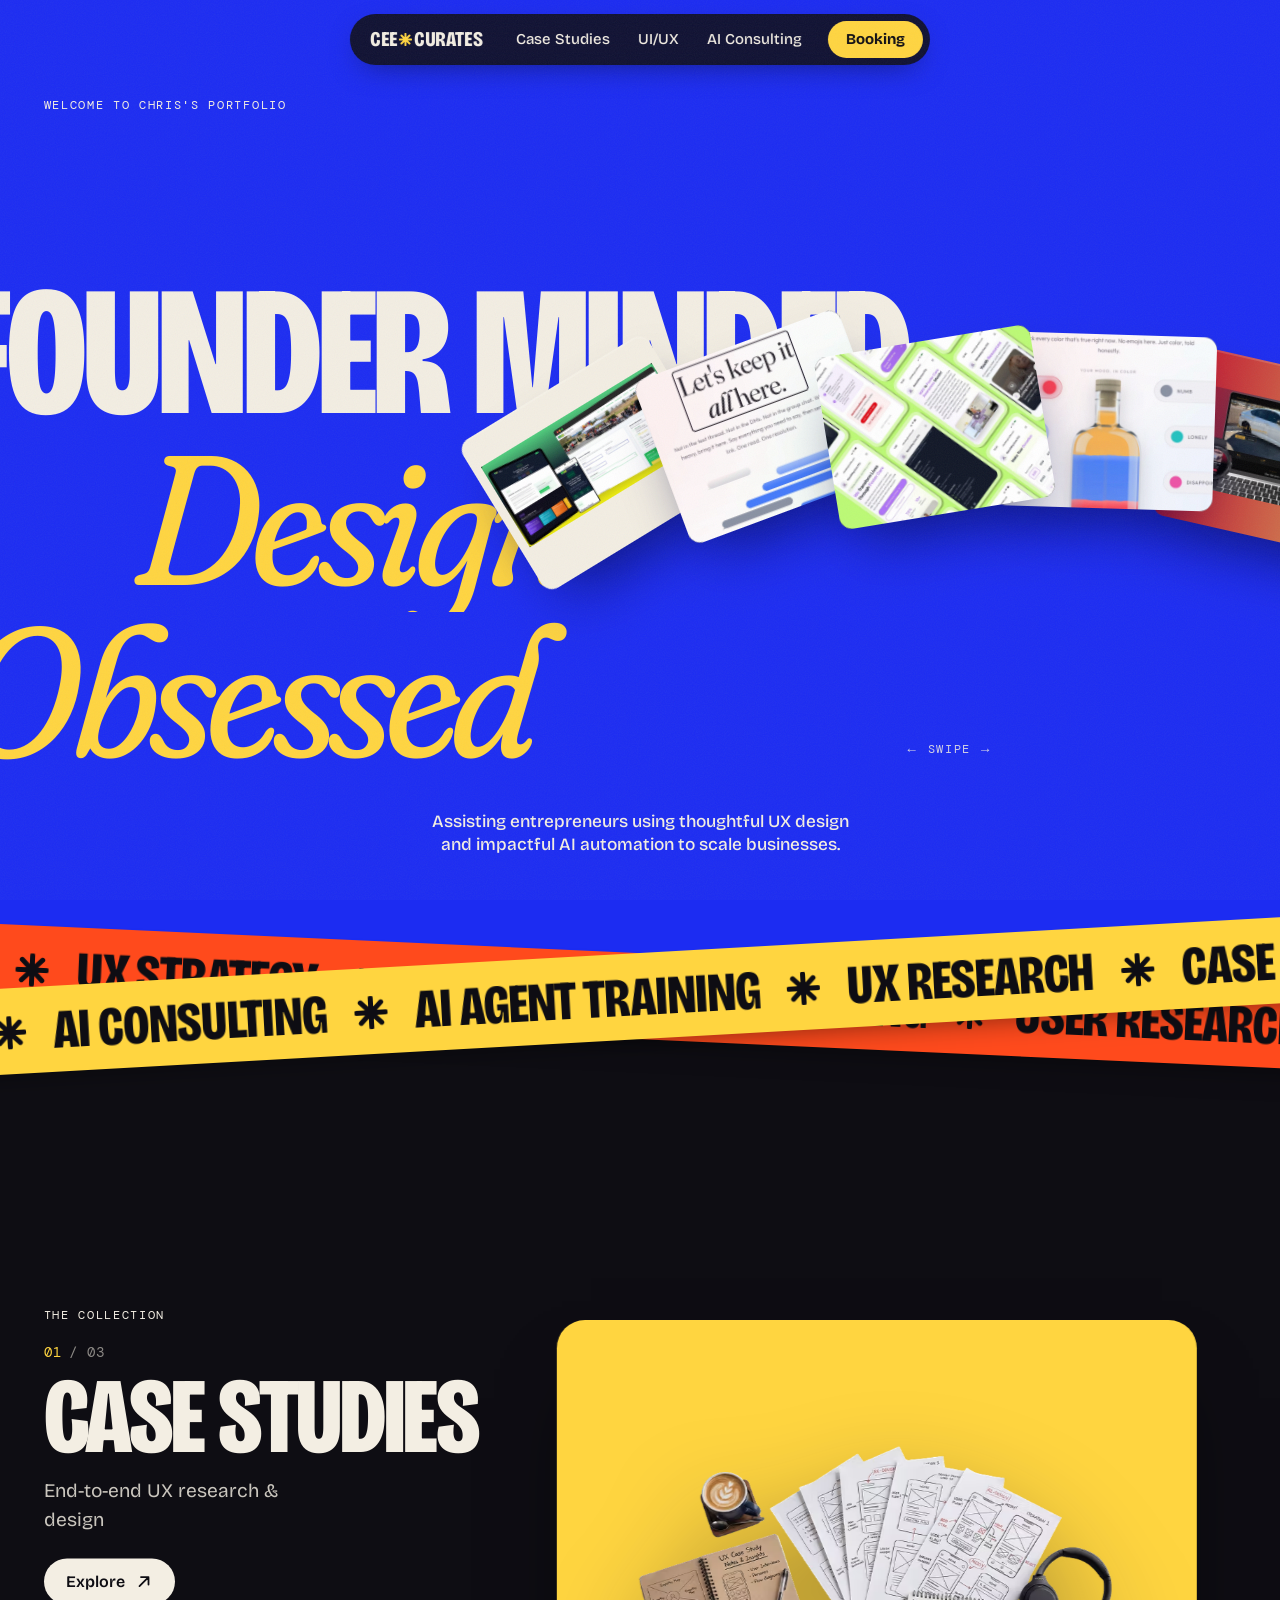
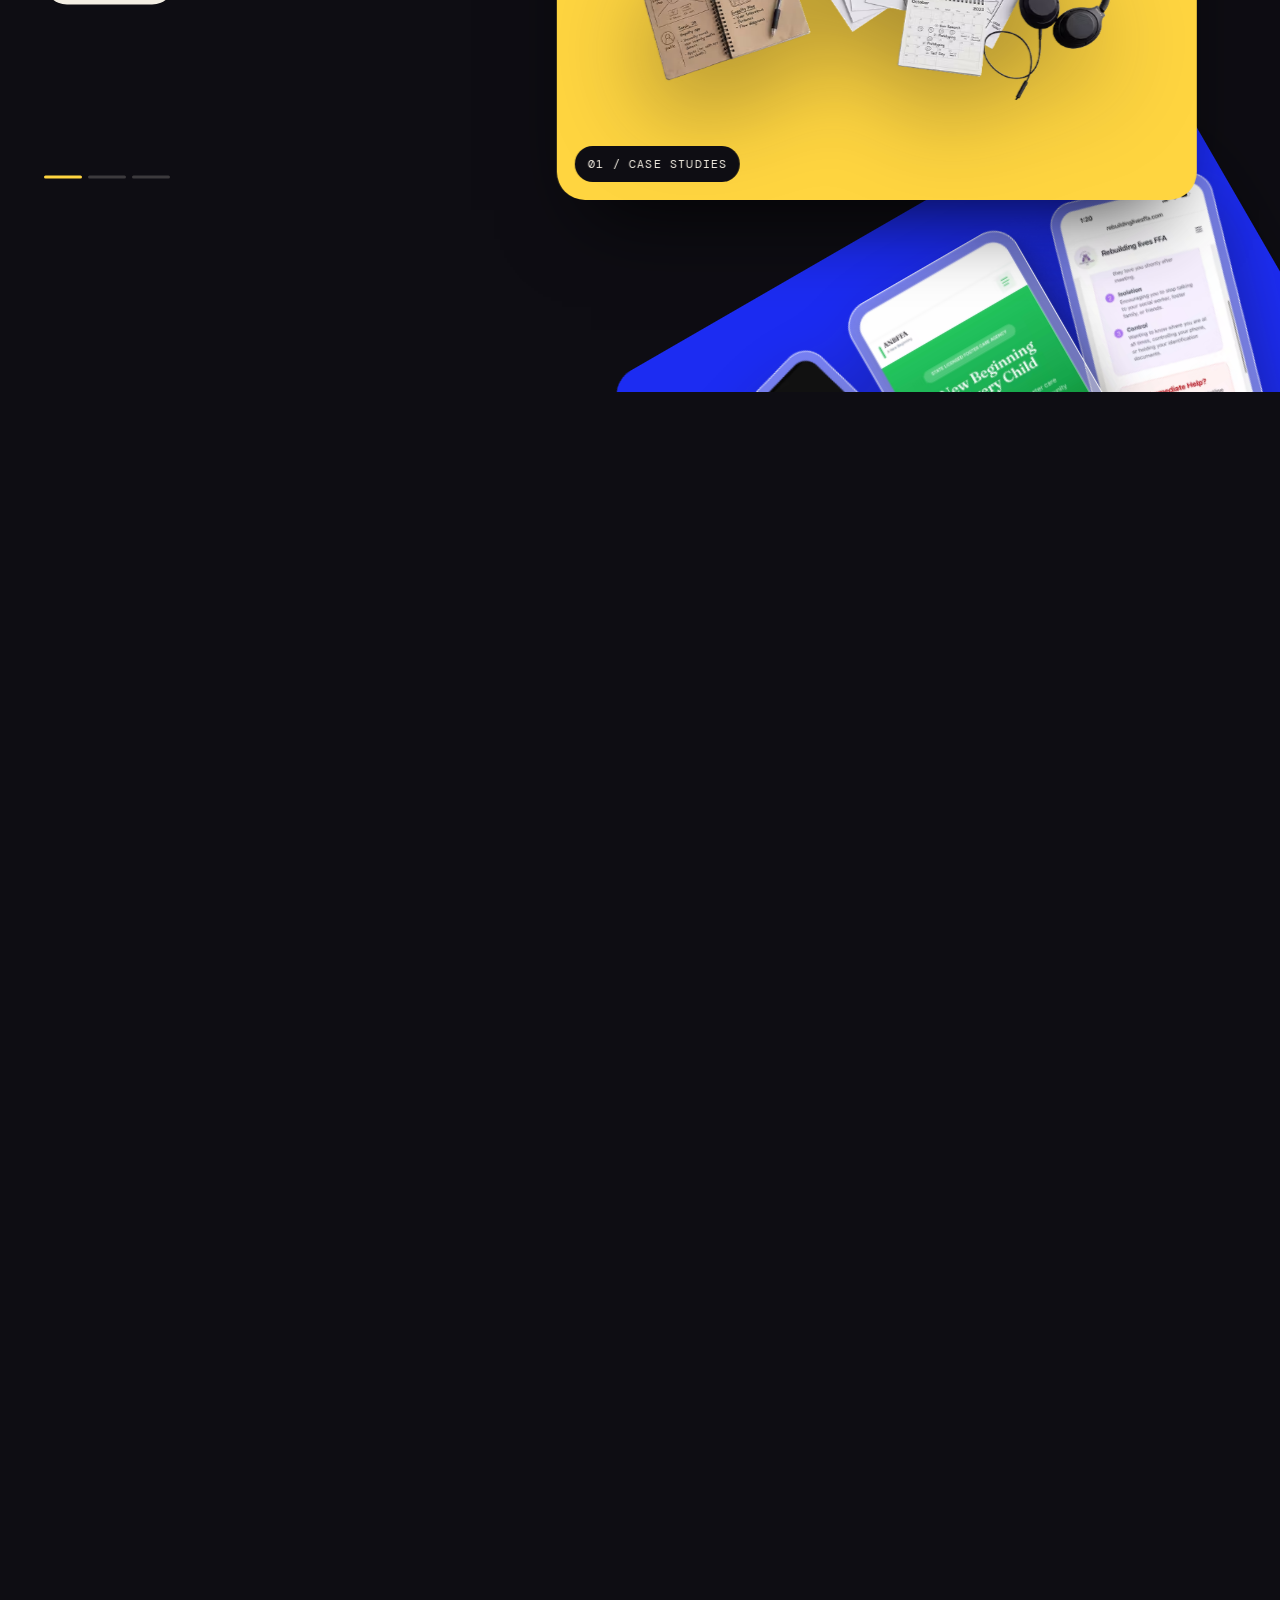
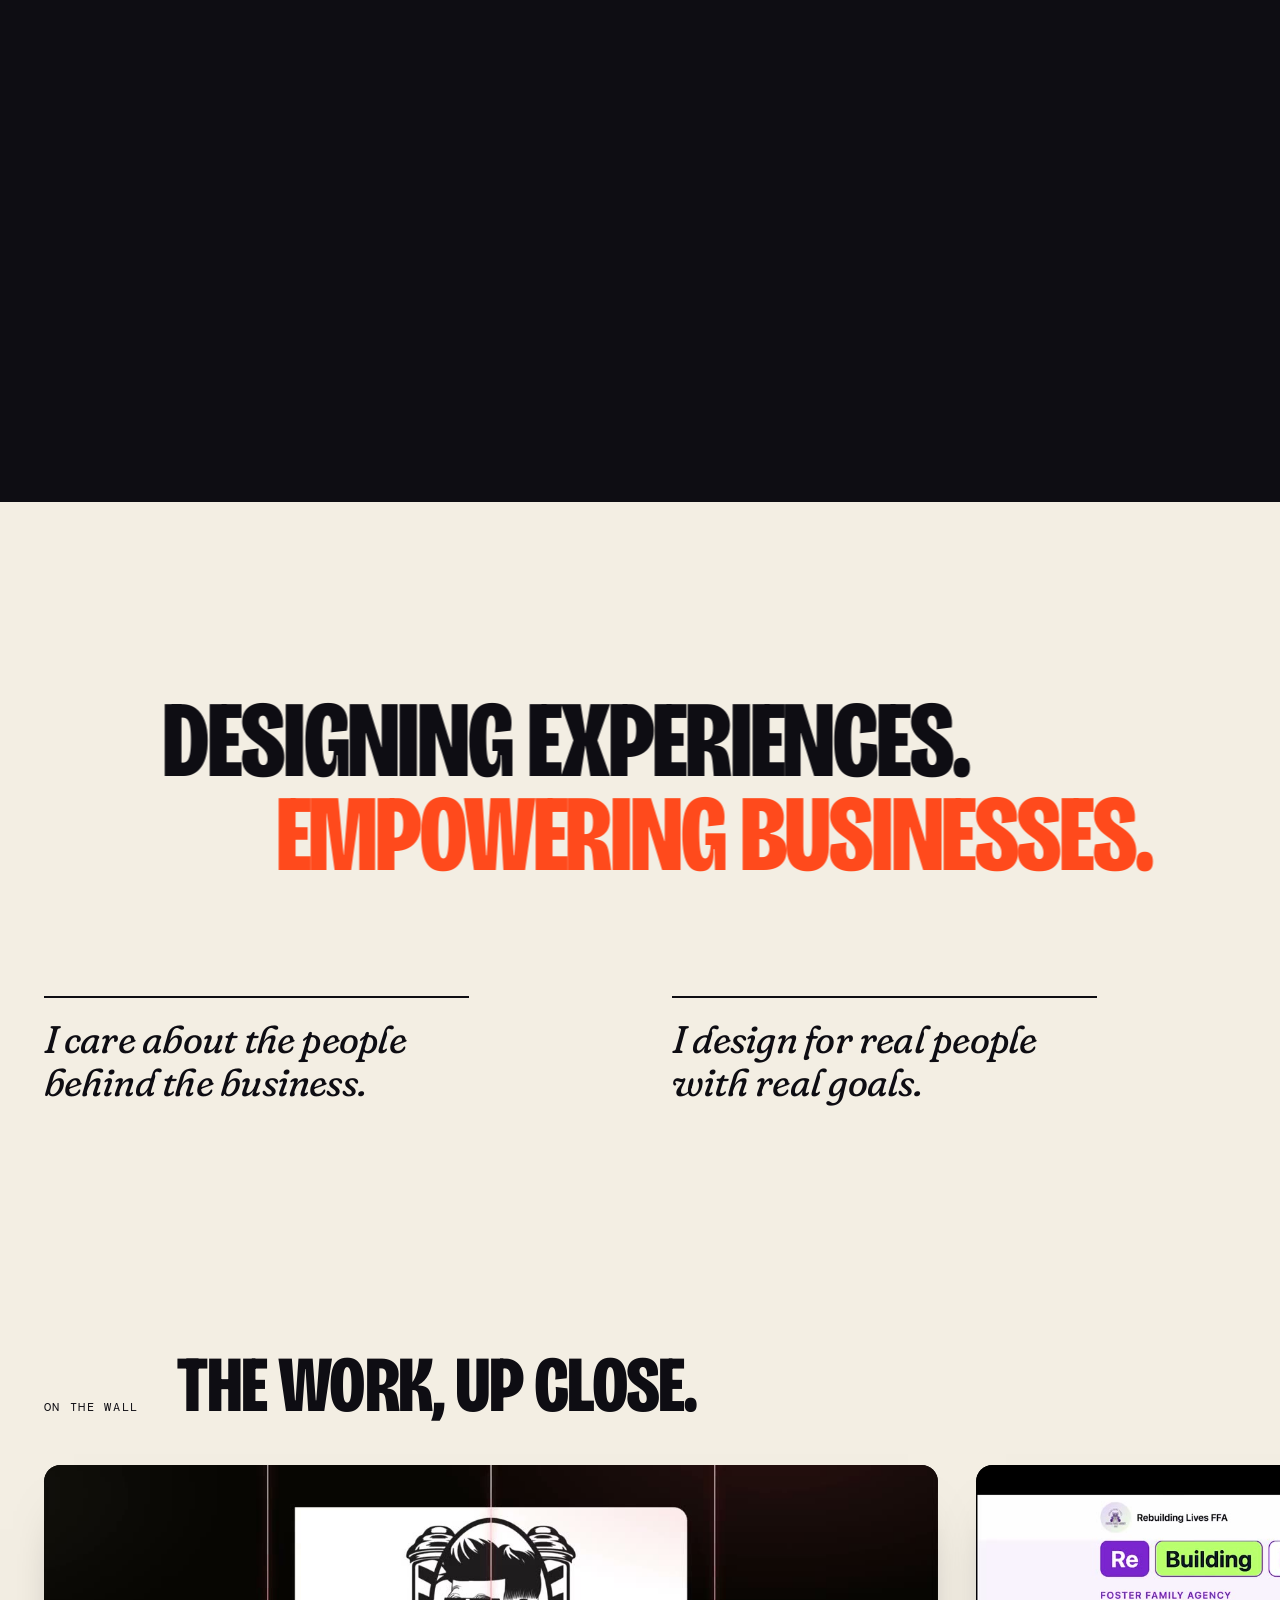
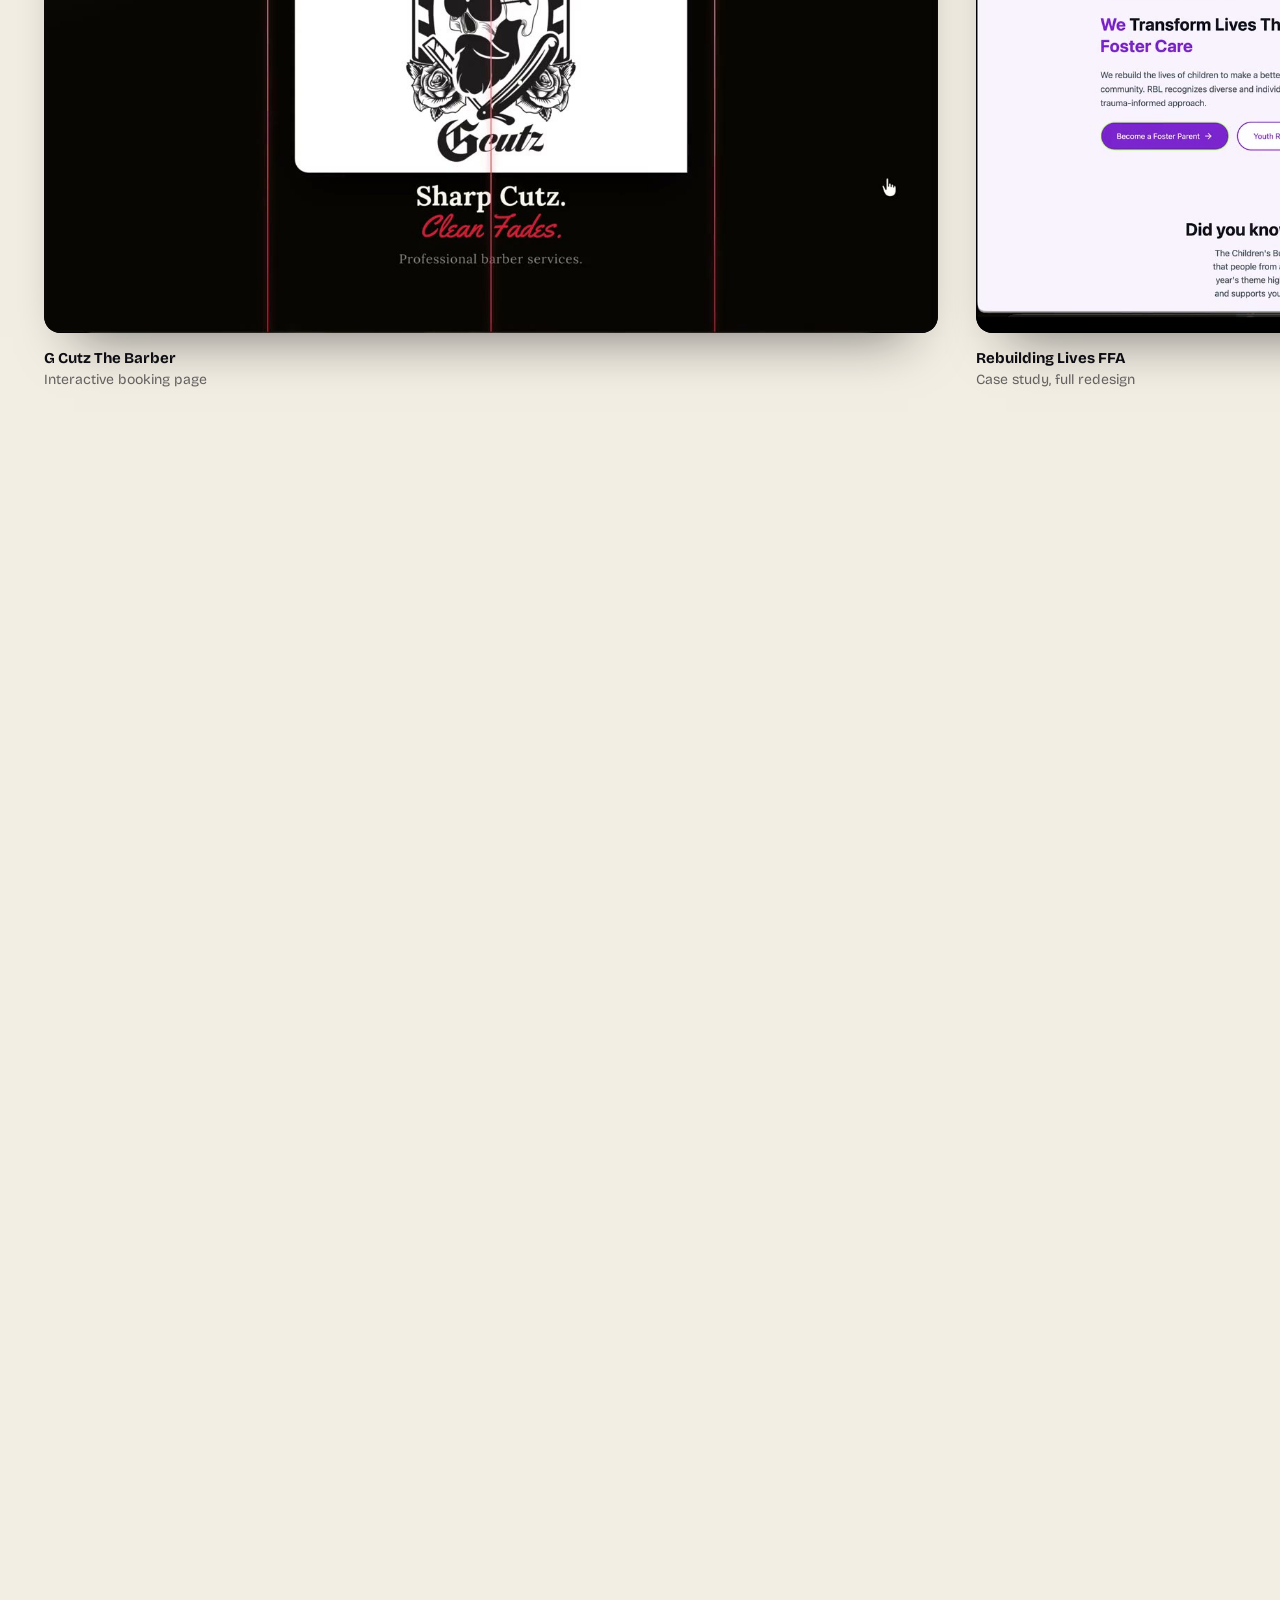
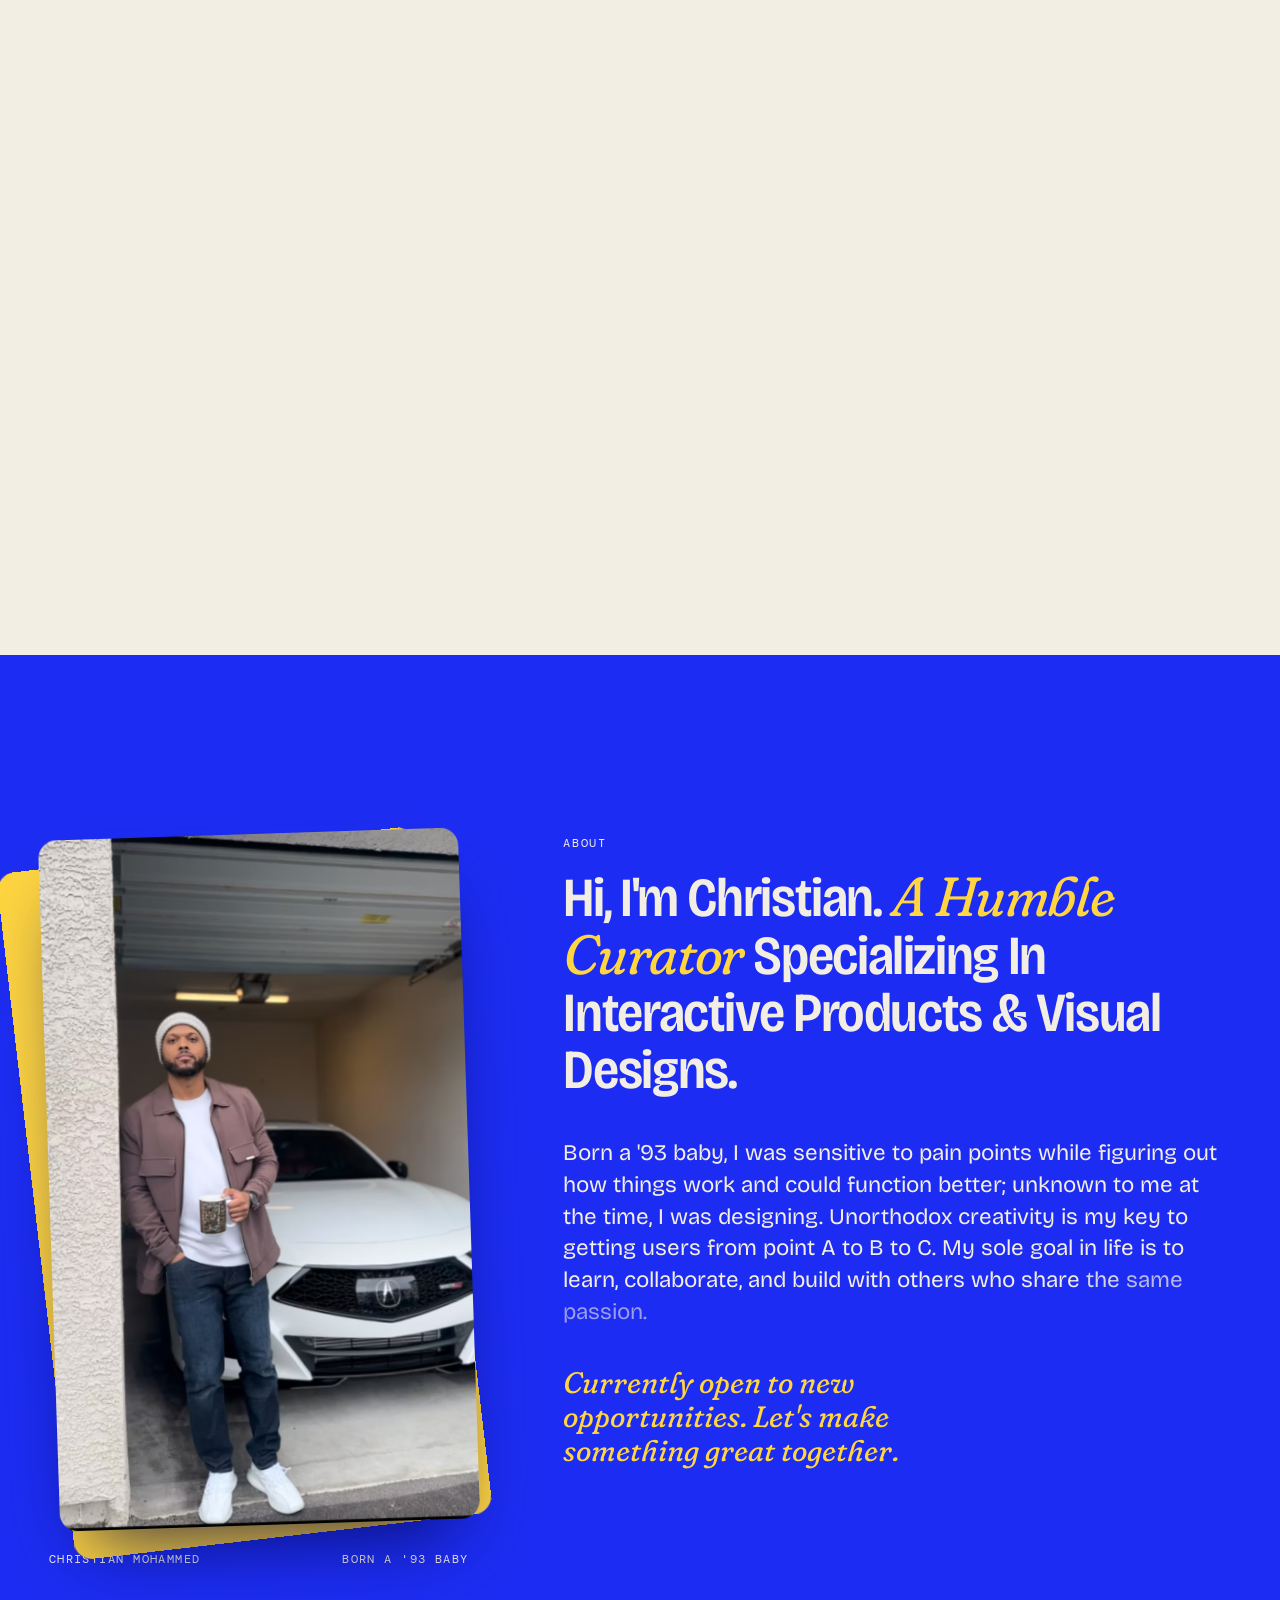
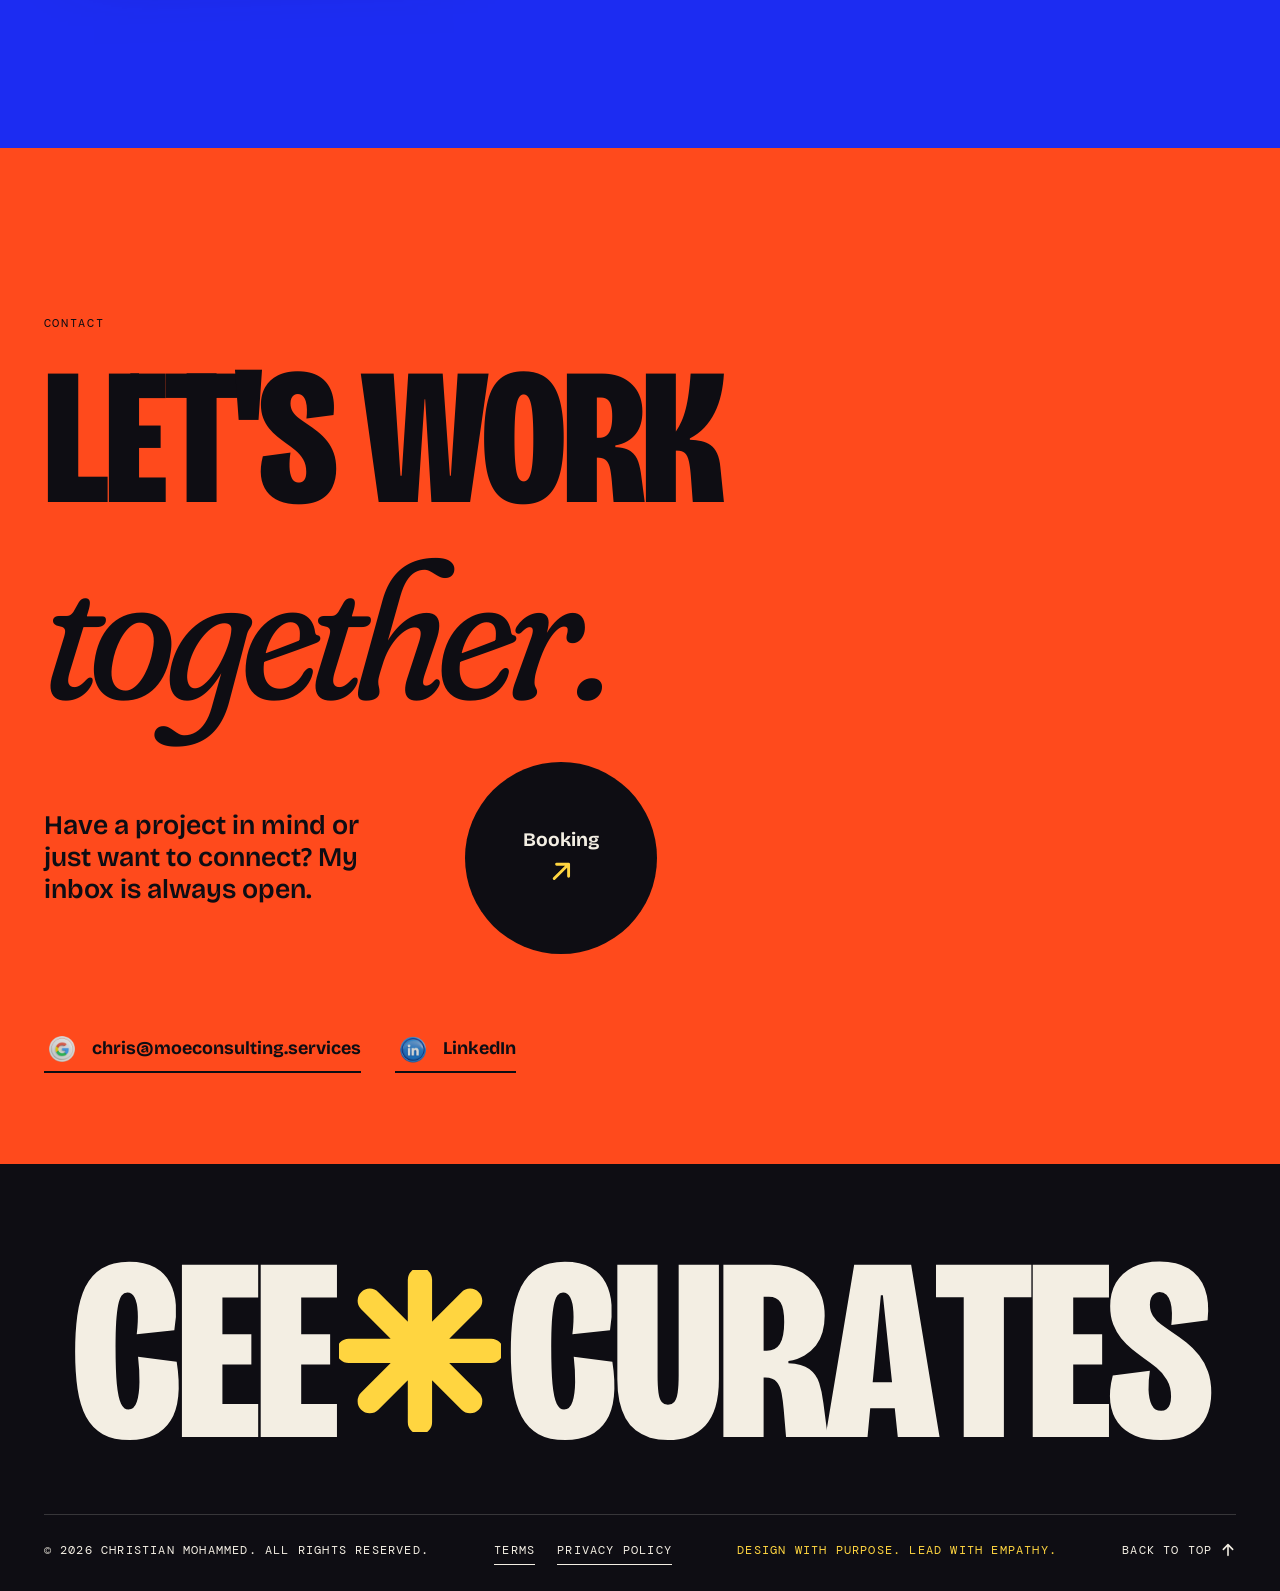
<file: index.html>
<!doctype html>
<html lang="en">
<head>
<meta charset="utf-8">
<meta name="viewport" content="width=device-width, initial-scale=1, viewport-fit=cover">
<title>Cee Curates | Christian Mohammed, Product and Visual Designer</title>
<meta name="description" content="Christian Mohammed is a humble curator specializing in interactive products and visual designs. Case studies, UI/UX and AI consulting.">
<meta name="theme-color" content="#1c2cf2">
<link rel="canonical" href="https://ceecurates.com/">
<link rel="icon" href="assets/img/favicon.svg" type="image/svg+xml">
<link rel="apple-touch-icon" href="assets/img/apple-touch-icon.png">
<meta property="og:site_name" content="Cee Curates">
<meta property="og:title" content="Cee Curates | Christian Mohammed">
<meta property="og:description" content="Designing experiences. Empowering businesses.">
<meta property="og:type" content="website">
<meta property="og:url" content="https://ceecurates.com/">
<meta property="og:image" content="https://ceecurates.com/assets/img/og.jpg">
<meta property="og:image:width" content="1200">
<meta property="og:image:height" content="630">
<meta name="twitter:card" content="summary_large_image">
<script type="application/ld+json">
{"@context":"https://schema.org","@type":"Person","name":"Christian Mohammed","url":"https://ceecurates.com/","jobTitle":"Product and Visual Designer","email":"chris@moeconsulting.services","description":"A humble curator specializing in interactive products and visual designs.","knowsAbout":["UX Research","UI Design","AI Consulting","AI Agent Training"],"sameAs":["https://www.linkedin.com/in/christian-mohammed-1916bb169/"]}
</script>
<link rel="preconnect" href="https://fonts.googleapis.com">
<link rel="preconnect" href="https://fonts.gstatic.com" crossorigin>
<link href="https://fonts.googleapis.com/css2?family=Bricolage+Grotesque:opsz,wdth,wght@12..96,75..100,200..800&family=DM+Mono:wght@400;500&family=Fraunces:ital,opsz,wght,SOFT,WONK@1,9..144,300..600,0..100,0..1&display=swap" rel="stylesheet">
<link rel="preload" as="image" href="assets/img/fan-rbl.avif">
<link rel="stylesheet" href="css/style.css">
<script>
(function () {
  var c = ' js';
  var reduce = window.matchMedia && matchMedia('(prefers-reduced-motion: reduce)').matches;
  c += reduce ? ' reduce' : ' motion';
  var seen = false;
  try { seen = sessionStorage.getItem('cc-seen') === '1'; } catch (e) {}
  if (reduce || seen) c += ' skip-loader';
  document.documentElement.className += c;
})();
</script>
</head>
<body>

<svg class="sprite" aria-hidden="true" focusable="false">
  <symbol id="burst" viewBox="0 0 100 100">
    <path d="M50 6v88M6 50h88M19 19l62 62M81 19 19 81" fill="none" stroke="currentColor" stroke-width="15" stroke-linecap="round"/>
  </symbol>
  <symbol id="arrow" viewBox="0 0 24 24">
    <path d="M6 18 18 6M8 6h10v10" fill="none" stroke="currentColor" stroke-width="2.4" stroke-linecap="round" stroke-linejoin="round"/>
  </symbol>
  <symbol id="arrow-up" viewBox="0 0 24 24">
    <path d="M12 20V4M5 11l7-7 7 7" fill="none" stroke="currentColor" stroke-width="2.4" stroke-linecap="round" stroke-linejoin="round"/>
  </symbol>
</svg>

<a class="skip" href="#main">Skip to main content</a>

<div class="loader" data-loader aria-hidden="true">
  <div class="loader__mark">Cee<svg class="burst"><use href="#burst"/></svg>Curates</div>
  <div class="loader__row">
    <span>Hanging the work</span>
    <span class="loader__count" data-loader-count>000</span>
  </div>
</div>

<header class="nav" data-nav>
  <a class="nav__brand" href="#top" aria-label="Cee Curates, back to top">Cee<svg class="burst"><use href="#burst"/></svg>Curates</a>
  <nav class="nav__links" aria-label="Primary">
    <a href="case-studies/">Case Studies</a>
    <a href="uiux/">UI/UX</a>
    <a href="ai-consulting/">AI Consulting</a>
  </nav>
  <a class="nav__cta" href="mailto:chris@moeconsulting.services?subject=Booking">Booking</a>
  <button class="nav__toggle" type="button" aria-expanded="false" aria-controls="menu" data-menu-toggle>
    <span class="nav__toggle-label">Menu</span>
  </button>
</header>

<div class="menu" id="menu" data-menu hidden>
  <nav class="menu__links" aria-label="Mobile">
    <a href="case-studies/" data-menu-link><span>01</span>Case Studies</a>
    <a href="uiux/" data-menu-link><span>02</span>UI/UX</a>
    <a href="ai-consulting/" data-menu-link><span>03</span>AI Consulting</a>
  </nav>
  <div class="menu__foot">
    <a href="mailto:chris@moeconsulting.services?subject=Booking">Booking</a>
    <a href="https://www.linkedin.com/in/christian-mohammed-1916bb169/" target="_blank" rel="noopener">LinkedIn</a>
  </div>
</div>

<main id="main">

  <!-- HERO -->
  <section class="hero" id="top" data-hero>
    <div class="hero__meta">
      <p class="eyebrow">Welcome to Chris's Portfolio</p>
    </div>

    <h1 class="hero__title" aria-label="Founder minded, design obsessed">
      <span class="mask" style="--i:0" data-line="-1"><span>Founder minded,</span></span>
      <span class="mask mask--boss" style="--i:1" data-line="1"><span><em>Design</em></span></span>
      <span class="mask mask--boss" style="--i:2" data-line="-1"><span><em>Obsessed</em></span></span>
    </h1>

    <div class="fan" data-fan aria-hidden="true">
      <figure class="fcard fcard--bone fcard--contain"><img src="assets/img/anb.avif" alt="" width="1104" height="520"></figure>
      <figure class="fcard"><img src="assets/img/fan-kiah-chat.avif" alt="" width="1000" height="800"></figure>
      <figure class="fcard"><img src="assets/img/fan-rbl.avif" alt="" width="1000" height="800"></figure>
      <figure class="fcard"><img src="assets/img/fan-kiah-bottle.avif" alt="" width="1000" height="800"></figure>
      <figure class="fcard fcard--monarch fcard--contain"><img src="assets/img/monarch.avif" alt="" width="1104" height="520"></figure>
      <p class="fan__hint" data-fan-hint><span class="fan__arrow fan__arrow--l">&larr;</span>Swipe<span class="fan__arrow fan__arrow--r">&rarr;</span></p>
    </div>

    <div class="hero__foot">
      <p class="hero__lede">Assisting entrepreneurs using thoughtful UX design and impactful AI automation to scale businesses.</p>
    </div>
  </section>

  <!-- TAPES -->
  <div class="tapes" aria-hidden="true">
    <div class="tape tape--b" data-tape="-1">
      <div class="tape__track">
        <span>User Research<svg><use href="#burst"/></svg>UX Strategy<svg><use href="#burst"/></svg>UI Design<svg><use href="#burst"/></svg>Prototyping<svg><use href="#burst"/></svg></span>
        <span>User Research<svg><use href="#burst"/></svg>UX Strategy<svg><use href="#burst"/></svg>UI Design<svg><use href="#burst"/></svg>Prototyping<svg><use href="#burst"/></svg></span>
        <span>User Research<svg><use href="#burst"/></svg>UX Strategy<svg><use href="#burst"/></svg>UI Design<svg><use href="#burst"/></svg>Prototyping<svg><use href="#burst"/></svg></span>
        <span>User Research<svg><use href="#burst"/></svg>UX Strategy<svg><use href="#burst"/></svg>UI Design<svg><use href="#burst"/></svg>Prototyping<svg><use href="#burst"/></svg></span>
      </div>
    </div>
    <div class="tape tape--a" data-tape="1">
      <div class="tape__track">
        <span>Case Studies<svg><use href="#burst"/></svg>UI/UX<svg><use href="#burst"/></svg>AI Consulting<svg><use href="#burst"/></svg>AI Agent Training<svg><use href="#burst"/></svg>UX Research<svg><use href="#burst"/></svg></span>
        <span>Case Studies<svg><use href="#burst"/></svg>UI/UX<svg><use href="#burst"/></svg>AI Consulting<svg><use href="#burst"/></svg>AI Agent Training<svg><use href="#burst"/></svg>UX Research<svg><use href="#burst"/></svg></span>
        <span>Case Studies<svg><use href="#burst"/></svg>UI/UX<svg><use href="#burst"/></svg>AI Consulting<svg><use href="#burst"/></svg>AI Agent Training<svg><use href="#burst"/></svg>UX Research<svg><use href="#burst"/></svg></span>
        <span>Case Studies<svg><use href="#burst"/></svg>UI/UX<svg><use href="#burst"/></svg>AI Consulting<svg><use href="#burst"/></svg>AI Agent Training<svg><use href="#burst"/></svg>UX Research<svg><use href="#burst"/></svg></span>
      </div>
    </div>
  </div>

  <!-- THE COLLECTION (rotating wheel) -->
  <section class="collection" id="work" data-collection aria-label="The collection">
    <div class="collection__stage">
      <div class="collection__copy">
        <p class="eyebrow">The Collection</p>
        <div class="counter" aria-hidden="true">
          <span class="counter__window"><span class="counter__strip" data-count><i>01</i><i>02</i><i>03</i></span></span>
          <span class="counter__of">/ 03</span>
        </div>
        <div class="ctexts">
          <article class="ctext is-active" data-ctext>
            <h2>Case Studies</h2>
            <p>End-to-end UX research &amp; design</p>
            <a class="btn" href="case-studies/">Explore<svg aria-hidden="true"><use href="#arrow"/></svg></a>
          </article>
          <article class="ctext" data-ctext>
            <h2>UI/UX</h2>
            <p>Interfaces, flows &amp; prototypes</p>
            <a class="btn" href="uiux/">Explore<svg aria-hidden="true"><use href="#arrow"/></svg></a>
          </article>
          <article class="ctext" data-ctext>
            <h2>AI Consulting</h2>
            <p>Voice agents, chat agents &amp; team training</p>
            <a class="btn" href="ai-consulting/">Explore<svg aria-hidden="true"><use href="#arrow"/></svg></a>
          </article>
        </div>
        <div class="rail" aria-hidden="true"><i class="is-active"></i><i></i><i></i></div>
      </div>

      <div class="wheel" data-wheel>
        <a class="wcard wcard--butter" href="case-studies/" data-wcard data-cursor="Explore" aria-label="Explore Case Studies">
          <img class="wcard__float wcard__float--zoom" src="assets/img/sketches.avif" alt="Notebook, wireframe sketches and headphones from a UX research session" width="1000" height="1000" loading="lazy">
          <span class="wcard__tag">01 / Case Studies</span>
        </a>
        <a class="wcard wcard--cobalt" href="uiux/" data-wcard data-cursor="Explore" aria-label="Explore UI/UX">
          <img class="wcard__float wcard__float--wide" src="assets/img/phones.avif" alt="Three phone screens showing mobile interface designs" width="1400" height="1050" loading="lazy">
          <span class="wcard__tag">02 / UI/UX</span>
        </a>
        <a class="wcard" href="ai-consulting/" data-wcard data-cursor="Explore" aria-label="Explore AI Consulting">
          <img class="wcard__fill" src="assets/img/ai.avif" alt="Illustration of AI tools, brainpower and GPU working together" width="1400" height="1400" loading="lazy">
          <span class="wcard__tag">03 / AI Consulting</span>
        </a>
      </div>
    </div>
  </section>

  <!-- STATEMENT -->
  <section class="statement" data-statement>
    <div class="statement__lines">
      <p class="statement__line" data-slide="1">Designing experiences.</p>
      <p class="statement__line statement__line--alt" data-slide="-1">Empowering businesses.</p>
    </div>
    <div class="statement__row">
      <p class="quote" data-reveal style="--i:0">I care about the people behind the business.</p>
      <p class="quote" data-reveal style="--i:1">I design for real people with real goals.</p>
    </div>
  </section>

  <!-- THE WALL (horizontal coverflow) -->
  <section class="wall" id="pieces" data-wall aria-label="Selected work">
    <div class="wall__stage">
      <header class="wall__head">
        <p class="eyebrow">On the wall</p>
        <h2>The work, up close.</h2>
      </header>
      <div class="wall__track" data-track>
        <a class="tile" href="uiux/" data-tile data-cursor="View" style="--i:0;--ar:1.91">
          <div class="tile__card tile__card--ink">
            <video muted loop playsinline preload="none" poster="assets/img/gcutz-poster.jpg" data-video>
              <source src="assets/video/gcutz.mp4" type="video/mp4">
            </video>
          </div>
          <p class="tile__cap"><strong>G Cutz The Barber</strong><em>Interactive booking page</em></p>
        </a>
        <a class="tile" href="case-studies/" data-tile data-cursor="View" style="--i:1;--ar:1.778">
          <div class="tile__card tile__card--ink">
            <video muted loop playsinline preload="none" poster="assets/img/rbl-poster.jpg" data-video aria-label="Preview of the Rebuilding Lives FFA website">
              <source src="assets/video/rbl.mp4" type="video/mp4">
            </video>
          </div>
          <p class="tile__cap"><strong>Rebuilding Lives FFA</strong><em>Case study, full redesign</em></p>
        </a>
        <div class="tile" data-tile style="--i:2;--ar:1.778">
          <div class="tile__card tile__card--ink">
            <video muted loop playsinline preload="none" poster="assets/img/kiah-poster.jpg" data-video aria-label="Preview of the Let's Keep It All Here diary app">
              <source src="assets/video/kiah.mp4" type="video/mp4">
            </video>
          </div>
          <p class="tile__cap"><strong>Let's Keep It All Here</strong><em>A private diary between loved ones</em></p>
        </div>
        <a class="tile" href="uiux/" data-tile data-cursor="View" style="--i:3;--ar:1.527">
          <div class="tile__card tile__card--ink">
            <video muted loop playsinline preload="none" poster="assets/img/monarch-poster.jpg" data-video aria-label="Preview of the Monarch Detailing website">
              <source src="assets/video/monarch.mp4" type="video/mp4">
            </video>
          </div>
          <p class="tile__cap"><strong>Monarch Car Detail Co.</strong><em>Personal project</em></p>
        </a>
        <a class="tile" href="uiux/" data-tile data-cursor="View" style="--i:4;--ar:2.065">
          <div class="tile__card tile__card--ink">
            <video muted loop playsinline preload="none" poster="assets/img/anb-poster.jpg" data-video aria-label="Preview of the A New Beginning FFA website">
              <source src="assets/video/anb.mp4" type="video/mp4">
            </video>
          </div>
          <p class="tile__cap"><strong>A New Beginning FFA</strong><em>Fresh start</em></p>
        </a>
      </div>
    </div>
  </section>

  <!-- ABOUT -->
  <section class="about" id="about" data-about>
    <div class="about__portrait" data-reveal>
      <div class="portrait" data-portrait>
        <i class="portrait__block" data-portrait-block aria-hidden="true"></i>
        <img src="assets/img/portrait.avif" alt="Christian Mohammed in a beanie and brown jacket holding a coffee mug, standing in front of a white car" width="900" height="1480" loading="lazy">
      </div>
      <p class="portrait__cap"><span>Christian Mohammed</span><span>Born a '93 baby</span></p>
    </div>
    <div class="about__copy">
      <p class="eyebrow" data-reveal>About</p>
      <h2 class="about__title" data-reveal>Hi, I'm Christian. <em>A Humble Curator</em> Specializing In Interactive Products &amp; Visual Designs.</h2>
      <p class="about__body" data-words>Born a '93 baby, I was sensitive to pain points while figuring out how things work and could function better; unknown to me at the time, I was designing. Unorthodox creativity is my key to getting users from point A to B to C. My sole goal in life is to learn, collaborate, and build with others who share the same passion.</p>
      <p class="about__open" data-reveal>Currently open to new opportunities. Let's make something great together.</p>
    </div>
  </section>

  <!-- CONTACT -->
  <section class="contact" id="contact" data-contact>
    <p class="eyebrow" data-reveal>Contact</p>
    <h2 class="contact__title" data-reveal-group>
      <span class="mask" style="--i:0"><span>Let's work</span></span>
      <span class="mask" style="--i:1"><span><em>together.</em></span></span>
    </h2>
    <div class="contact__row">
      <p class="contact__lede" data-reveal>Have a project in mind or just want to connect? My inbox is always open.</p>
      <a class="orb" href="mailto:chris@moeconsulting.services?subject=Booking" data-magnetic data-reveal aria-label="Booking, email chris@moeconsulting.services">
        <span>Booking</span>
        <svg aria-hidden="true"><use href="#arrow"/></svg>
      </a>
    </div>
    <ul class="contact__links" data-reveal>
      <li><a href="mailto:chris@moeconsulting.services"><img src="assets/img/icon-google.png" alt="" width="40" height="40" loading="lazy">chris@moeconsulting.services</a></li>
      <li><a href="https://www.linkedin.com/in/christian-mohammed-1916bb169/" target="_blank" rel="noopener"><img src="assets/img/icon-linkedin.png" alt="" width="40" height="40" loading="lazy">LinkedIn</a></li>
    </ul>
  </section>

</main>

<footer class="footer" data-reveal-group>
  <p class="footer__mark" aria-hidden="true">
    <span style="--i:0">C</span><span style="--i:1">e</span><span style="--i:2">e</span><svg class="burst" style="--i:3"><use href="#burst"/></svg><span style="--i:4">C</span><span style="--i:5">u</span><span style="--i:6">r</span><span style="--i:7">a</span><span style="--i:8">t</span><span style="--i:9">e</span><span style="--i:10">s</span>
  </p>
  <div class="footer__row">
    <p>© 2026 Christian Mohammed. All rights reserved.</p>
    <p class="footer__legal">
      <button type="button" data-dialog-open="dialog-terms">Terms</button>
      <button type="button" data-dialog-open="dialog-privacy">Privacy Policy</button>
    </p>
    <p class="footer__motto">Design with purpose. Lead with empathy.</p>
    <a class="footer__top" href="#top">Back to Top<svg aria-hidden="true"><use href="#arrow-up"/></svg></a>
  </div>
</footer>

<dialog class="sheet" id="dialog-terms" aria-labelledby="terms-title">
  <p class="eyebrow">Cee Curates</p>
  <h2 id="terms-title">Terms</h2>
  <p>This site is the portfolio of Christian Mohammed. Reaching out through this site does not create a contract or any obligation for either of us.</p>
  <p>I never sell or share your personal information. Any information retained is only the contact information you choose to send me.</p>
  <button class="btn sheet__close" type="button" data-dialog-close>Got it</button>
</dialog>

<dialog class="sheet" id="dialog-privacy" aria-labelledby="privacy-title">
  <p class="eyebrow">Cee Curates</p>
  <h2 id="privacy-title">Privacy Policy</h2>
  <p>I never sell or share your personal information.</p>
  <p>Any information retained is only the contact information you choose to send me.</p>
  <button class="btn sheet__close" type="button" data-dialog-close>Got it</button>
</dialog>

<div class="cursor" data-cursor-el aria-hidden="true"><span></span></div>

<script src="js/main.js" defer></script>
</body>
</html>
</file>
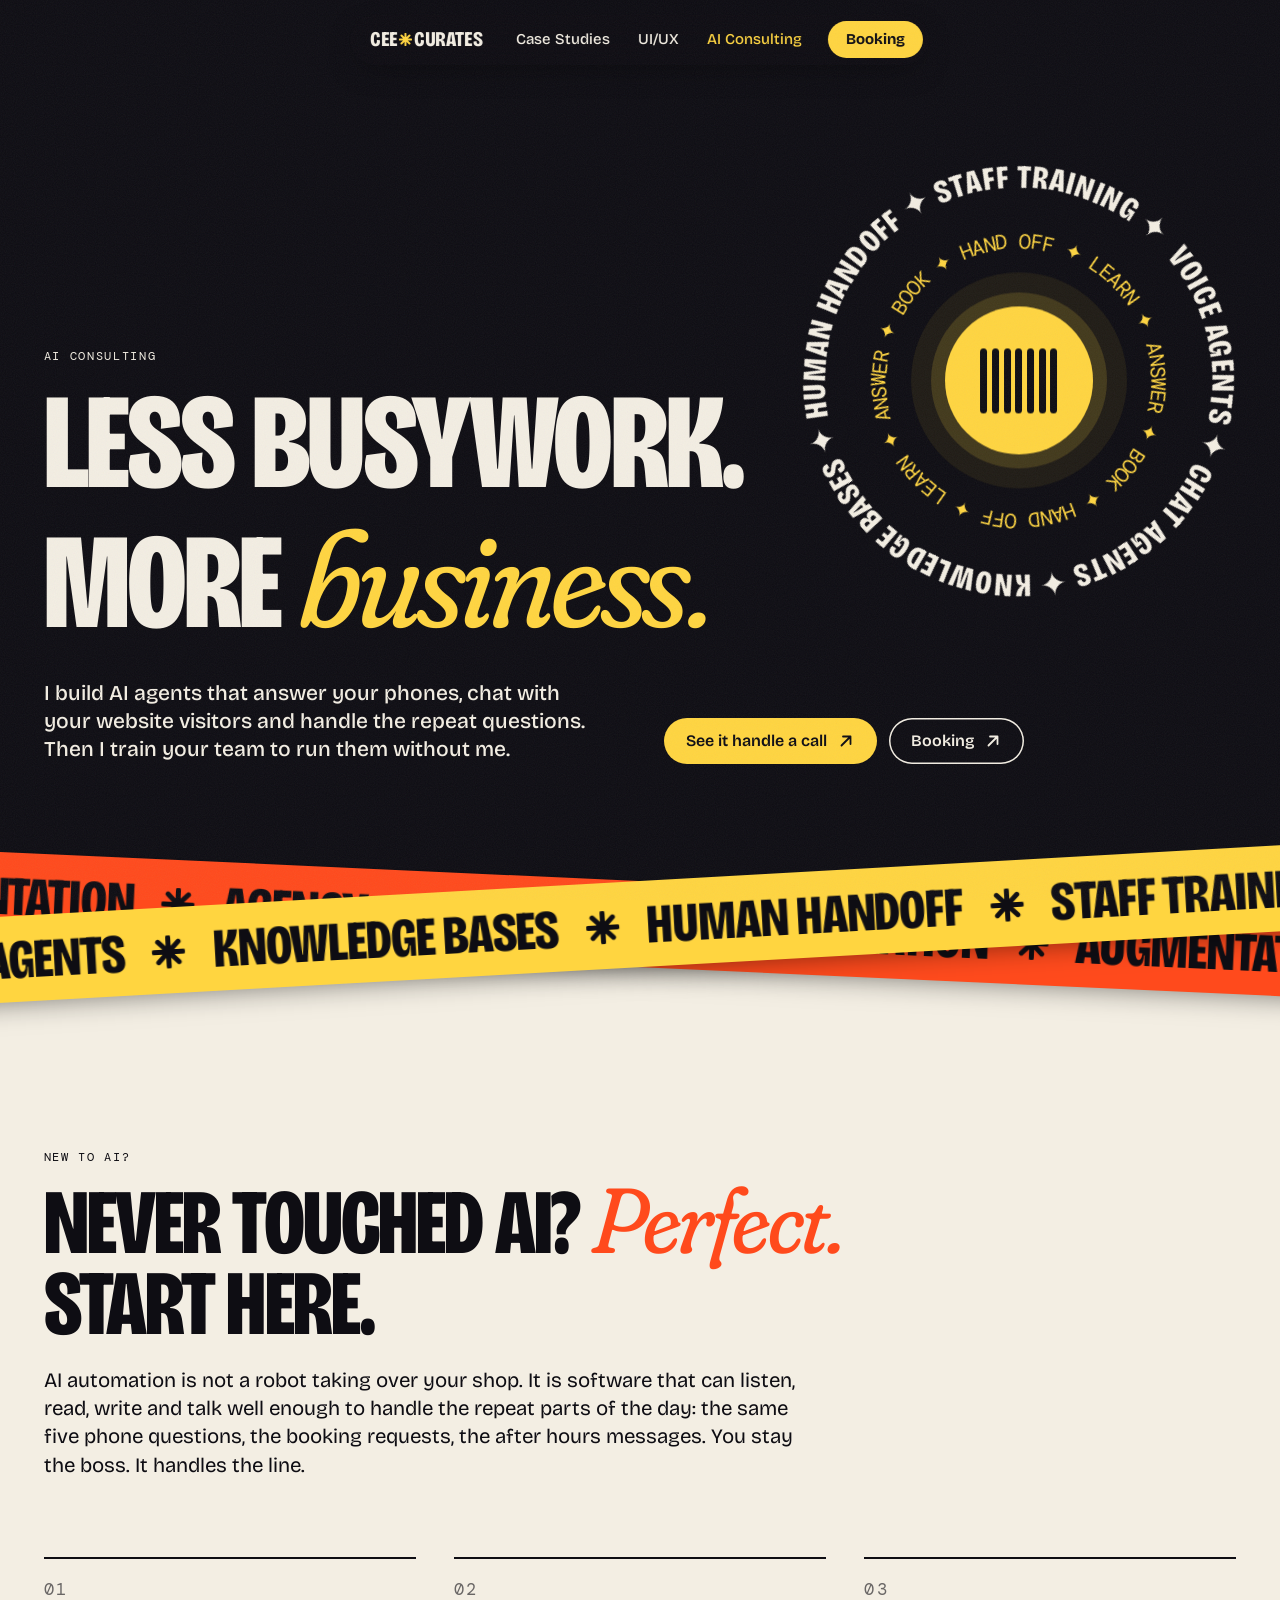
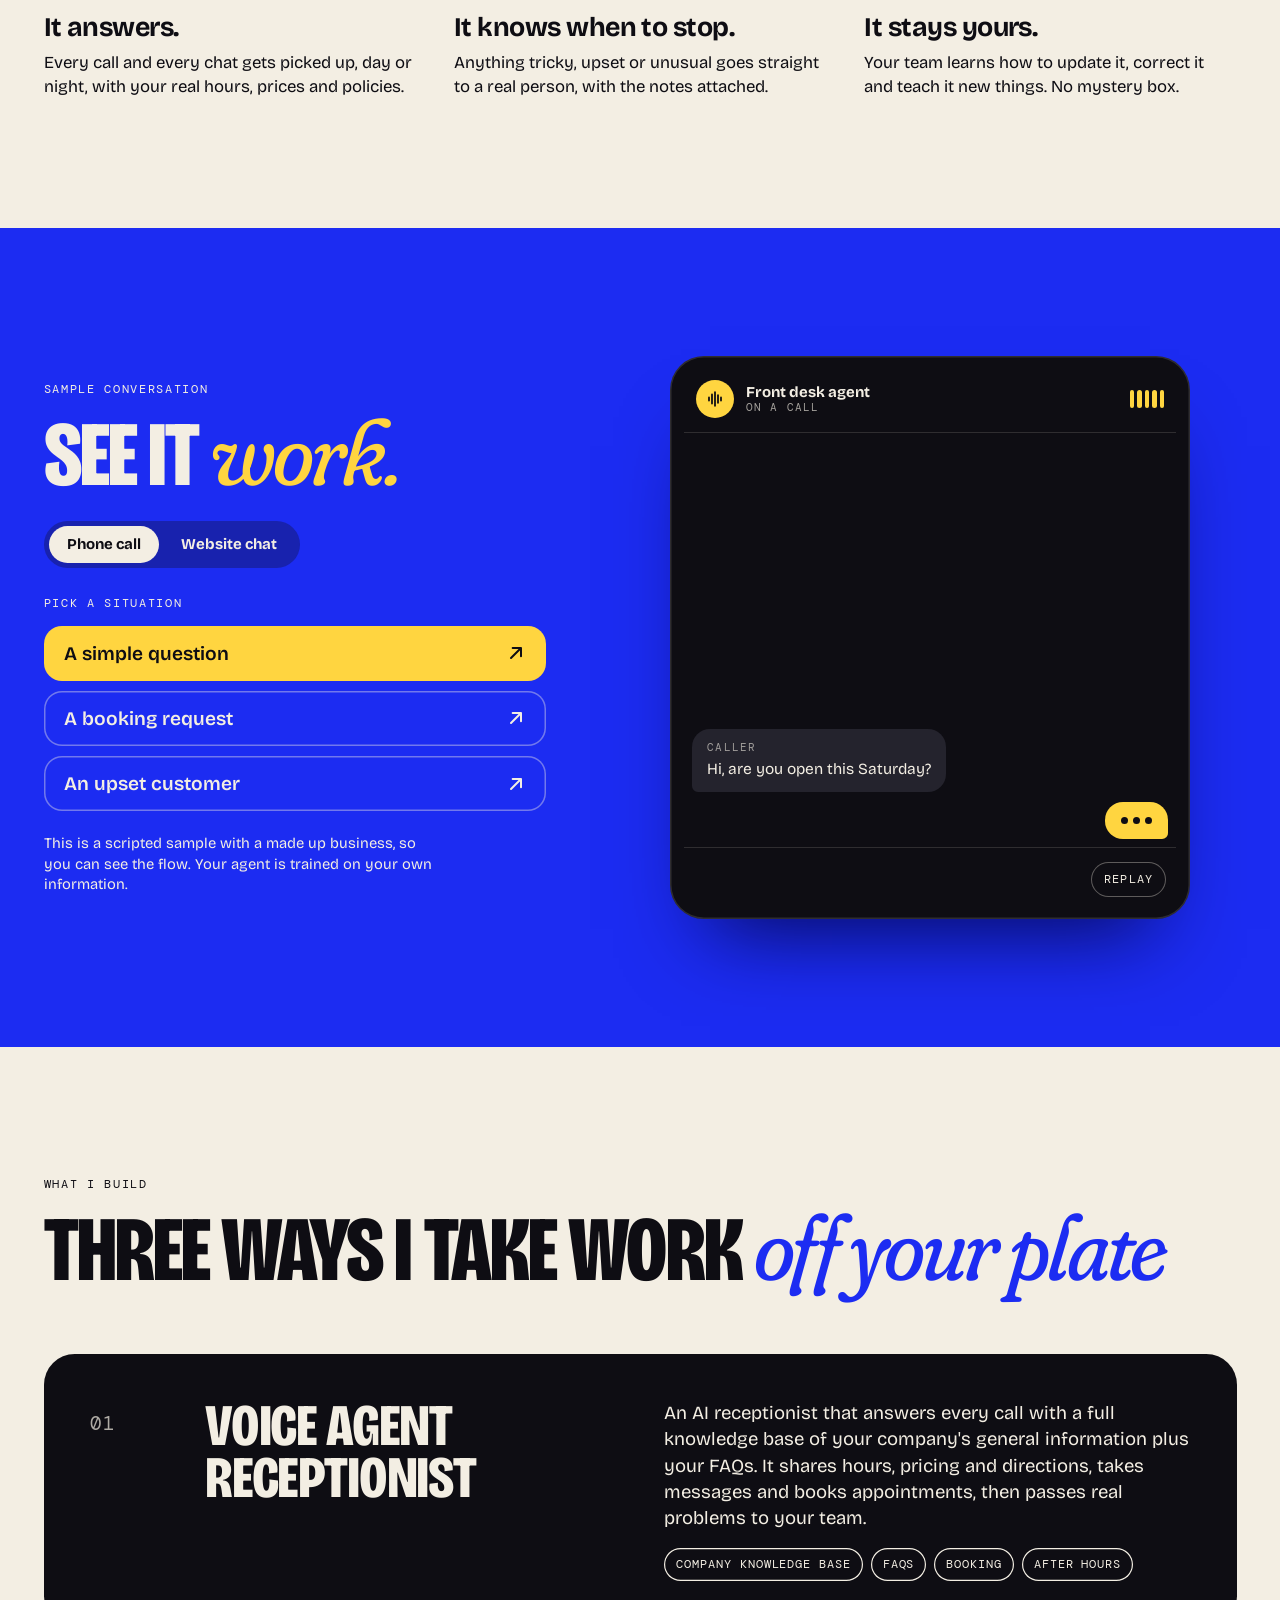
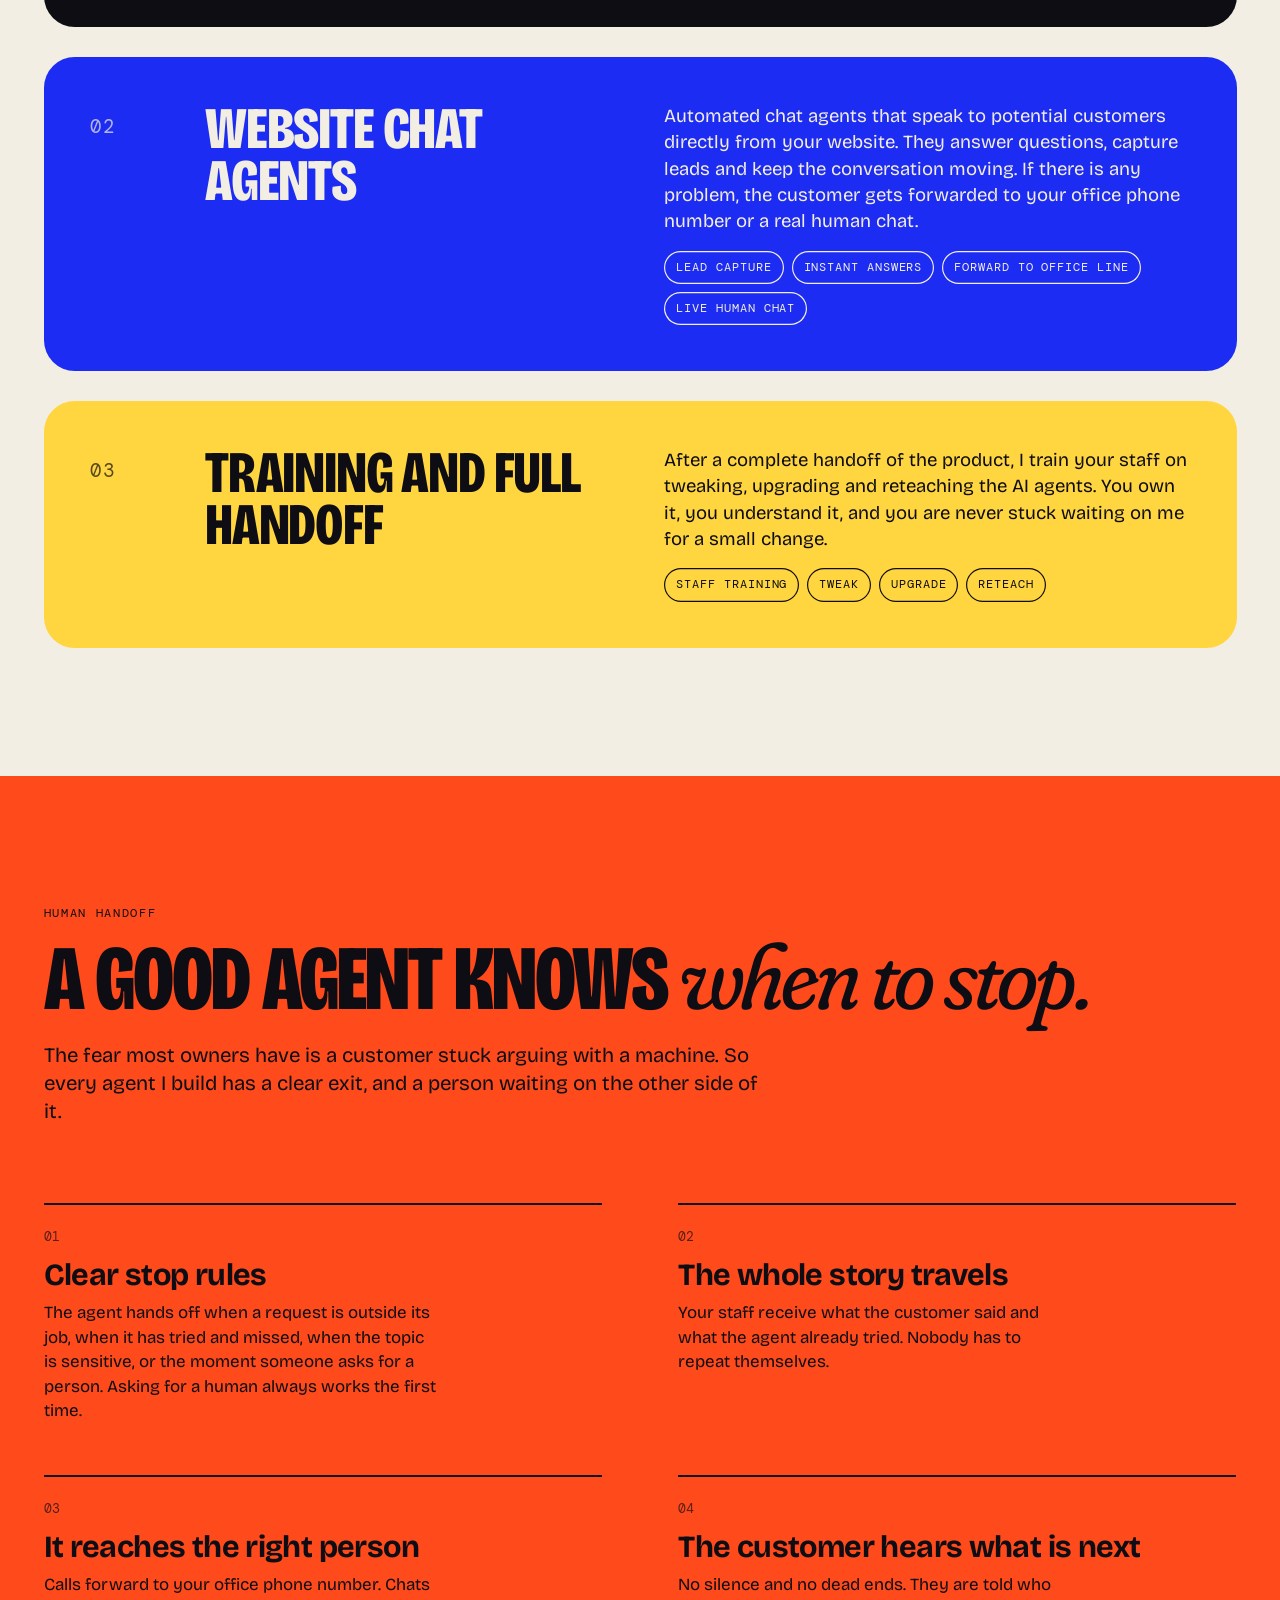
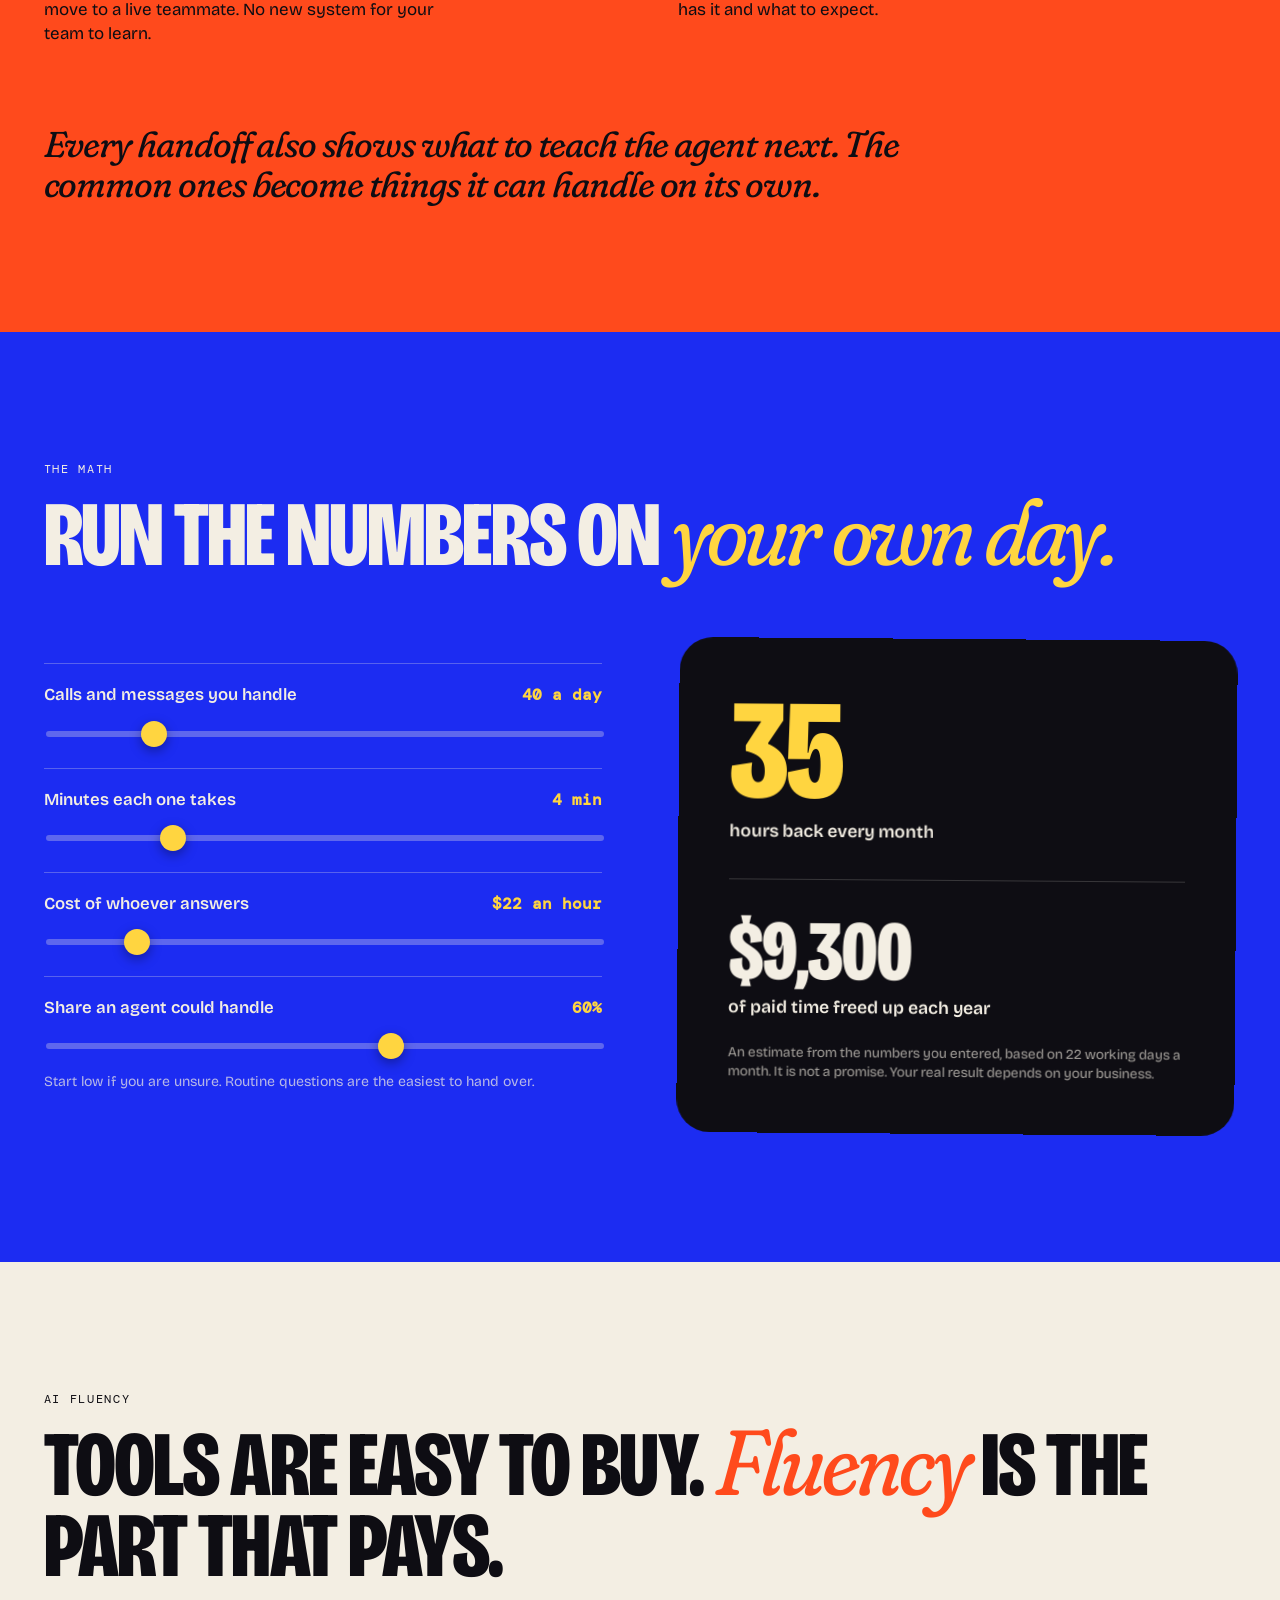
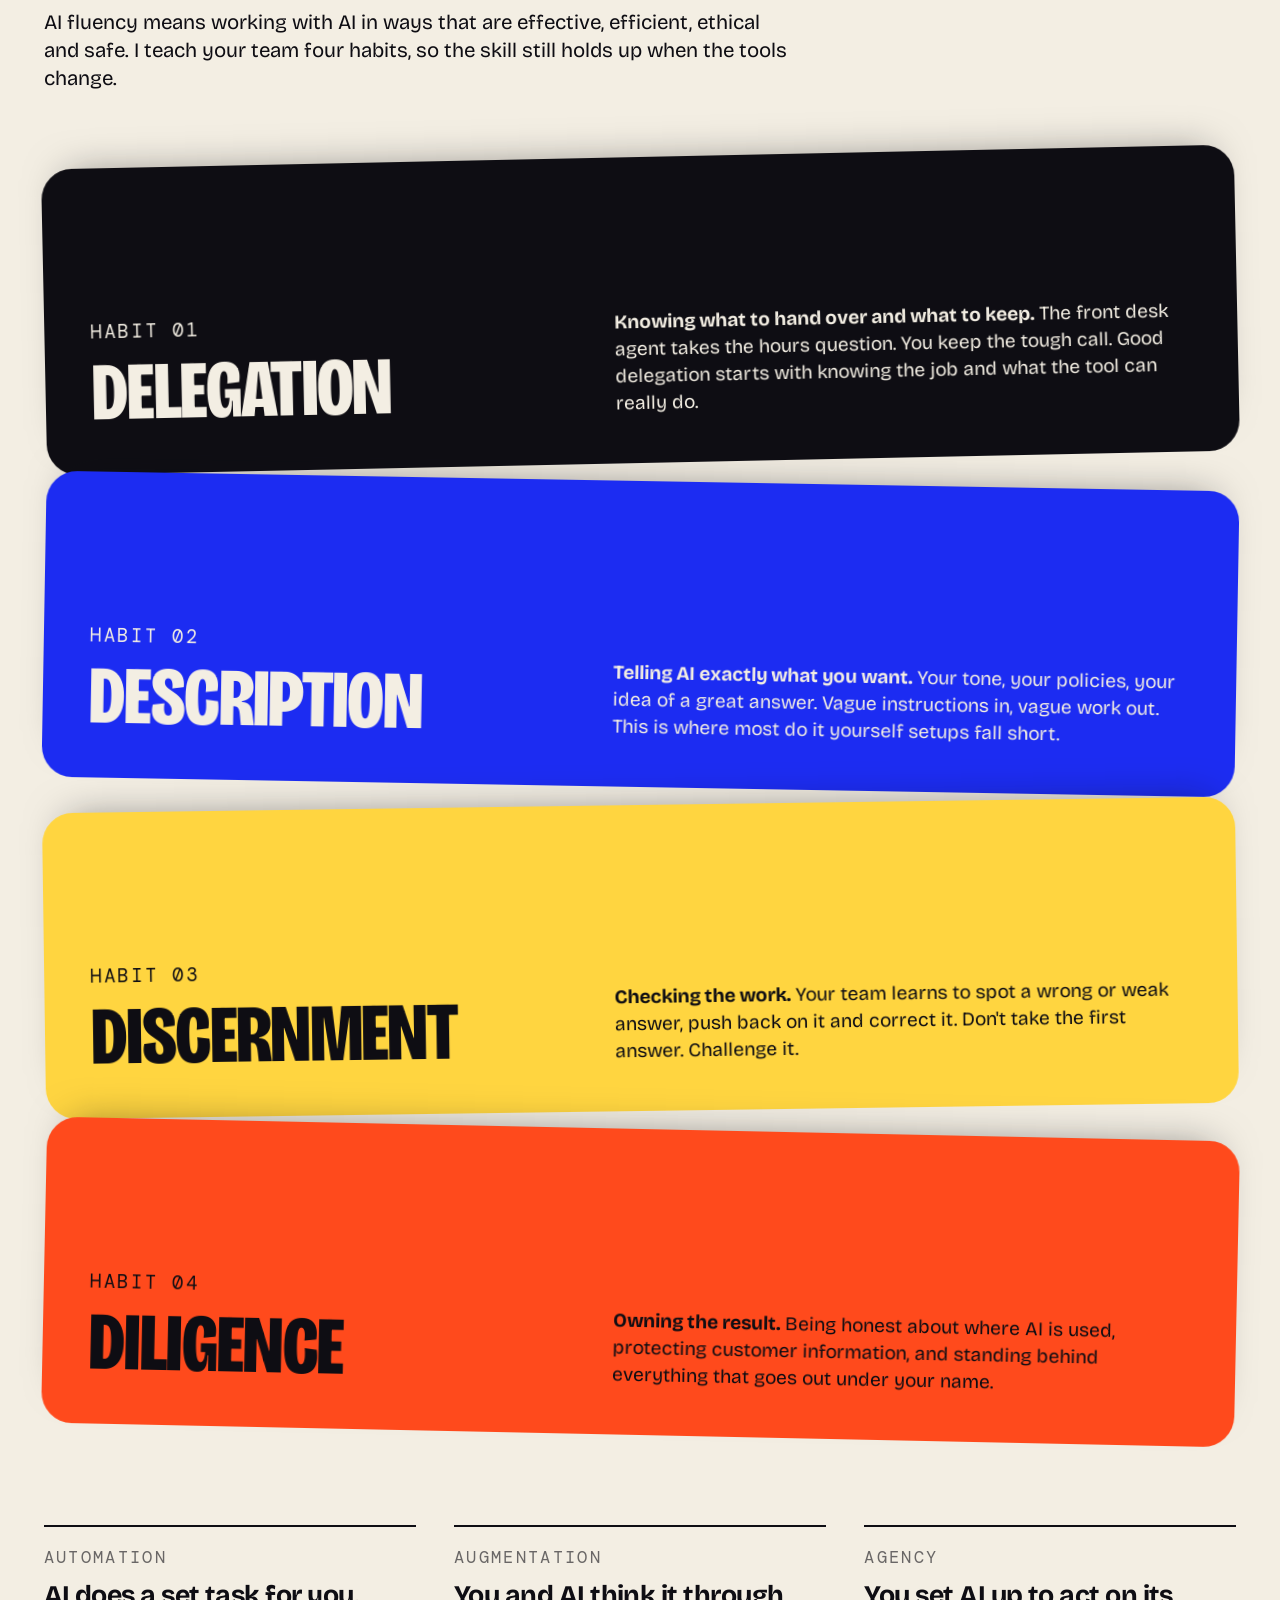
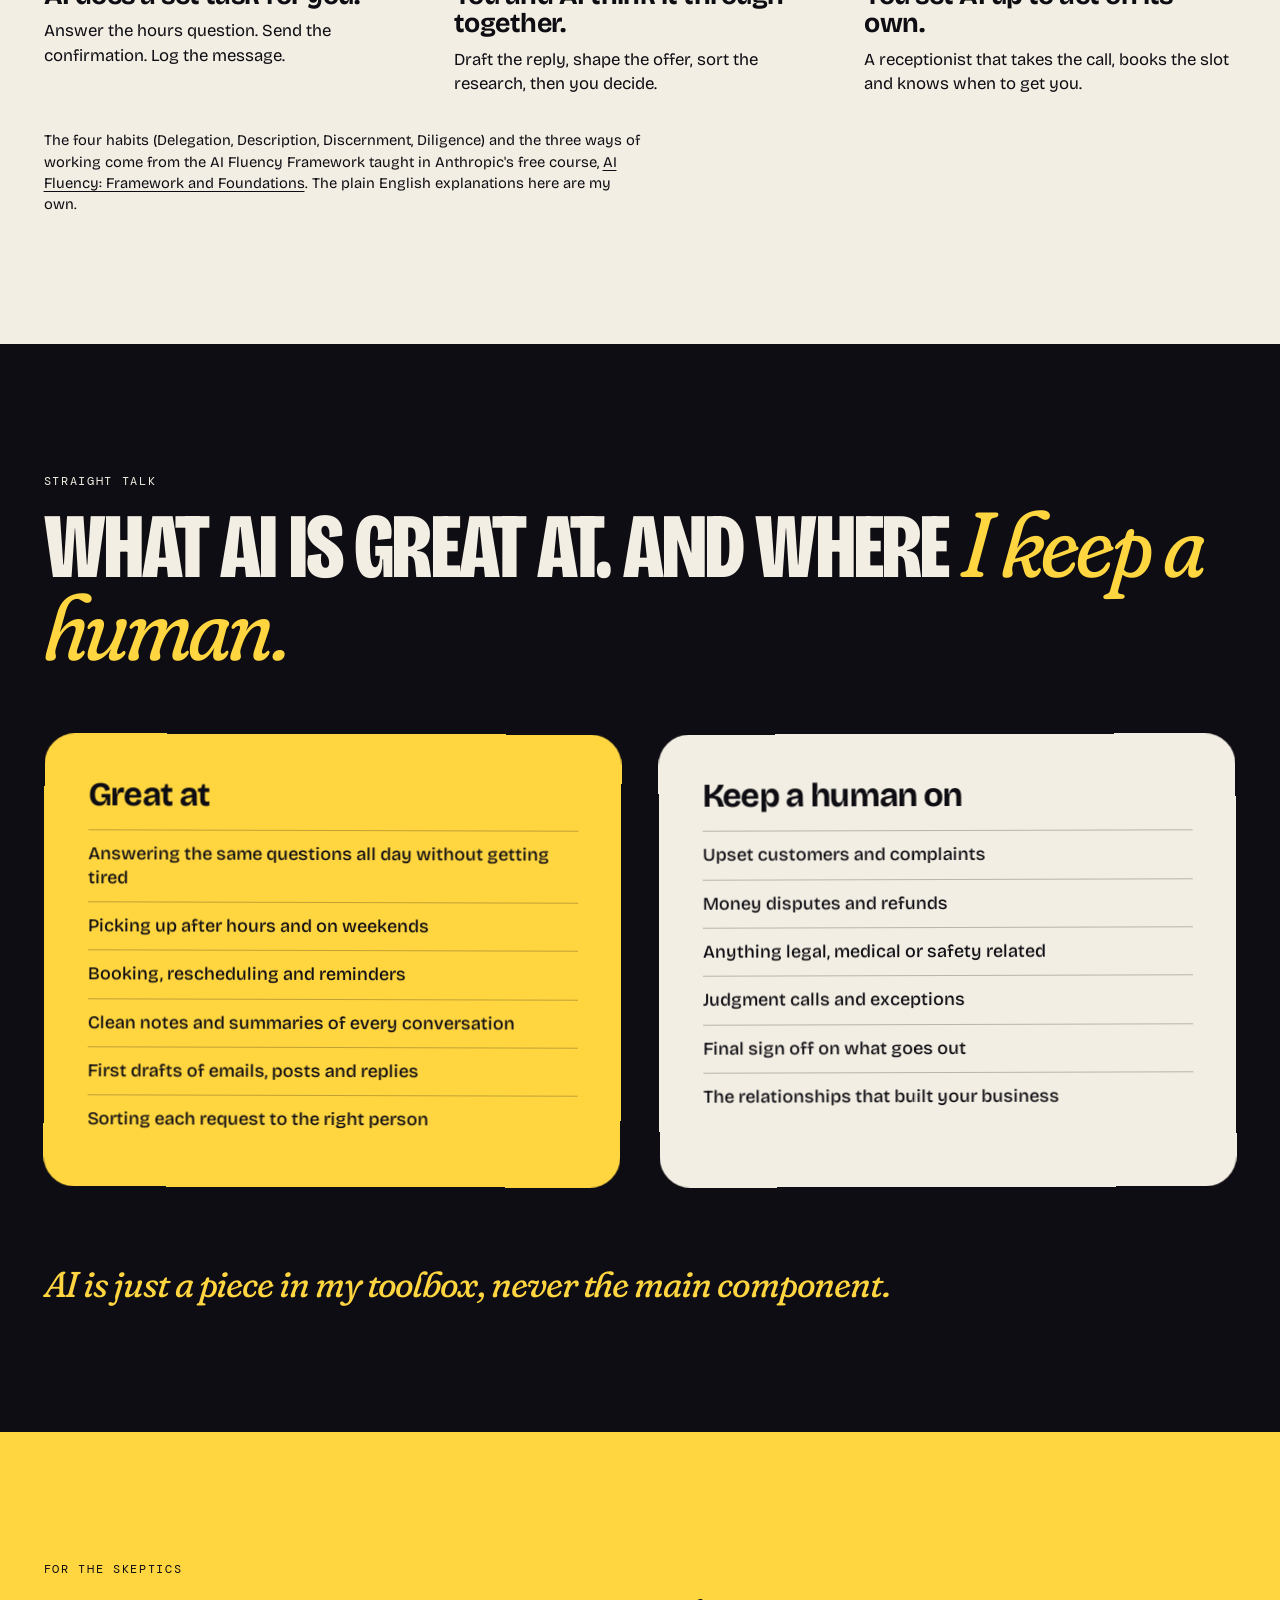
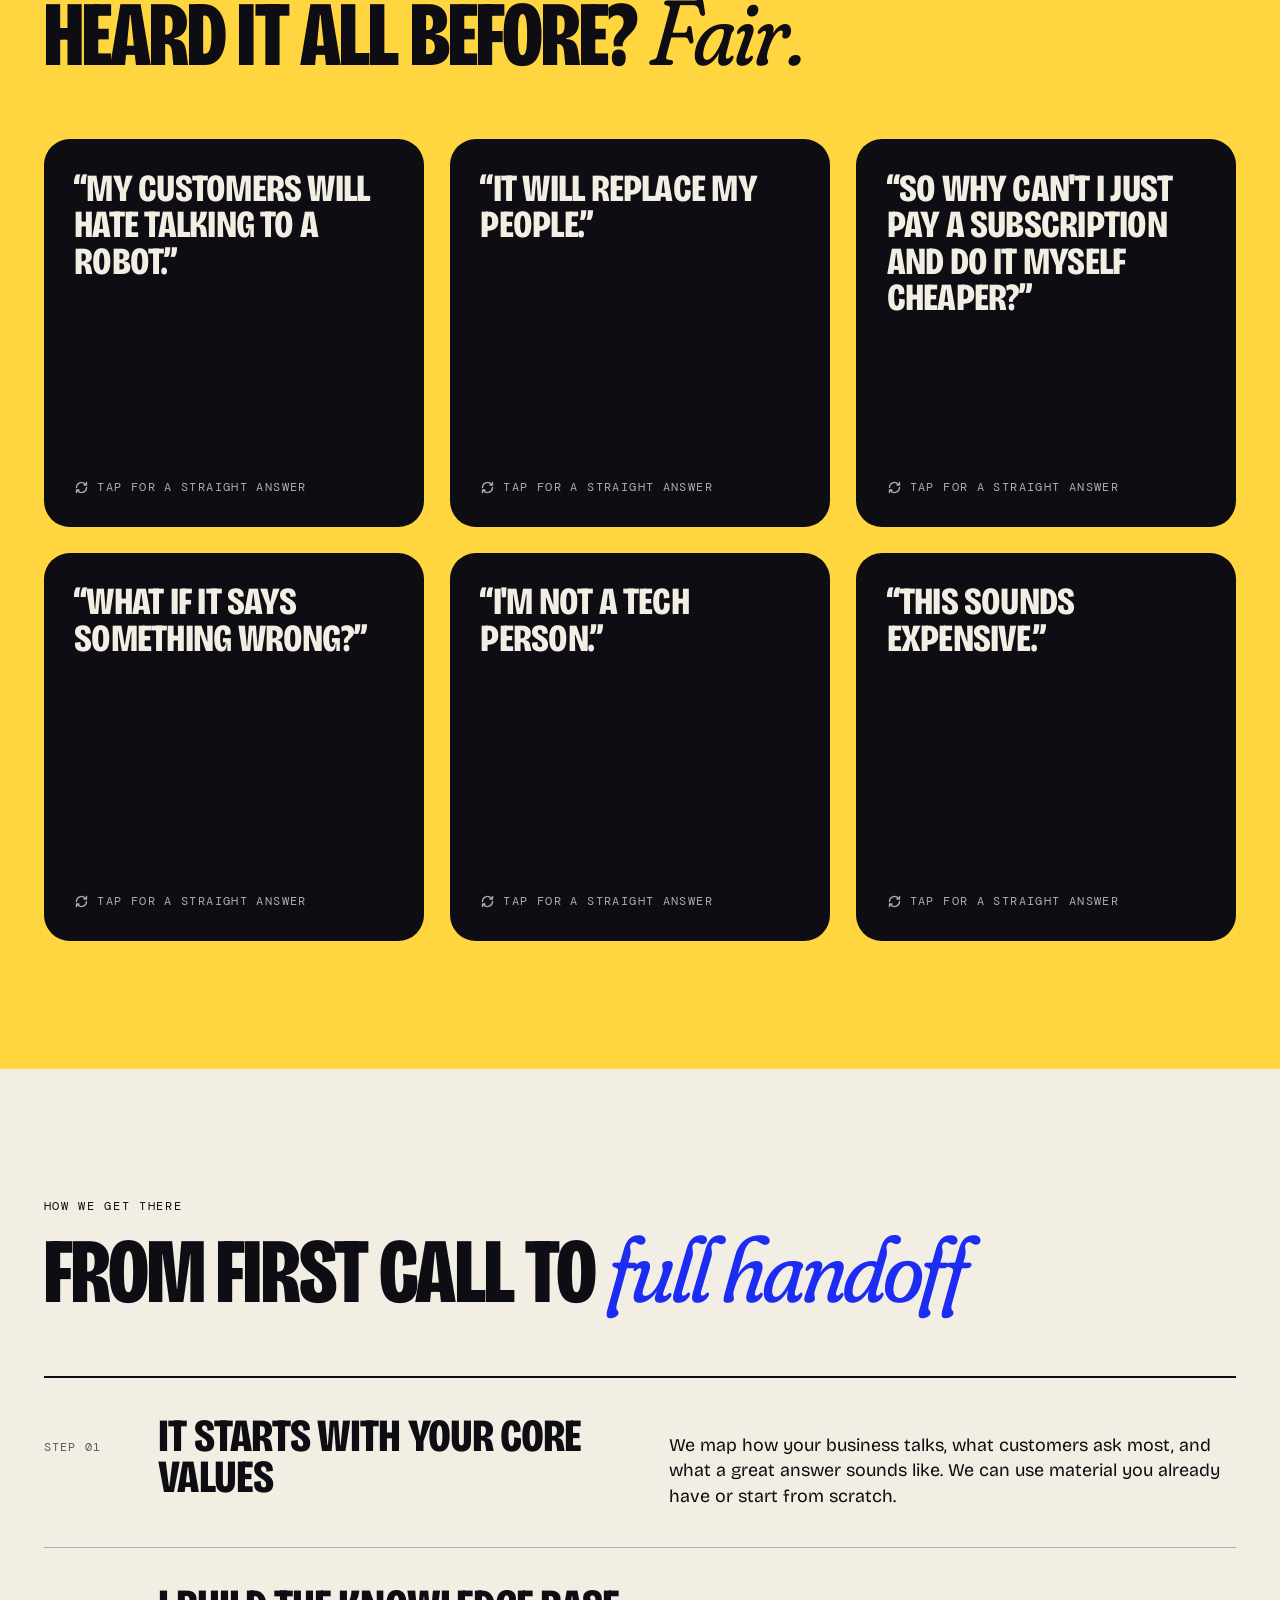
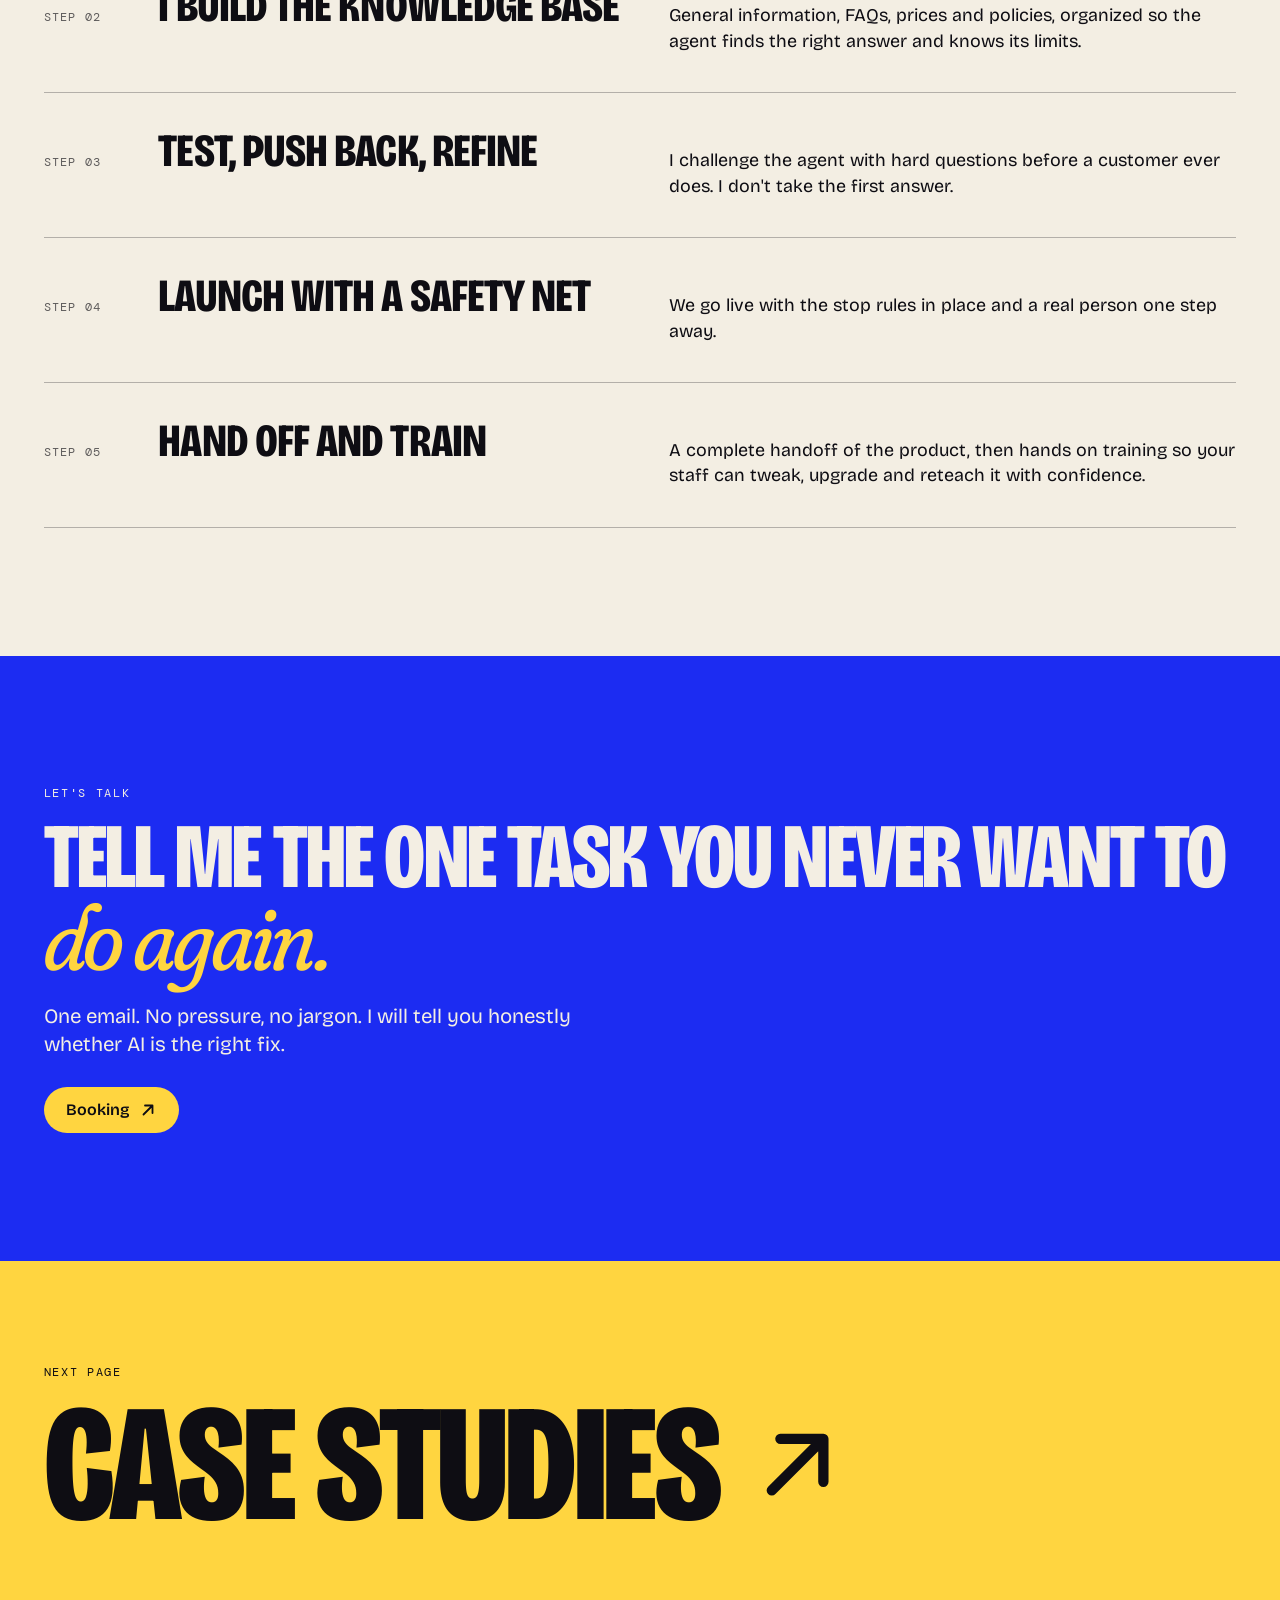
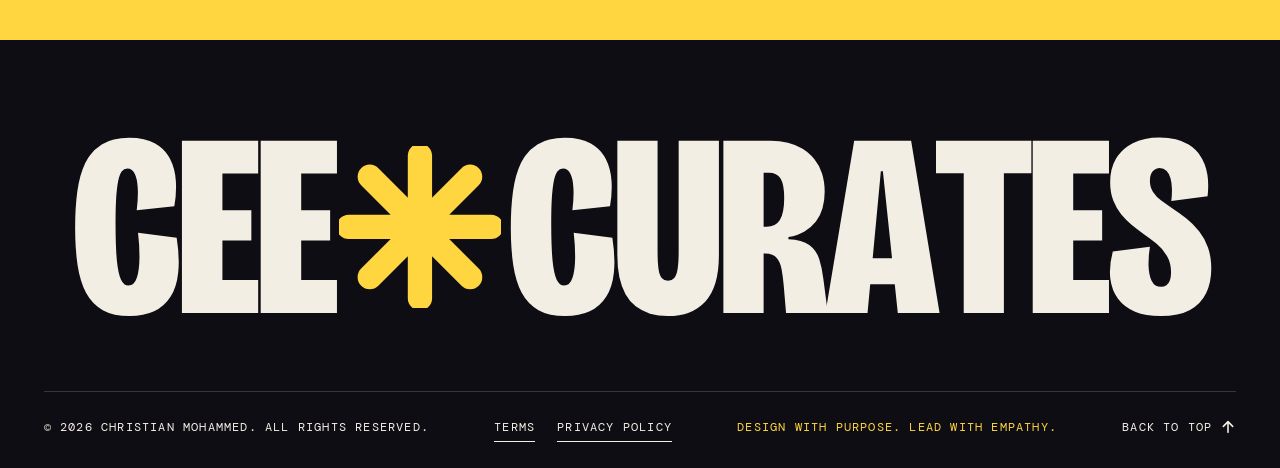
<file: ai-consulting/index.html>
<!doctype html>
<html lang="en">
<head>
<meta charset="utf-8">
<meta name="viewport" content="width=device-width, initial-scale=1, viewport-fit=cover">
<title>AI Consulting: voice agents, chat agents and team training | Cee Curates</title>
<meta name="description" content="Christian Mohammed builds AI voice receptionists and website chat agents with a clean handoff to real people, then trains your staff to run them.">
<meta name="theme-color" content="#0e0d13">
<link rel="canonical" href="https://ceecurates.com/ai-consulting/">
<link rel="icon" href="../assets/img/favicon.svg" type="image/svg+xml">
<link rel="apple-touch-icon" href="../assets/img/apple-touch-icon.png">
<meta property="og:site_name" content="Cee Curates">
<meta property="og:title" content="AI Consulting: voice agents, chat agents and team training | Cee Curates">
<meta property="og:description" content="Christian Mohammed builds AI voice receptionists and website chat agents with a clean handoff to real people, then trains your staff to run them.">
<meta property="og:type" content="website">
<meta property="og:url" content="https://ceecurates.com/ai-consulting/">
<meta property="og:image" content="https://ceecurates.com/assets/img/og.jpg">
<meta name="twitter:card" content="summary_large_image">
<link rel="preconnect" href="https://fonts.googleapis.com">
<link rel="preconnect" href="https://fonts.gstatic.com" crossorigin>
<link href="https://fonts.googleapis.com/css2?family=Bricolage+Grotesque:opsz,wdth,wght@12..96,75..100,200..800&family=DM+Mono:wght@400;500&family=Fraunces:ital,opsz,wght,SOFT,WONK@1,9..144,300..600,0..100,0..1&display=swap" rel="stylesheet">
<link rel="stylesheet" href="../css/style.css">
<link rel="stylesheet" href="../css/pages.css">
<script>
(function () {
  var reduce = window.matchMedia && matchMedia('(prefers-reduced-motion: reduce)').matches;
  document.documentElement.className += ' js ' + (reduce ? 'reduce' : 'motion');
})();
</script>
</head>
<body>

<svg class="sprite" aria-hidden="true" focusable="false">
  <symbol id="burst" viewBox="0 0 100 100">
    <path d="M50 6v88M6 50h88M19 19l62 62M81 19 19 81" fill="none" stroke="currentColor" stroke-width="15" stroke-linecap="round"/>
  </symbol>
  <symbol id="arrow" viewBox="0 0 24 24">
    <path d="M6 18 18 6M8 6h10v10" fill="none" stroke="currentColor" stroke-width="2.4" stroke-linecap="round" stroke-linejoin="round"/>
  </symbol>
  <symbol id="arrow-up" viewBox="0 0 24 24">
    <path d="M12 20V4M5 11l7-7 7 7" fill="none" stroke="currentColor" stroke-width="2.4" stroke-linecap="round" stroke-linejoin="round"/>
  </symbol>
  <symbol id="flip" viewBox="0 0 24 24">
    <path d="M4 12a8 8 0 0 1 14-5.3M20 4v4h-4M20 12a8 8 0 0 1-14 5.3M4 20v-4h4" fill="none" stroke="currentColor" stroke-width="2.2" stroke-linecap="round" stroke-linejoin="round"/>
  </symbol>
  <symbol id="wave" viewBox="0 0 24 24">
    <path d="M4 10v4M8 6v12M12 3v18M16 7v10M20 10v4" fill="none" stroke="currentColor" stroke-width="2.4" stroke-linecap="round"/>
  </symbol>
</svg>

<a class="skip" href="#main">Skip to main content</a>
<header class="nav" data-nav>
  <a class="nav__brand" href="../" aria-label="Cee Curates, home">Cee<svg class="burst"><use href="#burst"/></svg>Curates</a>
  <nav class="nav__links" aria-label="Primary">
    <a href="../case-studies/">Case Studies</a>
    <a href="../uiux/">UI/UX</a>
    <a href="../ai-consulting/" aria-current="page">AI Consulting</a>
  </nav>
  <a class="nav__cta" href="mailto:chris@moeconsulting.services?subject=Booking">Booking</a>
  <button class="nav__toggle" type="button" aria-expanded="false" aria-controls="menu" data-menu-toggle>
    <span class="nav__toggle-label">Menu</span>
  </button>
</header>

<div class="menu" id="menu" data-menu hidden>
  <nav class="menu__links" aria-label="Mobile">
    <a href="../case-studies/" data-menu-link><span>01</span>Case Studies</a>
    <a href="../uiux/" data-menu-link><span>02</span>UI/UX</a>
    <a href="../ai-consulting/" data-menu-link aria-current="page"><span>03</span>AI Consulting</a>
  </nav>
  <div class="menu__foot">
    <a href="mailto:chris@moeconsulting.services?subject=Booking">Booking</a>
    <a href="../">Home</a>
    <a href="https://www.linkedin.com/in/christian-mohammed-1916bb169/" target="_blank" rel="noopener">LinkedIn</a>
  </div>
</div>

<main id="main">

  <section class="phero phero--ai on-ink">
    <div class="orbit" aria-hidden="true">
      <svg class="orbit__ring orbit__ring--a" viewBox="0 0 400 400" data-fx="orbit" data-a="1">
        <defs><path id="ring-a" d="M200 200m-178 0a178 178 0 1 1 356 0a178 178 0 1 1-356 0"/></defs>
        <text><textPath href="#ring-a" textLength="1104">Voice agents ✦ Chat agents ✦ Knowledge bases ✦ Human handoff ✦ Staff training ✦ </textPath></text>
      </svg>
      <svg class="orbit__ring orbit__ring--b" viewBox="0 0 400 400" data-fx="orbit" data-a="-1.4">
        <defs><path id="ring-b" d="M200 200m-122 0a122 122 0 1 1 244 0a122 122 0 1 1-244 0"/></defs>
        <text><textPath href="#ring-b" textLength="756">Answer ✦ Book ✦ Hand off ✦ Learn ✦ Answer ✦ Book ✦ Hand off ✦ Learn ✦ </textPath></text>
      </svg>
      <div class="orbit__core"><span class="bars"><i></i><i></i><i></i><i></i><i></i><i></i><i></i></span></div>
    </div>
    <p class="eyebrow">AI Consulting</p>
    <h1 class="phero__title" data-reveal-group>
      <span class="mask" style="--i:0"><span>Less busywork.</span></span>
      <span class="mask" style="--i:1"><span>More <em class="serif" style="color:var(--butter)">business.</em></span></span>
    </h1>
    <div class="phero__row" style="justify-content:flex-start">
      <p class="phero__lede">I build AI agents that answer your phones, chat with your website visitors and handle the repeat questions. Then I train your team to run them without me.</p>
      <div class="btn-row" style="margin-top:0">
        <a class="btn btn--butter" href="#demo">See it handle a call<svg aria-hidden="true"><use href="#arrow"/></svg></a>
        <a class="btn btn--ghost" href="mailto:chris@moeconsulting.services?subject=AI%20Consulting">Booking<svg aria-hidden="true"><use href="#arrow"/></svg></a>
      </div>
    </div>
  </section>

  <div class="tapes" aria-hidden="true" style="background:linear-gradient(var(--ink) 50%, var(--bone) 50%)">
    <div class="tape tape--b" data-tape="-1">
      <div class="tape__track">
        <span>AI Fluency<svg><use href="#burst"/></svg>Automation<svg><use href="#burst"/></svg>Augmentation<svg><use href="#burst"/></svg>Agency<svg><use href="#burst"/></svg></span>
        <span>AI Fluency<svg><use href="#burst"/></svg>Automation<svg><use href="#burst"/></svg>Augmentation<svg><use href="#burst"/></svg>Agency<svg><use href="#burst"/></svg></span>
        <span>AI Fluency<svg><use href="#burst"/></svg>Automation<svg><use href="#burst"/></svg>Augmentation<svg><use href="#burst"/></svg>Agency<svg><use href="#burst"/></svg></span>
        <span>AI Fluency<svg><use href="#burst"/></svg>Automation<svg><use href="#burst"/></svg>Augmentation<svg><use href="#burst"/></svg>Agency<svg><use href="#burst"/></svg></span>
      </div>
    </div>
    <div class="tape tape--a" data-tape="1">
      <div class="tape__track">
        <span>Voice Agents<svg><use href="#burst"/></svg>Chat Agents<svg><use href="#burst"/></svg>Knowledge Bases<svg><use href="#burst"/></svg>Human Handoff<svg><use href="#burst"/></svg>Staff Training<svg><use href="#burst"/></svg></span>
        <span>Voice Agents<svg><use href="#burst"/></svg>Chat Agents<svg><use href="#burst"/></svg>Knowledge Bases<svg><use href="#burst"/></svg>Human Handoff<svg><use href="#burst"/></svg>Staff Training<svg><use href="#burst"/></svg></span>
        <span>Voice Agents<svg><use href="#burst"/></svg>Chat Agents<svg><use href="#burst"/></svg>Knowledge Bases<svg><use href="#burst"/></svg>Human Handoff<svg><use href="#burst"/></svg>Staff Training<svg><use href="#burst"/></svg></span>
        <span>Voice Agents<svg><use href="#burst"/></svg>Chat Agents<svg><use href="#burst"/></svg>Knowledge Bases<svg><use href="#burst"/></svg>Human Handoff<svg><use href="#burst"/></svg>Staff Training<svg><use href="#burst"/></svg></span>
      </div>
    </div>
  </div>

  <section class="section on-bone">
    <p class="eyebrow" data-reveal>New to AI?</p>
    <h2 class="h2" data-reveal style="margin-top:14px">Never touched AI? <em class="serif" style="color:var(--vermilion)">Perfect.</em><br>Start here.</h2>
    <p class="lede" data-reveal style="max-width:58ch">AI automation is not a robot taking over your shop. It is software that can listen, read, write and talk well enough to handle the repeat parts of the day: the same five phone questions, the booking requests, the after hours messages. You stay the boss. It handles the line.</p>
    <div class="points">
      <div class="point" data-reveal style="--i:0"><p class="eyebrow">01</p><h3>It answers.</h3><p>Every call and every chat gets picked up, day or night, with your real hours, prices and policies.</p></div>
      <div class="point" data-reveal style="--i:1"><p class="eyebrow">02</p><h3>It knows when to stop.</h3><p>Anything tricky, upset or unusual goes straight to a real person, with the notes attached.</p></div>
      <div class="point" data-reveal style="--i:2"><p class="eyebrow">03</p><h3>It stays yours.</h3><p>Your team learns how to update it, correct it and teach it new things. No mystery box.</p></div>
    </div>
  </section>

  <section class="section on-cobalt" id="demo">
    <div class="demo__grid">
      <div>
        <p class="eyebrow" data-reveal>Sample conversation</p>
        <h2 class="h2" data-reveal style="margin:14px 0 26px">See it <em class="serif" style="color:var(--butter)">work.</em></h2>
        <div class="seg" role="tablist" aria-label="Channel" data-reveal>
          <button type="button" role="tab" data-mode="voice" aria-selected="true">Phone call</button>
          <button type="button" role="tab" data-mode="chat" aria-selected="false">Website chat</button>
        </div>
        <p class="label" style="margin:26px 0 0" data-reveal>Pick a situation</p>
        <div class="scns" data-reveal>
          <button class="scn" type="button" data-scn="hours" aria-pressed="true">A simple question<svg aria-hidden="true"><use href="#arrow"/></svg></button>
          <button class="scn" type="button" data-scn="book" aria-pressed="false">A booking request<svg aria-hidden="true"><use href="#arrow"/></svg></button>
          <button class="scn" type="button" data-scn="problem" aria-pressed="false">An upset customer<svg aria-hidden="true"><use href="#arrow"/></svg></button>
        </div>
        <p class="demo__note" data-reveal>This is a scripted sample with a made up business, so you can see the flow. Your agent is trained on your own information.</p>
      </div>
      <div class="phone" data-phone data-reveal>
        <div class="phone__top">
          <span class="phone__avatar"><svg aria-hidden="true"><use href="#wave"/></svg></span>
          <span class="phone__id"><strong data-phone-title>Front desk agent</strong><span data-phone-state>On a call</span></span>
          <span class="bars bars--sm" aria-hidden="true"><i></i><i></i><i></i><i></i><i></i></span>
        </div>
        <div class="phone__log" data-log aria-live="polite"></div>
        <div class="phone__foot">
          <span class="phone__outcome" data-outcome></span>
          <button class="phone__replay" type="button" data-replay>Replay</button>
        </div>
      </div>
    </div>
  </section>

  <section class="section on-bone">
    <header class="section__head">
      <p class="eyebrow" data-reveal>What I build</p>
      <h2 class="h2" data-reveal>Three ways I take work <em class="serif" style="color:var(--cobalt)">off your plate</em></h2>
    </header>
    <div class="svcs">
      <article class="svc on-ink" data-reveal>
        <p class="svc__n">01</p>
        <h3>Voice agent receptionist</h3>
        <div><p>An AI receptionist that answers every call with a full knowledge base of your company's general information plus your FAQs. It shares hours, pricing and directions, takes messages and books appointments, then passes real problems to your team.</p>
        <ul><li>Company knowledge base</li><li>FAQs</li><li>Booking</li><li>After hours</li></ul></div>
      </article>
      <article class="svc on-cobalt" data-reveal>
        <p class="svc__n">02</p>
        <h3>Website chat agents</h3>
        <div><p>Automated chat agents that speak to potential customers directly from your website. They answer questions, capture leads and keep the conversation moving. If there is any problem, the customer gets forwarded to your office phone number or a real human chat.</p>
        <ul><li>Lead capture</li><li>Instant answers</li><li>Forward to office line</li><li>Live human chat</li></ul></div>
      </article>
      <article class="svc on-butter" data-reveal>
        <p class="svc__n">03</p>
        <h3>Training and full handoff</h3>
        <div><p>After a complete handoff of the product, I train your staff on tweaking, upgrading and reteaching the AI agents. You own it, you understand it, and you are never stuck waiting on me for a small change.</p>
        <ul><li>Staff training</li><li>Tweak</li><li>Upgrade</li><li>Reteach</li></ul></div>
      </article>
    </div>
  </section>

  <section class="section on-vermilion">
    <p class="eyebrow" data-reveal>Human handoff</p>
    <h2 class="h2" data-reveal style="margin-top:14px">A good agent knows <em class="serif">when to stop.</em></h2>
    <p class="lede" data-reveal style="max-width:56ch">The fear most owners have is a customer stuck arguing with a machine. So every agent I build has a clear exit, and a person waiting on the other side of it.</p>
    <div class="rules">
      <div class="rule" data-reveal style="--i:0"><h3>Clear stop rules</h3><p>The agent hands off when a request is outside its job, when it has tried and missed, when the topic is sensitive, or the moment someone asks for a person. Asking for a human always works the first time.</p></div>
      <div class="rule" data-reveal style="--i:1"><h3>The whole story travels</h3><p>Your staff receive what the customer said and what the agent already tried. Nobody has to repeat themselves.</p></div>
      <div class="rule" data-reveal style="--i:2"><h3>It reaches the right person</h3><p>Calls forward to your office phone number. Chats move to a live teammate. No new system for your team to learn.</p></div>
      <div class="rule" data-reveal style="--i:3"><h3>The customer hears what is next</h3><p>No silence and no dead ends. They are told who has it and what to expect.</p></div>
    </div>
    <p class="aside serif" data-reveal>Every handoff also shows what to teach the agent next. The common ones become things it can handle on its own.</p>
  </section>

  <section class="section on-cobalt" data-calc>
    <p class="eyebrow" data-reveal>The math</p>
    <h2 class="h2" data-reveal style="margin-top:14px">Run the numbers on <em class="serif" style="color:var(--butter)">your own day.</em></h2>
    <div class="calc">
      <div>
        <label class="field">
          <span class="field__top">Calls and messages you handle<output data-out="volume">40 a day</output></span>
          <input type="range" name="volume" min="5" max="200" step="5" value="40">
        </label>
        <label class="field">
          <span class="field__top">Minutes each one takes<output data-out="minutes">4 min</output></span>
          <input type="range" name="minutes" min="1" max="15" step="1" value="4">
        </label>
        <label class="field">
          <span class="field__top">Cost of whoever answers<output data-out="rate">$22 an hour</output></span>
          <input type="range" name="rate" min="12" max="80" step="1" value="22">
        </label>
        <label class="field">
          <span class="field__top">Share an agent could handle<output data-out="share">60%</output></span>
          <input type="range" name="share" min="10" max="90" step="5" value="60">
          <small>Start low if you are unsure. Routine questions are the easiest to hand over.</small>
        </label>
      </div>
      <div class="calc__out" data-fx="rotate" data-a="3" data-b="-2.5">
        <b class="calc__num" data-hours>0</b>
        <p class="calc__cap">hours back every month</p>
        <hr>
        <b class="calc__num calc__num--b" data-money>$0</b>
        <p class="calc__cap">of paid time freed up each year</p>
        <p class="calc__fine">An estimate from the numbers you entered, based on 22 working days a month. It is not a promise. Your real result depends on your business.</p>
      </div>
    </div>
  </section>

  <section class="section on-bone">
    <header class="section__head">
      <p class="eyebrow" data-reveal>AI fluency</p>
      <h2 class="h2" data-reveal>Tools are easy to buy. <em class="serif" style="color:var(--vermilion)">Fluency</em> is the part that pays.</h2>
      <p class="lede" data-reveal style="max-width:58ch">AI fluency means working with AI in ways that are effective, efficient, ethical and safe. I teach your team four habits, so the skill still holds up when the tools change.</p>
    </header>
    <div class="dstack">
      <article class="dcard on-ink" style="--n:0;--r:-1.2deg"><div><p class="eyebrow">Habit 01</p><h3>Delegation</h3></div><p><b>Knowing what to hand over and what to keep.</b> The front desk agent takes the hours question. You keep the tough call. Good delegation starts with knowing the job and what the tool can really do.</p></article>
      <article class="dcard on-cobalt" style="--n:1;--r:1deg"><div><p class="eyebrow">Habit 02</p><h3>Description</h3></div><p><b>Telling AI exactly what you want.</b> Your tone, your policies, your idea of a great answer. Vague instructions in, vague work out. This is where most do it yourself setups fall short.</p></article>
      <article class="dcard on-butter" style="--n:2;--r:-0.8deg"><div><p class="eyebrow">Habit 03</p><h3>Discernment</h3></div><p><b>Checking the work.</b> Your team learns to spot a wrong or weak answer, push back on it and correct it. Don't take the first answer. Challenge it.</p></article>
      <article class="dcard on-vermilion" style="--n:3;--r:1.2deg"><div><p class="eyebrow">Habit 04</p><h3>Diligence</h3></div><p><b>Owning the result.</b> Being honest about where AI is used, protecting customer information, and standing behind everything that goes out under your name.</p></article>
    </div>
    <div class="modes">
      <div class="point" data-reveal style="--i:0"><p class="eyebrow">Automation</p><h3>AI does a set task for you.</h3><p>Answer the hours question. Send the confirmation. Log the message.</p></div>
      <div class="point" data-reveal style="--i:1"><p class="eyebrow">Augmentation</p><h3>You and AI think it through together.</h3><p>Draft the reply, shape the offer, sort the research, then you decide.</p></div>
      <div class="point" data-reveal style="--i:2"><p class="eyebrow">Agency</p><h3>You set AI up to act on its own.</h3><p>A receptionist that takes the call, books the slot and knows when to get you.</p></div>
    </div>
    <p class="credit" data-reveal>The four habits (Delegation, Description, Discernment, Diligence) and the three ways of working come from the AI Fluency Framework taught in Anthropic's free course, <a href="https://academy.claude.com/courses/ai-fluency-framework-foundations/introduction-to-ai-fluency" target="_blank" rel="noopener">AI Fluency: Framework and Foundations</a>. The plain English explanations here are my own.</p>
  </section>

  <section class="section on-ink">
    <p class="eyebrow" data-reveal>Straight talk</p>
    <h2 class="h2" data-reveal style="margin-top:14px">What AI is great at. And where <em class="serif" style="color:var(--butter)">I keep a human.</em></h2>
    <div class="caps">
      <div class="cap on-butter" data-fx="rotate" data-a="-2.5" data-b="1.5">
        <h3>Great at</h3>
        <ul>
          <li>Answering the same questions all day without getting tired</li>
          <li>Picking up after hours and on weekends</li>
          <li>Booking, rescheduling and reminders</li>
          <li>Clean notes and summaries of every conversation</li>
          <li>First drafts of emails, posts and replies</li>
          <li>Sorting each request to the right person</li>
        </ul>
      </div>
      <div class="cap on-bone" data-fx="rotate" data-a="2.5" data-b="-1.5">
        <h3>Keep a human on</h3>
        <ul>
          <li>Upset customers and complaints</li>
          <li>Money disputes and refunds</li>
          <li>Anything legal, medical or safety related</li>
          <li>Judgment calls and exceptions</li>
          <li>Final sign off on what goes out</li>
          <li>The relationships that built your business</li>
        </ul>
      </div>
    </div>
    <p class="aside serif" data-reveal style="color:var(--butter)">AI is just a piece in my toolbox, never the main component.</p>
  </section>

  <section class="section on-butter">
    <p class="eyebrow" data-reveal>For the skeptics</p>
    <h2 class="h2" data-reveal style="margin-top:14px">Heard it all before? <em class="serif">Fair.</em></h2>
    <div class="flips">
      <button class="flip" type="button" data-flip aria-pressed="false" data-reveal style="--i:0">
        <span class="flip__inner">
          <span class="flip__face flip__face--front"><span class="flip__q">“My customers will hate talking to a robot.”</span><span class="flip__hint"><svg aria-hidden="true"><use href="#flip"/></svg>Tap for a straight answer</span></span>
          <span class="flip__face flip__face--back"><span class="flip__a">Most people just want an answer. The agent picks up right away, speaks in your tone, and anyone who asks for a person gets one on the first try.</span><span class="flip__hint"><svg aria-hidden="true"><use href="#flip"/></svg>Flip back</span></span>
        </span>
      </button>
      <button class="flip" type="button" data-flip aria-pressed="false" data-reveal style="--i:1">
        <span class="flip__inner">
          <span class="flip__face flip__face--front"><span class="flip__q">“It will replace my people.”</span><span class="flip__hint"><svg aria-hidden="true"><use href="#flip"/></svg>Tap for a straight answer</span></span>
          <span class="flip__face flip__face--back"><span class="flip__a">It takes the repeat questions, not the job. Your team gets their time back for the work that needs a human: the tough calls, the relationships, the craft.</span><span class="flip__hint"><svg aria-hidden="true"><use href="#flip"/></svg>Flip back</span></span>
        </span>
      </button>
      <button class="flip" type="button" data-flip aria-pressed="false" data-reveal style="--i:2">
        <span class="flip__inner">
          <span class="flip__face flip__face--front"><span class="flip__q">“So why can't I just pay a subscription and do it myself cheaper?”</span><span class="flip__hint"><svg aria-hidden="true"><use href="#flip"/></svg>Tap for a straight answer</span></span>
          <span class="flip__face flip__face--back"><span class="flip__a">Yes, anyone can buy AI themselves. But can you, as a business owner, risk the hours to learn proper prompts while spending less credits and getting AI to get more done the FIRST time? That's where I come in.</span><span class="flip__hint"><svg aria-hidden="true"><use href="#flip"/></svg>Flip back</span></span>
        </span>
      </button>
      <button class="flip" type="button" data-flip aria-pressed="false" data-reveal style="--i:0">
        <span class="flip__inner">
          <span class="flip__face flip__face--front"><span class="flip__q">“What if it says something wrong?”</span><span class="flip__hint"><svg aria-hidden="true"><use href="#flip"/></svg>Tap for a straight answer</span></span>
          <span class="flip__face flip__face--back"><span class="flip__a">It is built to answer from the information you approve, and to hand off instead of guessing when a question falls outside it. Your team also learns how to review and correct it.</span><span class="flip__hint"><svg aria-hidden="true"><use href="#flip"/></svg>Flip back</span></span>
        </span>
      </button>
      <button class="flip" type="button" data-flip aria-pressed="false" data-reveal style="--i:1">
        <span class="flip__inner">
          <span class="flip__face flip__face--front"><span class="flip__q">“I'm not a tech person.”</span><span class="flip__hint"><svg aria-hidden="true"><use href="#flip"/></svg>Tap for a straight answer</span></span>
          <span class="flip__face flip__face--back"><span class="flip__a">You don't need to be. If you can explain your business to a new hire, you can teach an agent. I handle the setup and train your staff in plain English.</span><span class="flip__hint"><svg aria-hidden="true"><use href="#flip"/></svg>Flip back</span></span>
        </span>
      </button>
      <button class="flip" type="button" data-flip aria-pressed="false" data-reveal style="--i:2">
        <span class="flip__inner">
          <span class="flip__face flip__face--front"><span class="flip__q">“This sounds expensive.”</span><span class="flip__hint"><svg aria-hidden="true"><use href="#flip"/></svg>Tap for a straight answer</span></span>
          <span class="flip__face flip__face--back"><span class="flip__a">Run your own numbers in the calculator above. The repeat work already costs you hours every week. We start with one task, prove it, then grow from there.</span><span class="flip__hint"><svg aria-hidden="true"><use href="#flip"/></svg>Flip back</span></span>
        </span>
      </button>
    </div>
  </section>

  <section class="section on-bone">
    <header class="section__head">
      <p class="eyebrow" data-reveal>How we get there</p>
      <h2 class="h2" data-reveal>From first call to <em class="serif" style="color:var(--cobalt)">full handoff</em></h2>
    </header>
    <ol class="steps">
      <li class="step" data-reveal><h3>It starts with your core values</h3><p>We map how your business talks, what customers ask most, and what a great answer sounds like. We can use material you already have or start from scratch.</p></li>
      <li class="step" data-reveal><h3>I build the knowledge base</h3><p>General information, FAQs, prices and policies, organized so the agent finds the right answer and knows its limits.</p></li>
      <li class="step" data-reveal><h3>Test, push back, refine</h3><p>I challenge the agent with hard questions before a customer ever does. I don't take the first answer.</p></li>
      <li class="step" data-reveal><h3>Launch with a safety net</h3><p>We go live with the stop rules in place and a real person one step away.</p></li>
      <li class="step" data-reveal><h3>Hand off and train</h3><p>A complete handoff of the product, then hands on training so your staff can tweak, upgrade and reteach it with confidence.</p></li>
    </ol>
  </section>

  <section class="section on-cobalt cta">
    <p class="eyebrow" data-reveal>Let's talk</p>
    <h2 class="h2" data-reveal style="margin-top:14px">Tell me the one task you never want to <em class="serif" style="color:var(--butter)">do again.</em></h2>
    <p class="lede" data-reveal>One email. No pressure, no jargon. I will tell you honestly whether AI is the right fix.</p>
    <div class="btn-row" data-reveal>
      <a class="btn btn--butter" href="mailto:chris@moeconsulting.services?subject=AI%20Consulting">Booking<svg aria-hidden="true"><use href="#arrow"/></svg></a>
    </div>
  </section>

  <a class="next on-butter" href="../case-studies/" data-cursor="Go">
    <p class="eyebrow">Next page</p>
    <p class="next__title">Case Studies<svg aria-hidden="true"><use href="#arrow"/></svg></p>
  </a>

</main>

<footer class="footer" data-reveal-group>
  <p class="footer__mark" aria-hidden="true">
    <span style="--i:0">C</span><span style="--i:1">e</span><span style="--i:2">e</span><svg class="burst" style="--i:3"><use href="#burst"/></svg><span style="--i:4">C</span><span style="--i:5">u</span><span style="--i:6">r</span><span style="--i:7">a</span><span style="--i:8">t</span><span style="--i:9">e</span><span style="--i:10">s</span>
  </p>
  <div class="footer__row">
    <p>© 2026 Christian Mohammed. All rights reserved.</p>
    <p class="footer__legal">
      <button type="button" data-dialog-open="dialog-terms">Terms</button>
      <button type="button" data-dialog-open="dialog-privacy">Privacy Policy</button>
    </p>
    <p class="footer__motto">Design with purpose. Lead with empathy.</p>
    <a class="footer__top" href="#main">Back to Top<svg aria-hidden="true"><use href="#arrow-up"/></svg></a>
  </div>
</footer>

<dialog class="sheet" id="dialog-terms" aria-labelledby="terms-title">
  <p class="eyebrow">Cee Curates</p>
  <h2 id="terms-title">Terms</h2>
  <p>This site is the portfolio of Christian Mohammed. Reaching out through this site does not create a contract or any obligation for either of us.</p>
  <p>I never sell or share your personal information. Any information retained is only the contact information you choose to send me.</p>
  <button class="btn sheet__close" type="button" data-dialog-close>Got it</button>
</dialog>

<dialog class="sheet" id="dialog-privacy" aria-labelledby="privacy-title">
  <p class="eyebrow">Cee Curates</p>
  <h2 id="privacy-title">Privacy Policy</h2>
  <p>I never sell or share your personal information.</p>
  <p>Any information retained is only the contact information you choose to send me.</p>
  <button class="btn sheet__close" type="button" data-dialog-close>Got it</button>
</dialog>

<dialog class="lightbox" data-lightbox aria-label="Enlarged artwork"><img alt=""></dialog>

<div class="cursor" data-cursor-el aria-hidden="true"><span></span></div>

<script src="../js/page.js" defer></script>
<script src="../js/ai.js" defer></script>
</body>
</html>
</file>
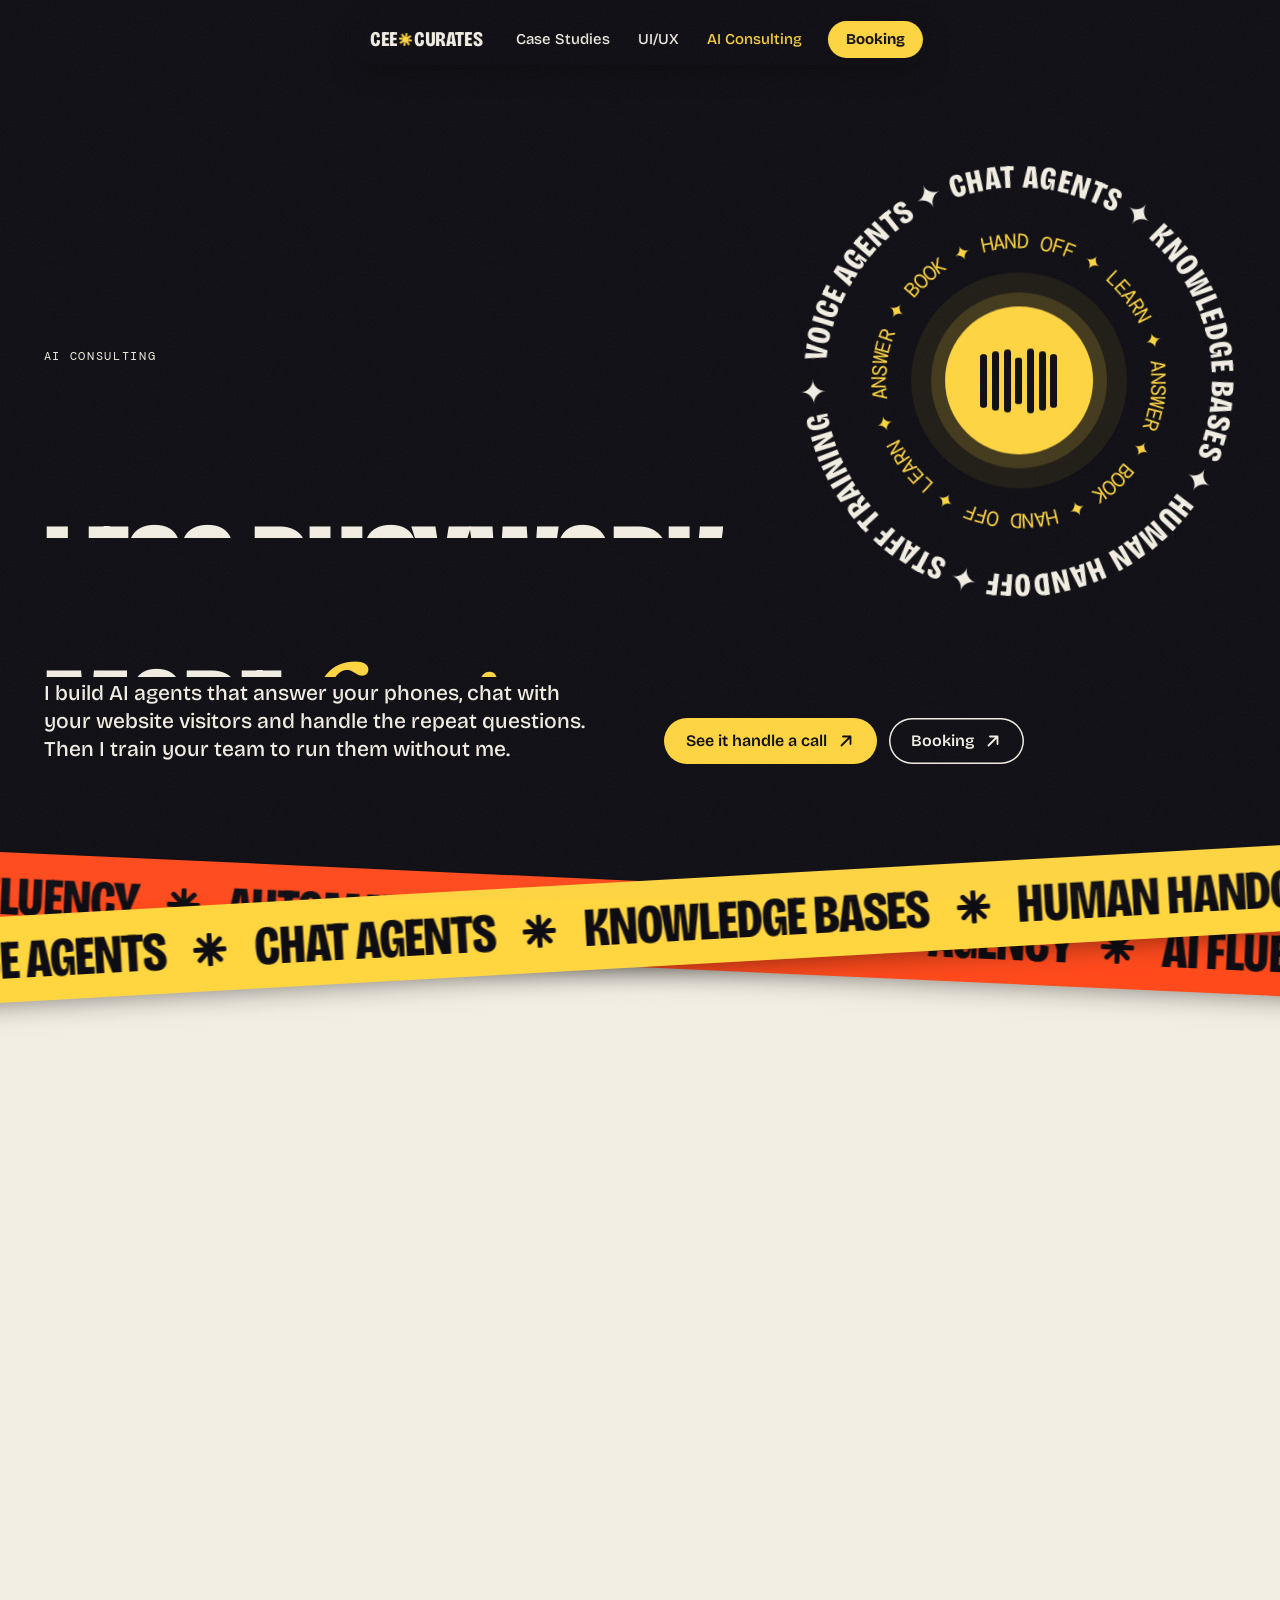
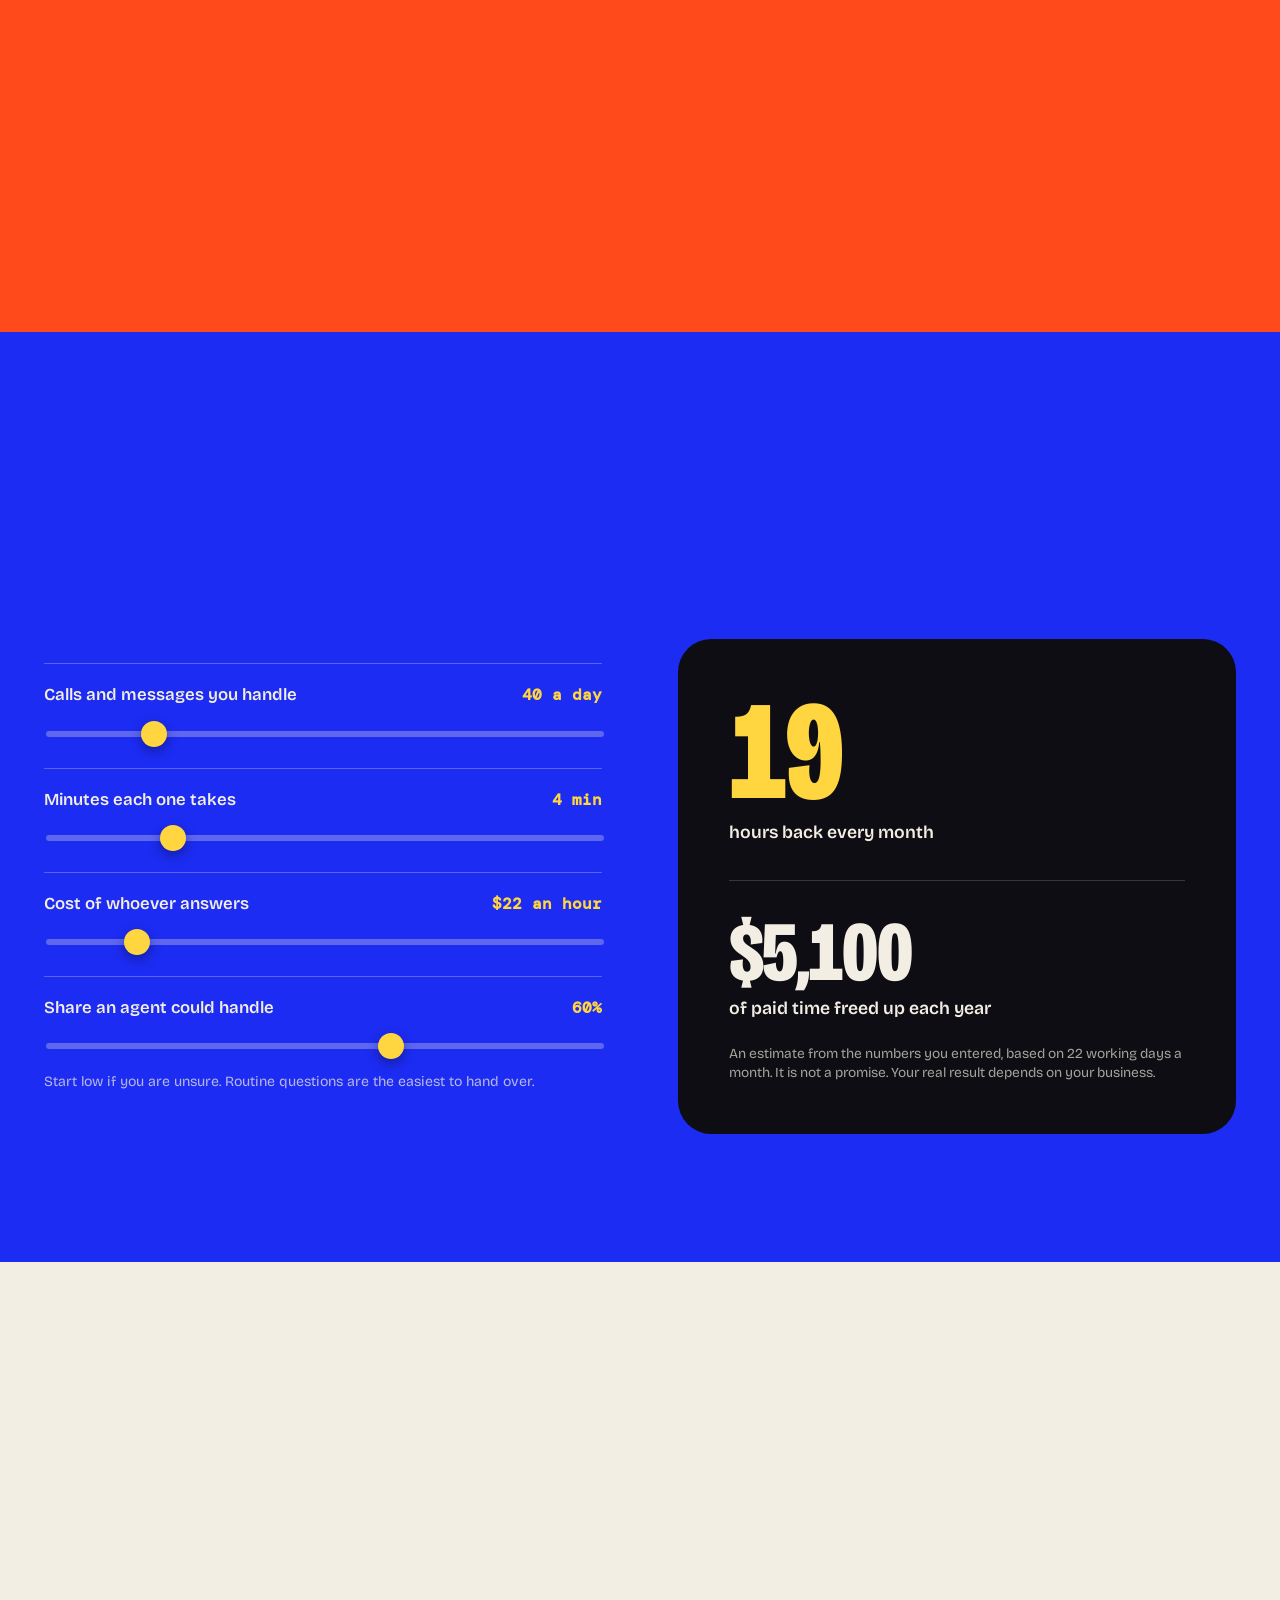
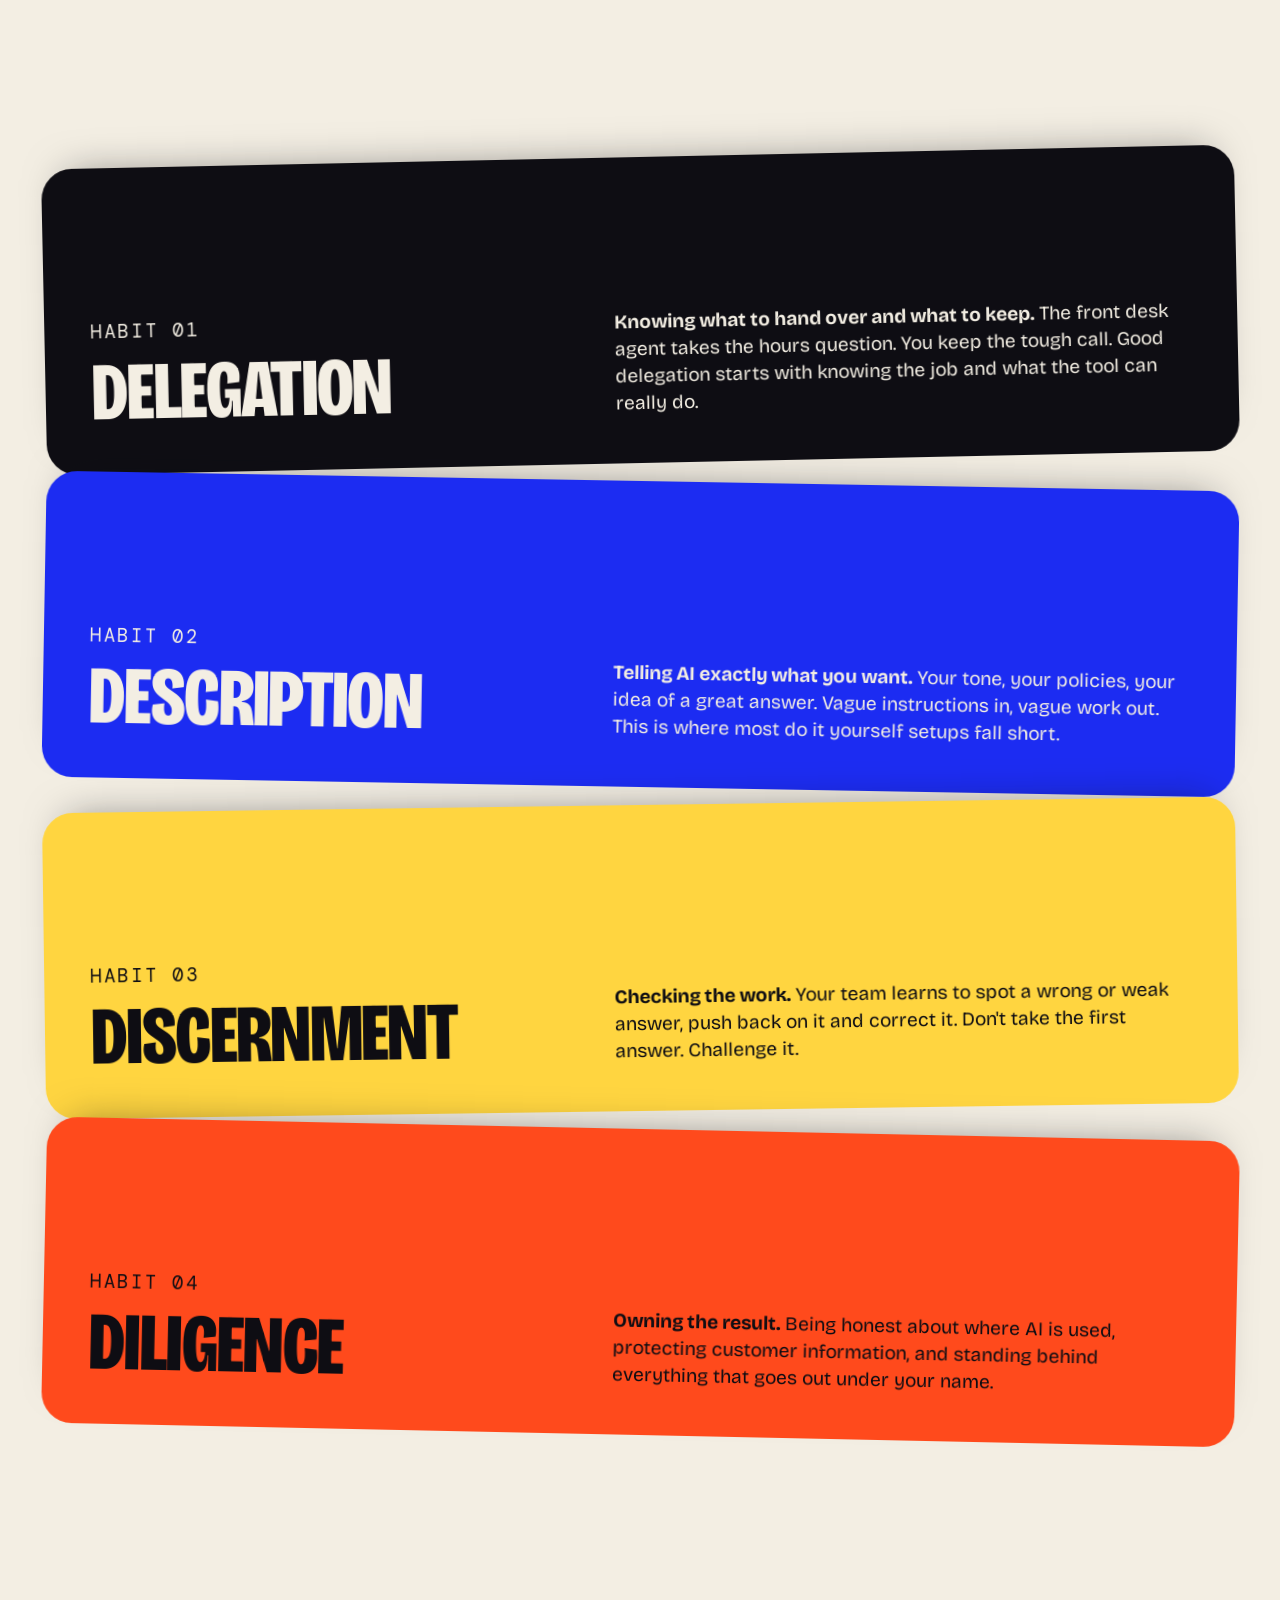
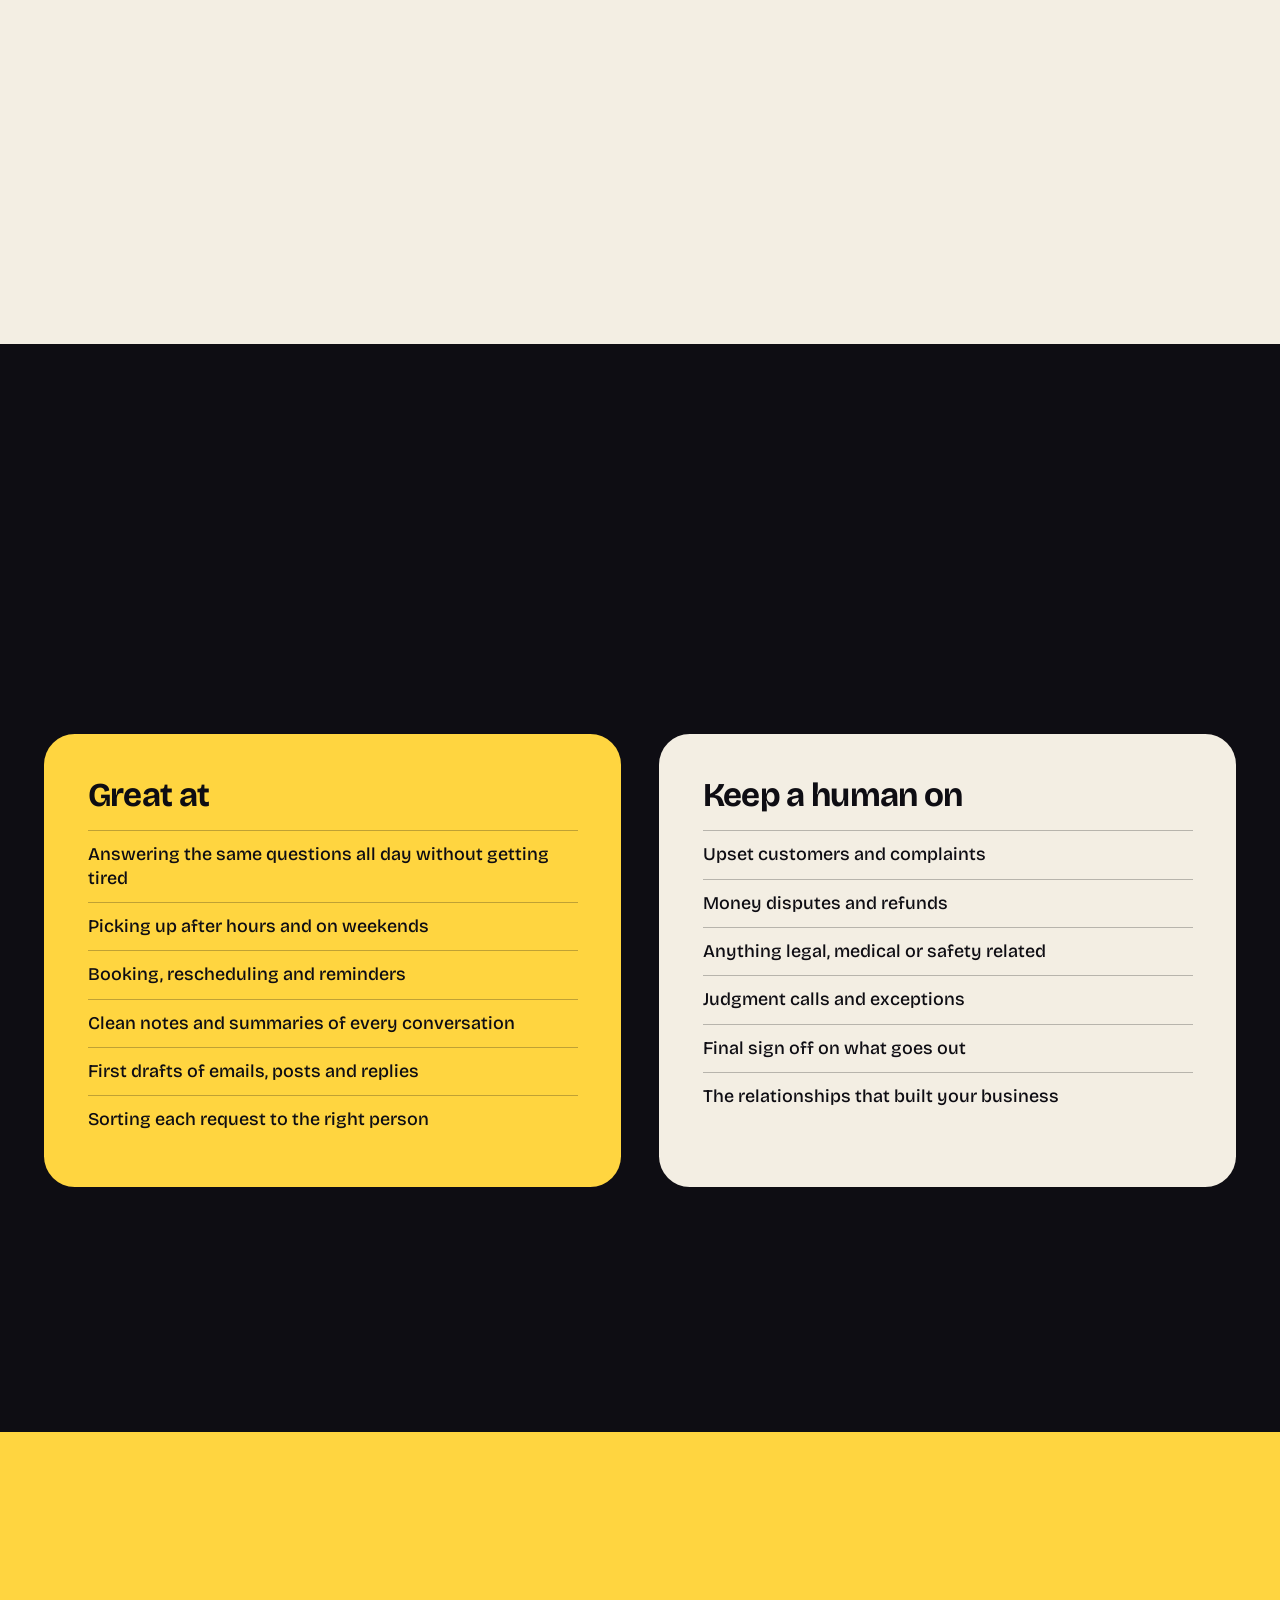
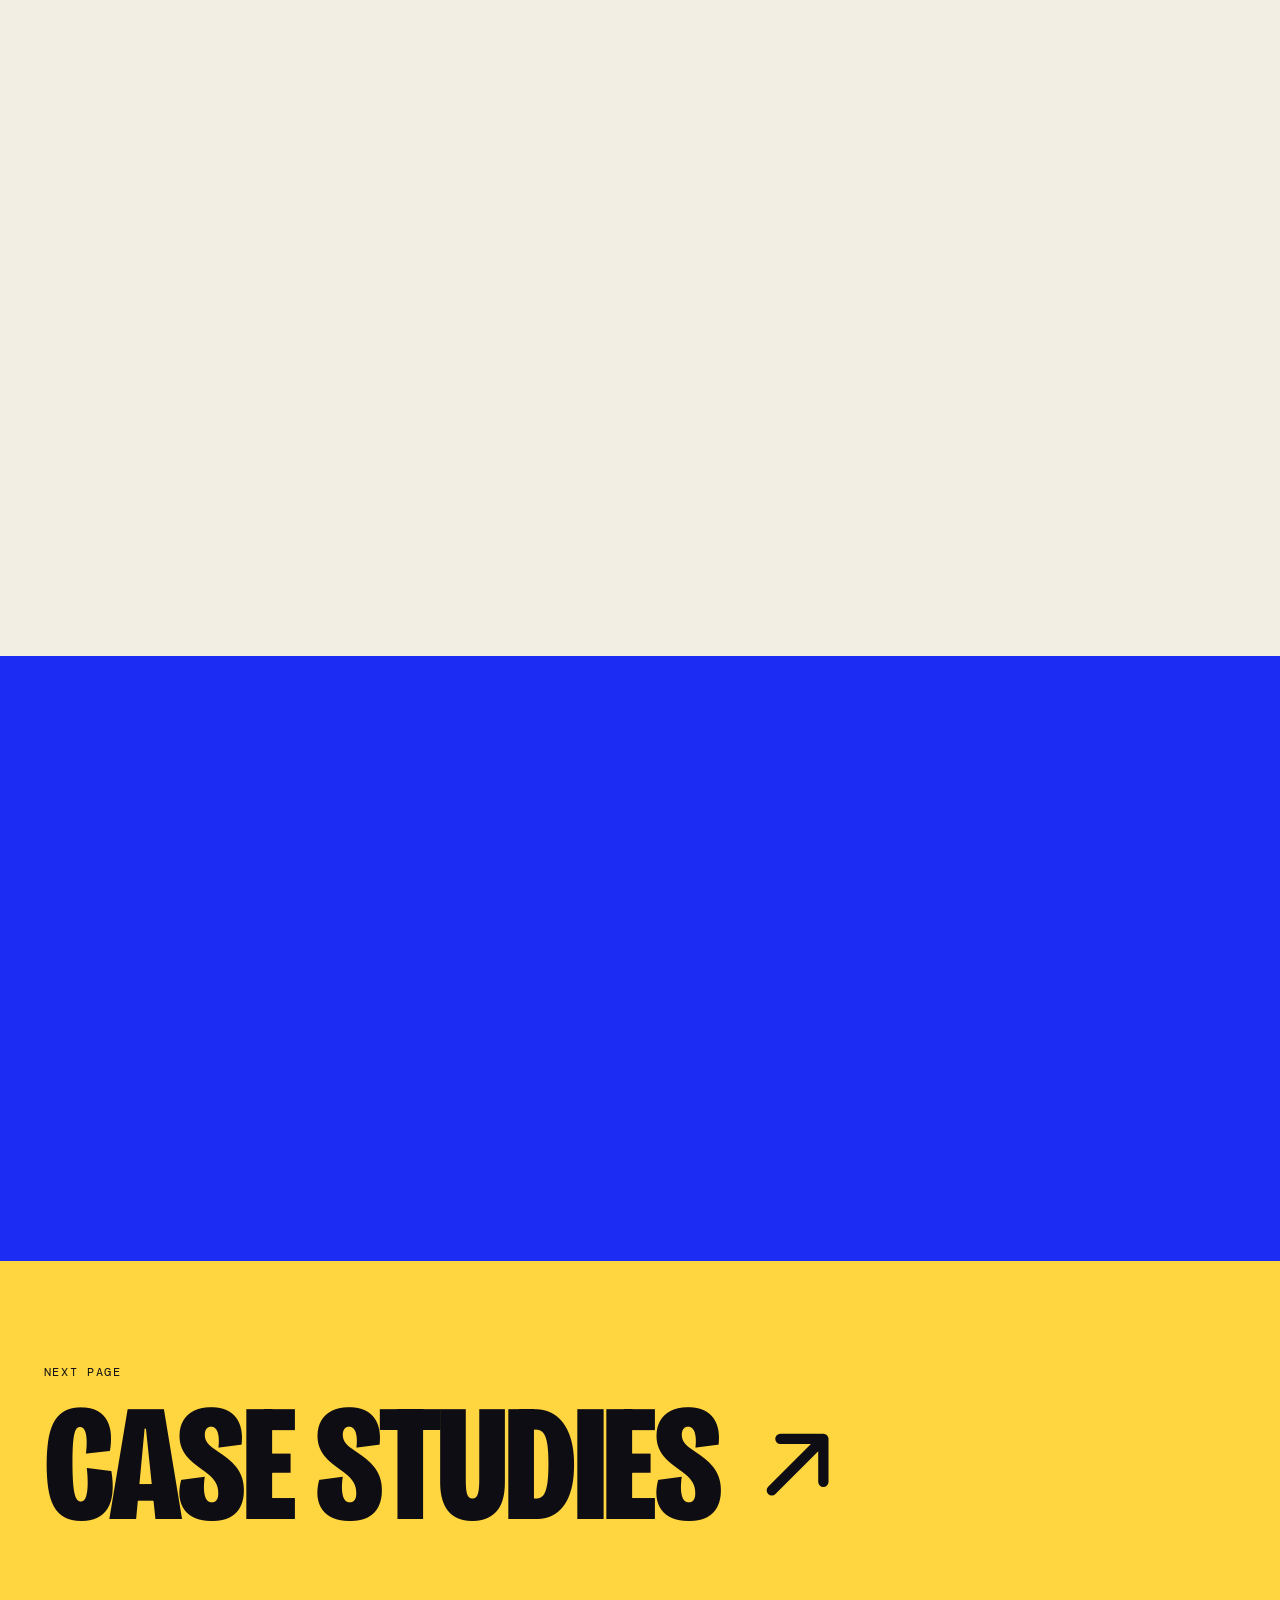
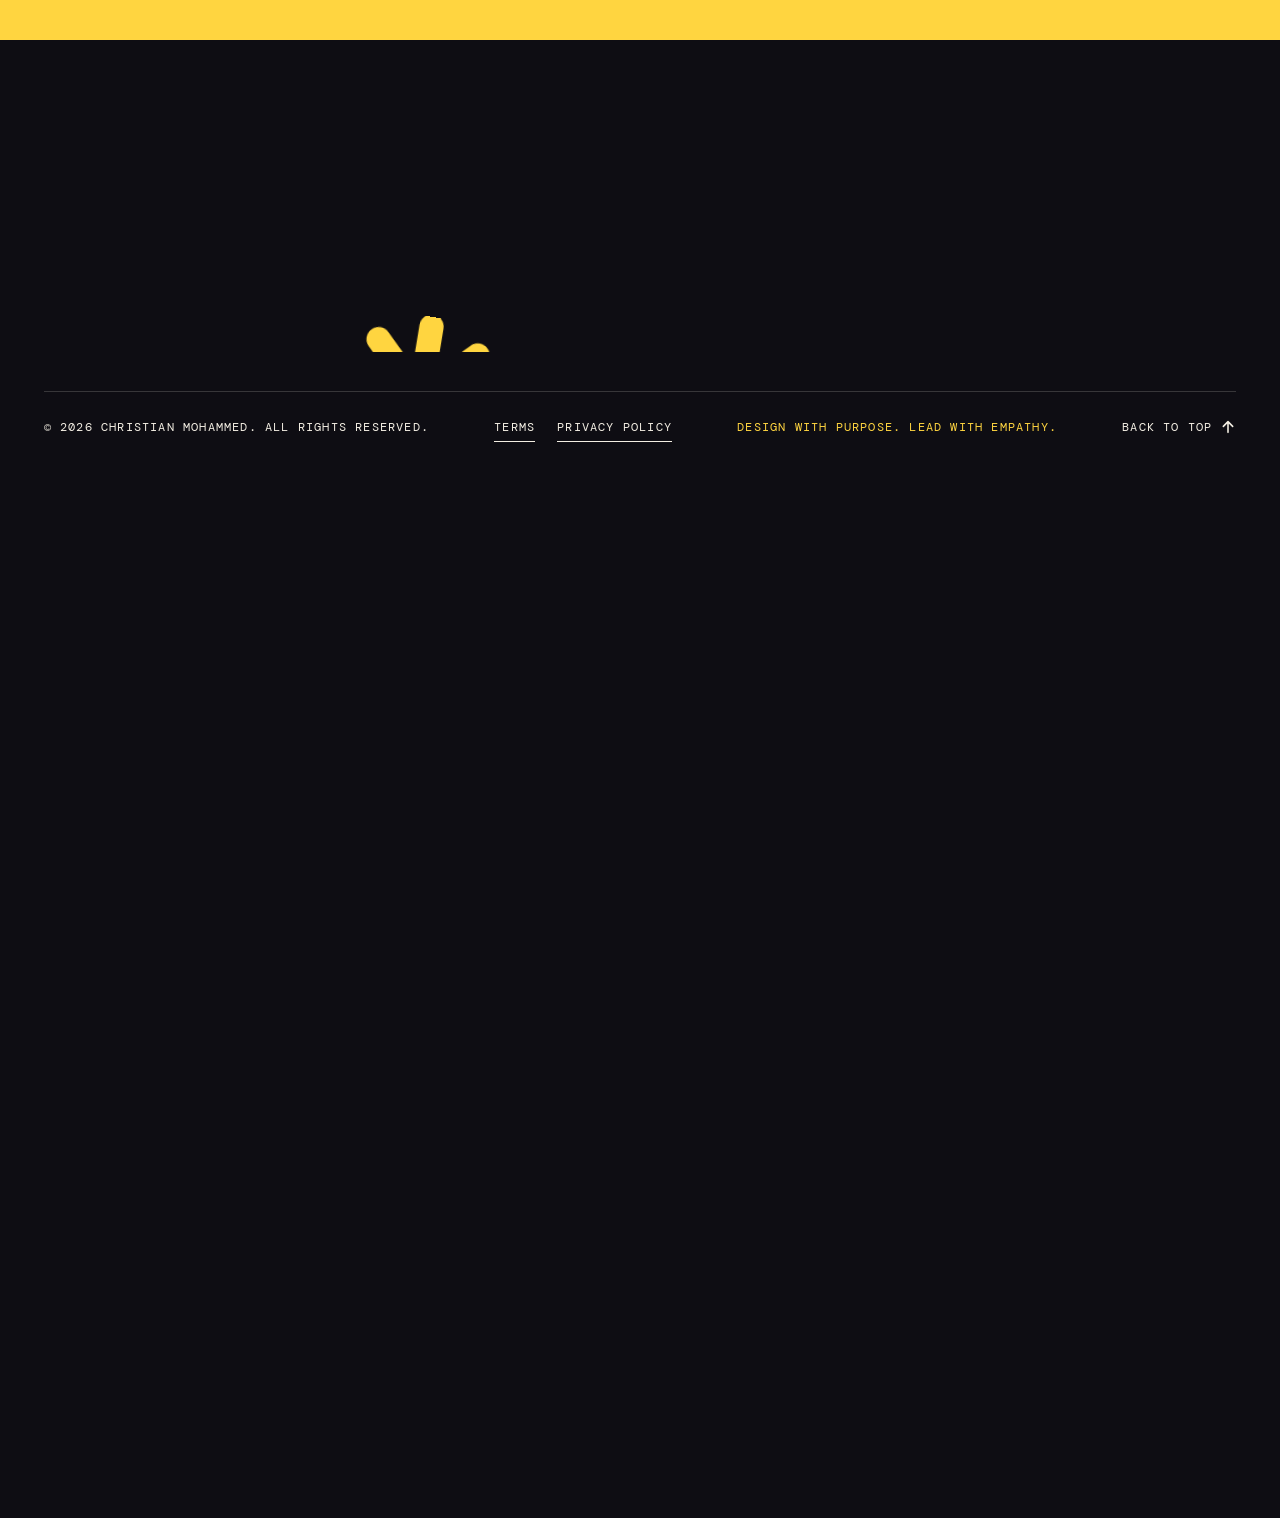
<file: ai-creations/index.html>
<!doctype html>
<html lang="en">
<head>
<meta charset="utf-8">
<meta name="robots" content="noindex">
<meta http-equiv="refresh" content="0; url=../ai-consulting/">
<link rel="canonical" href="../ai-consulting/">
<title>Moved | Cee Curates</title>
</head>
<body>
<p>This page moved. <a href="../ai-consulting/">Go to AI Consulting</a></p>
</body>
</html>
</file>
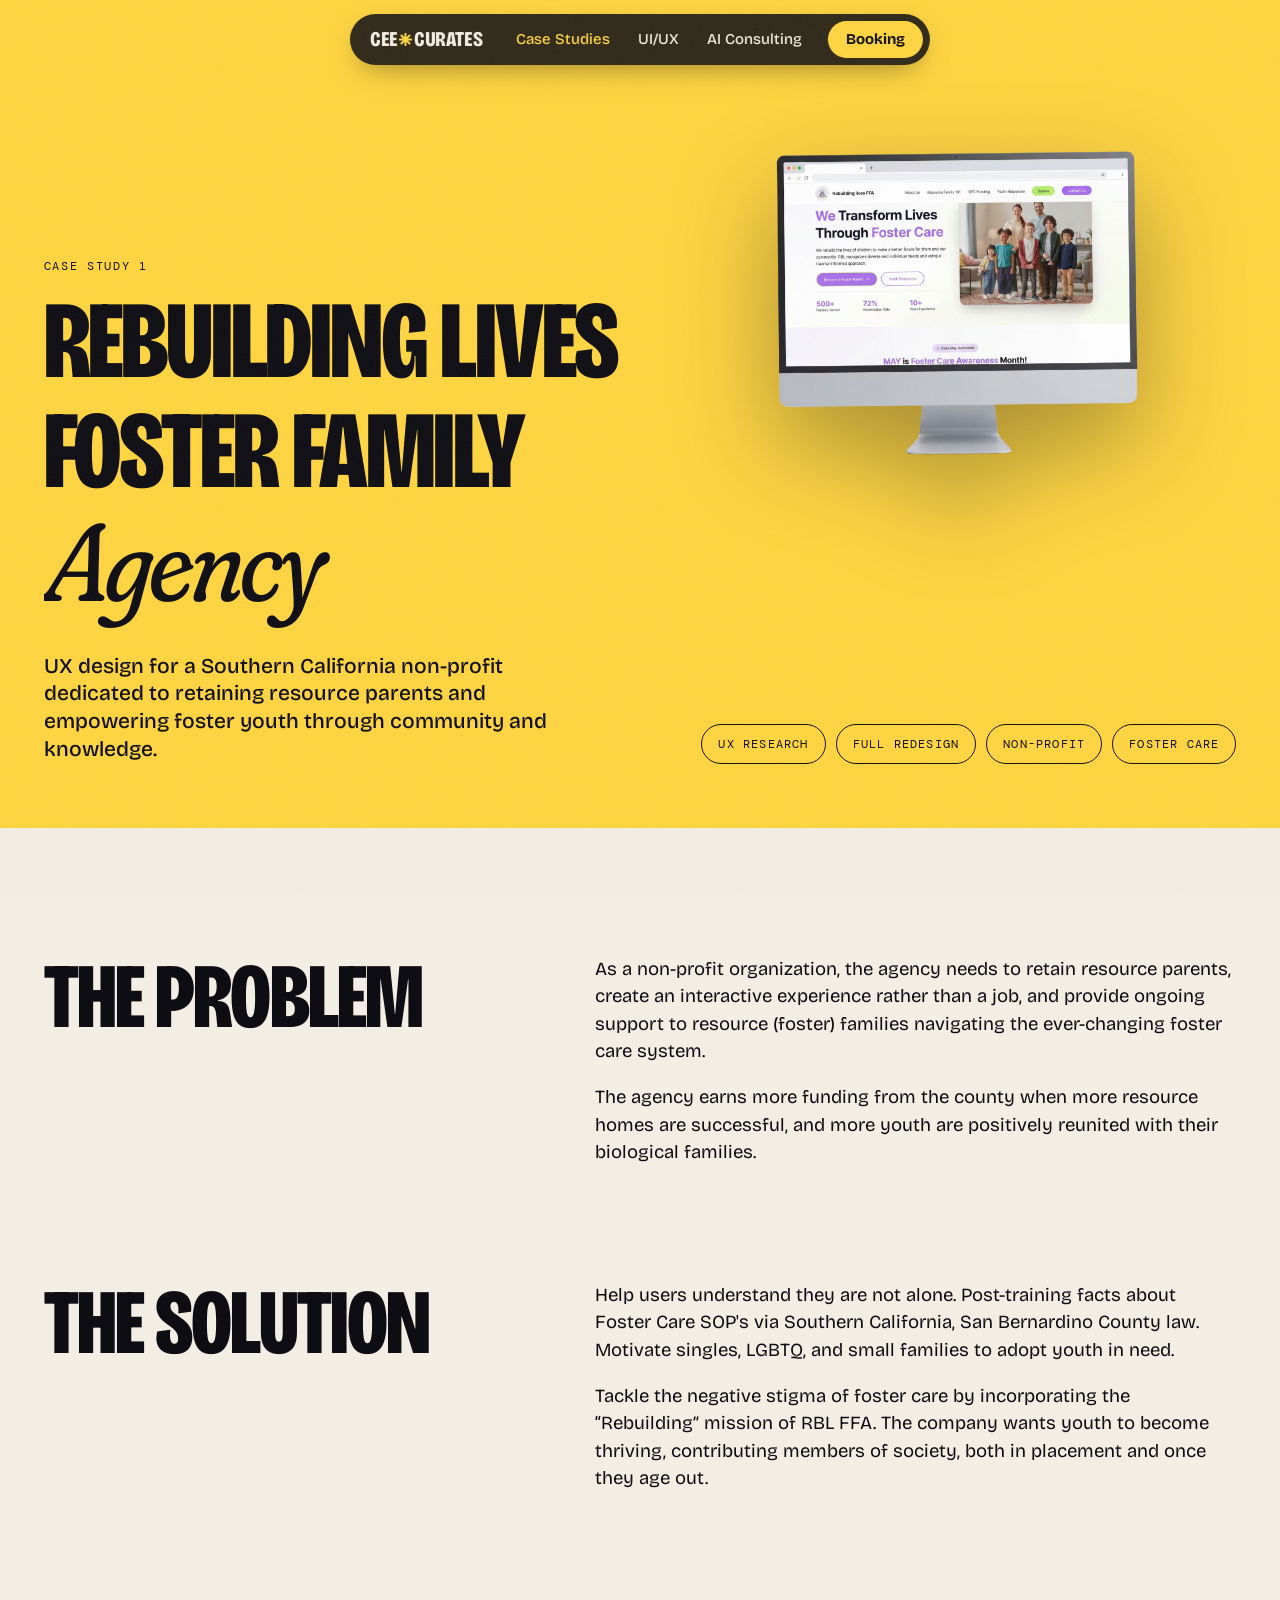
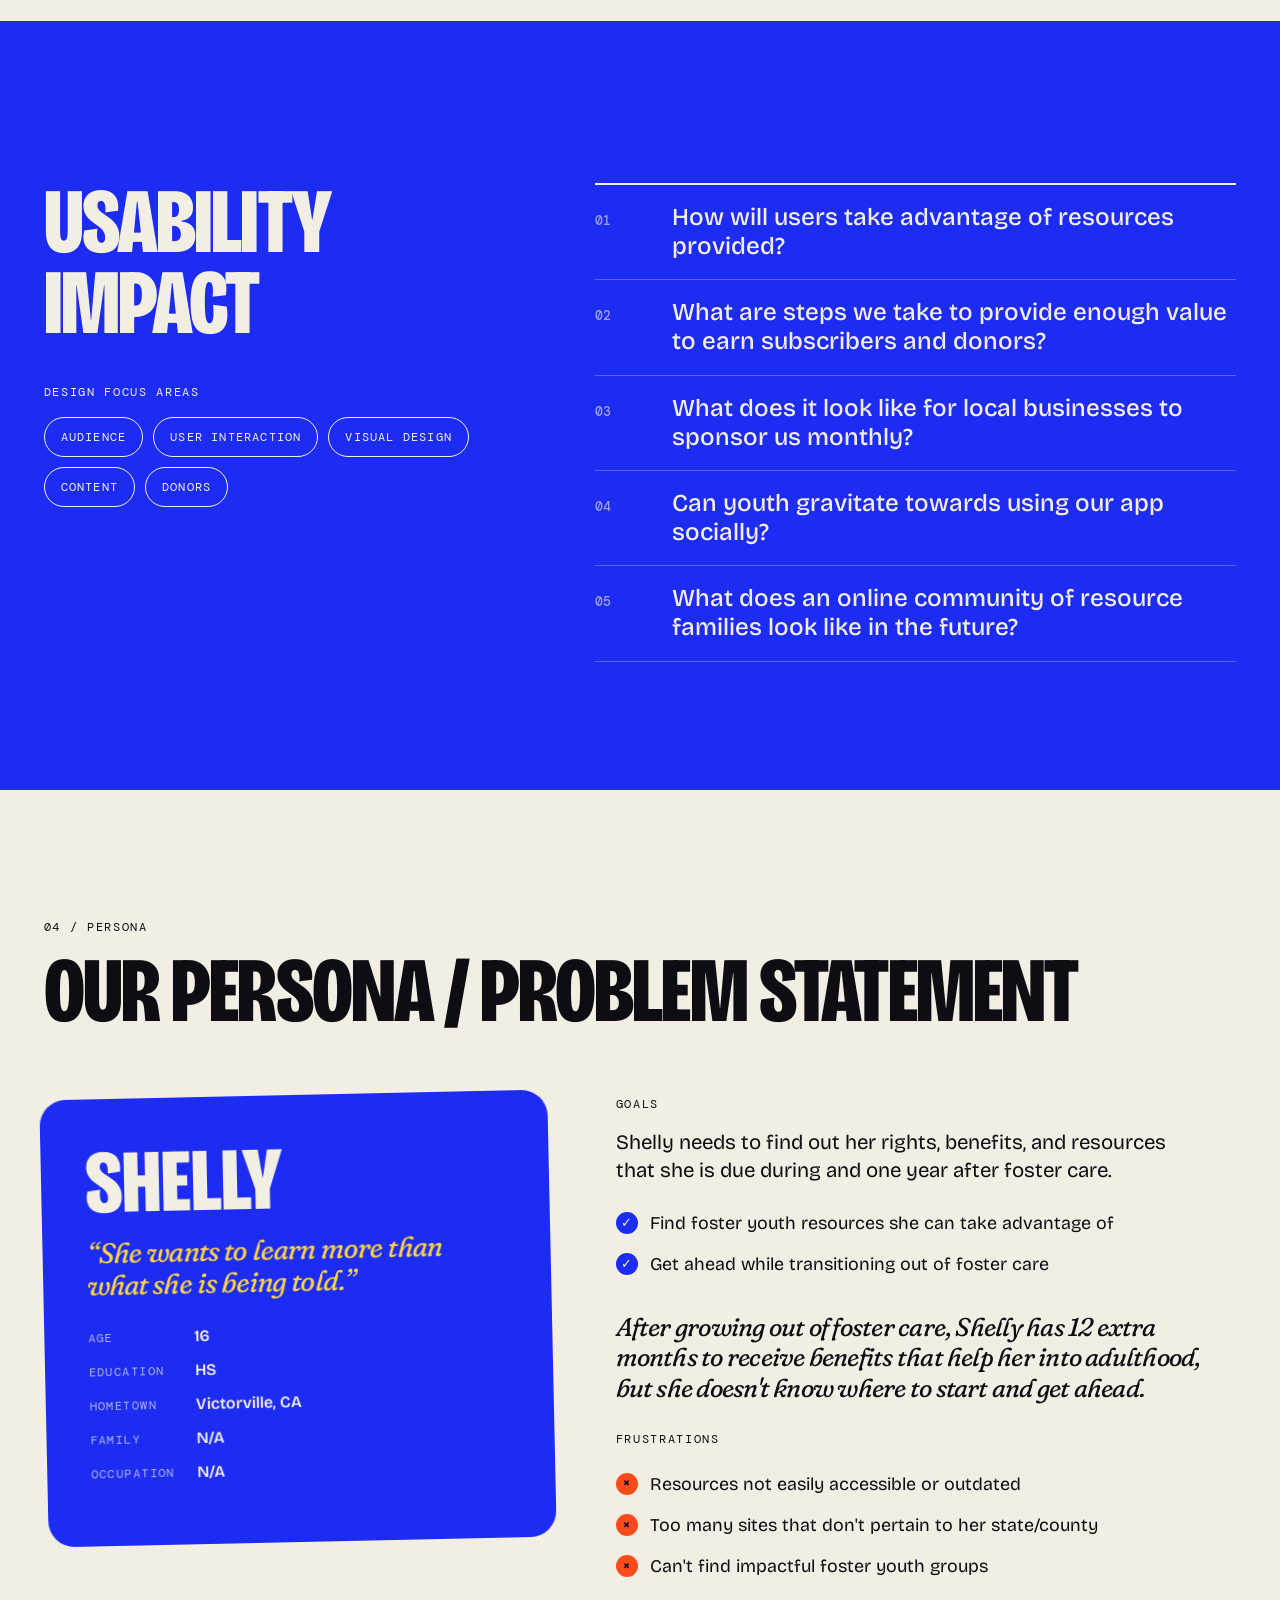
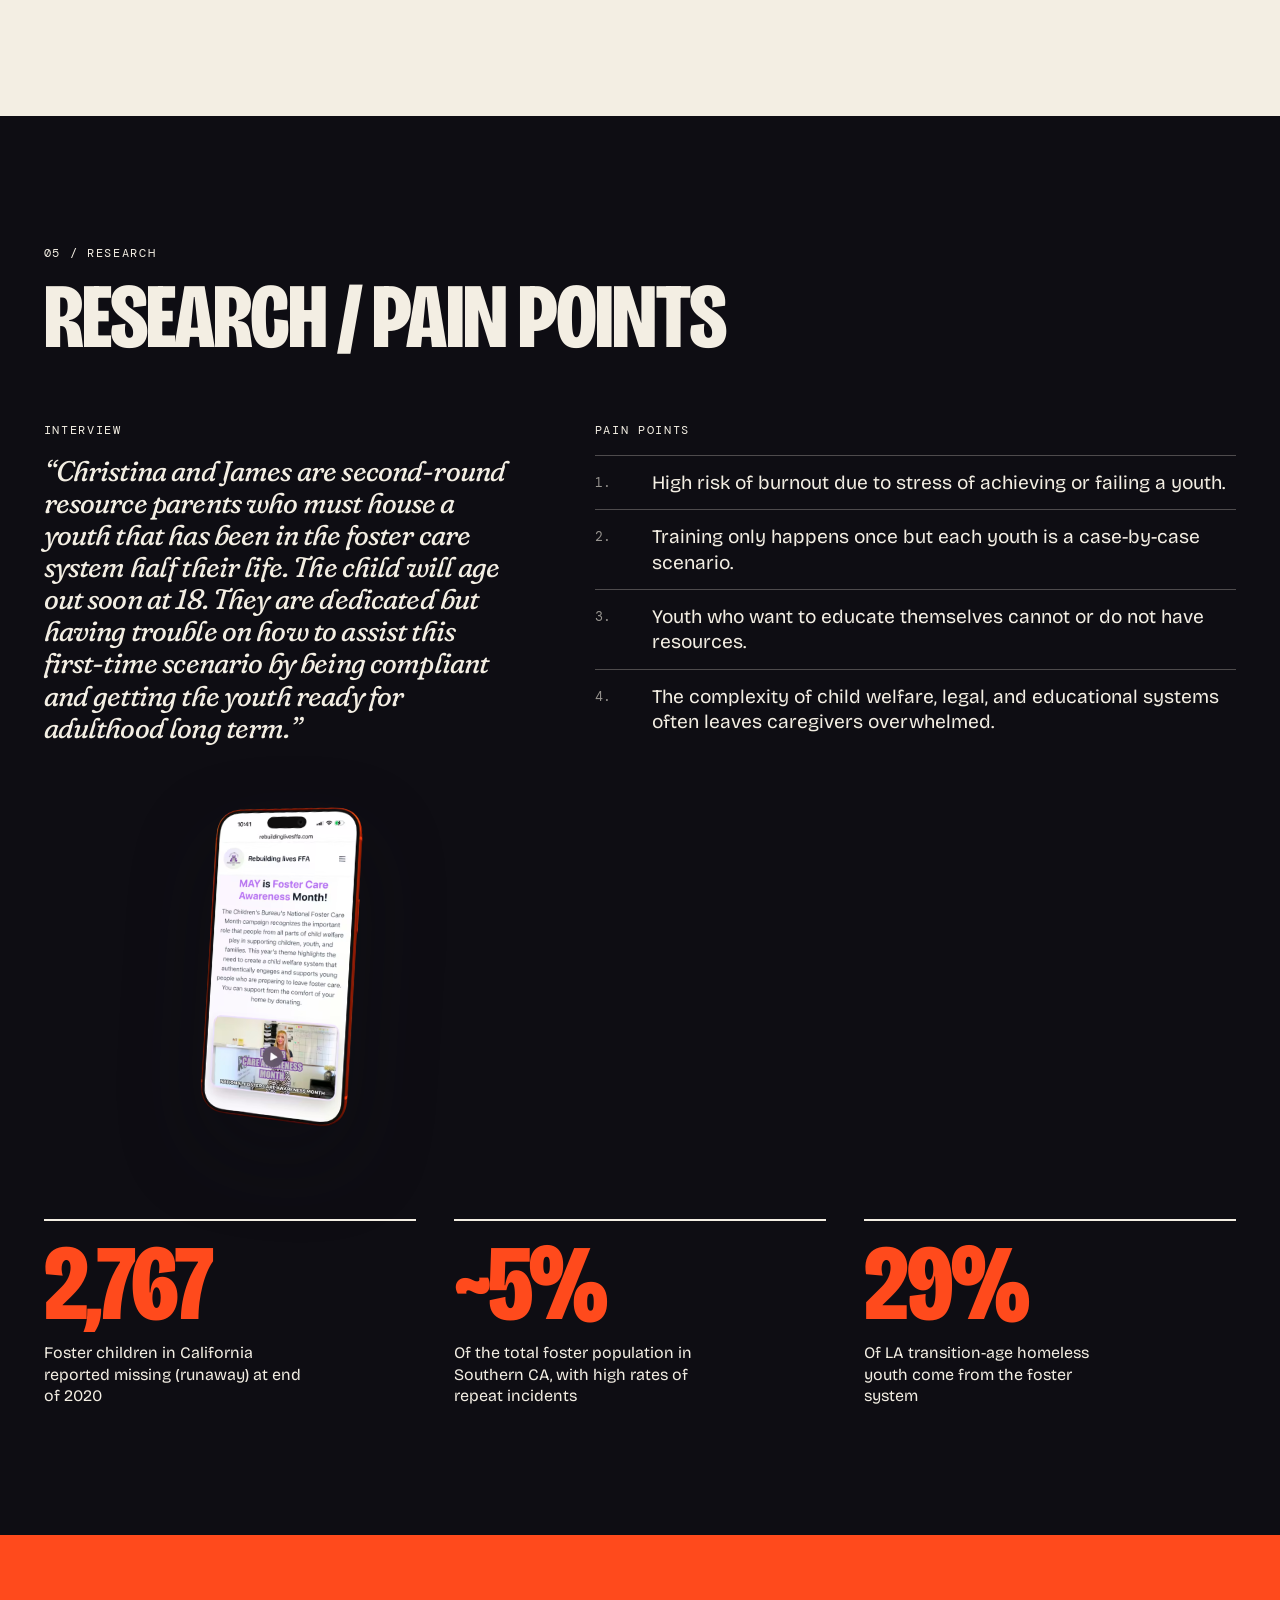
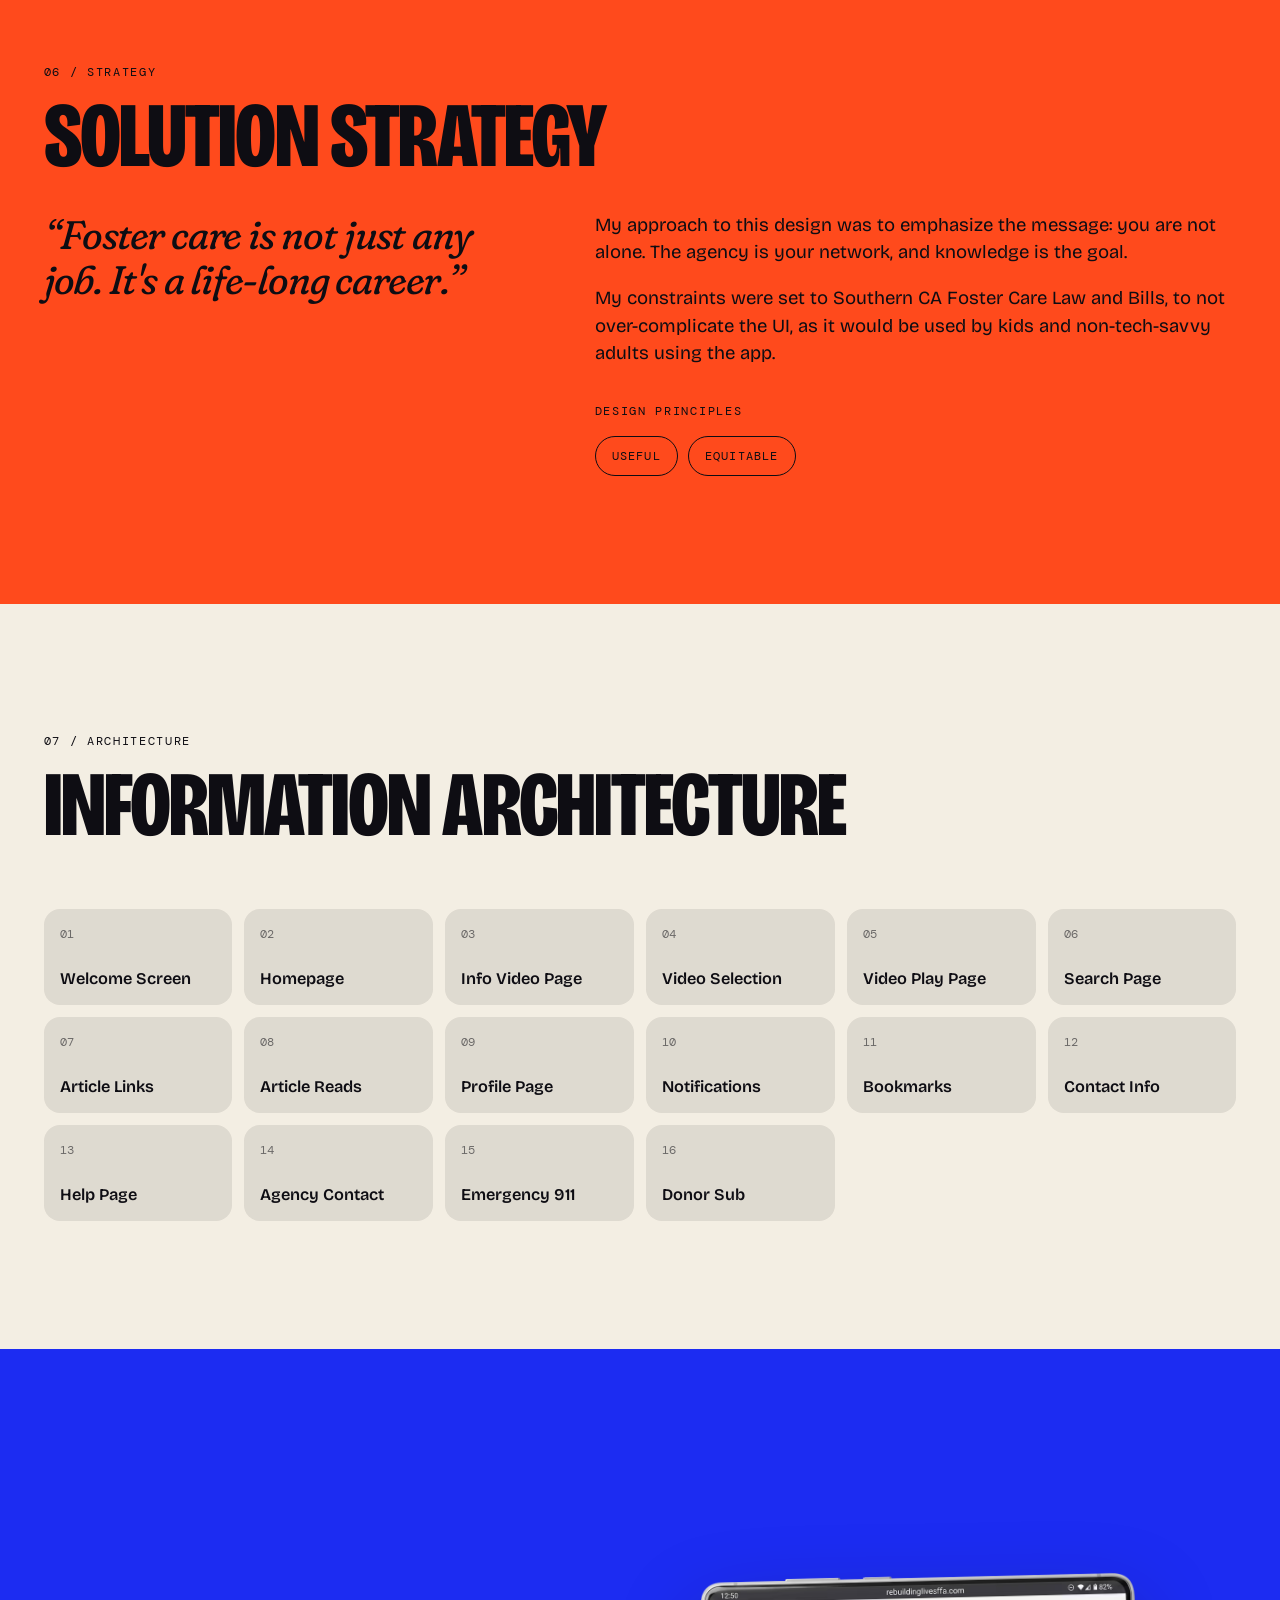
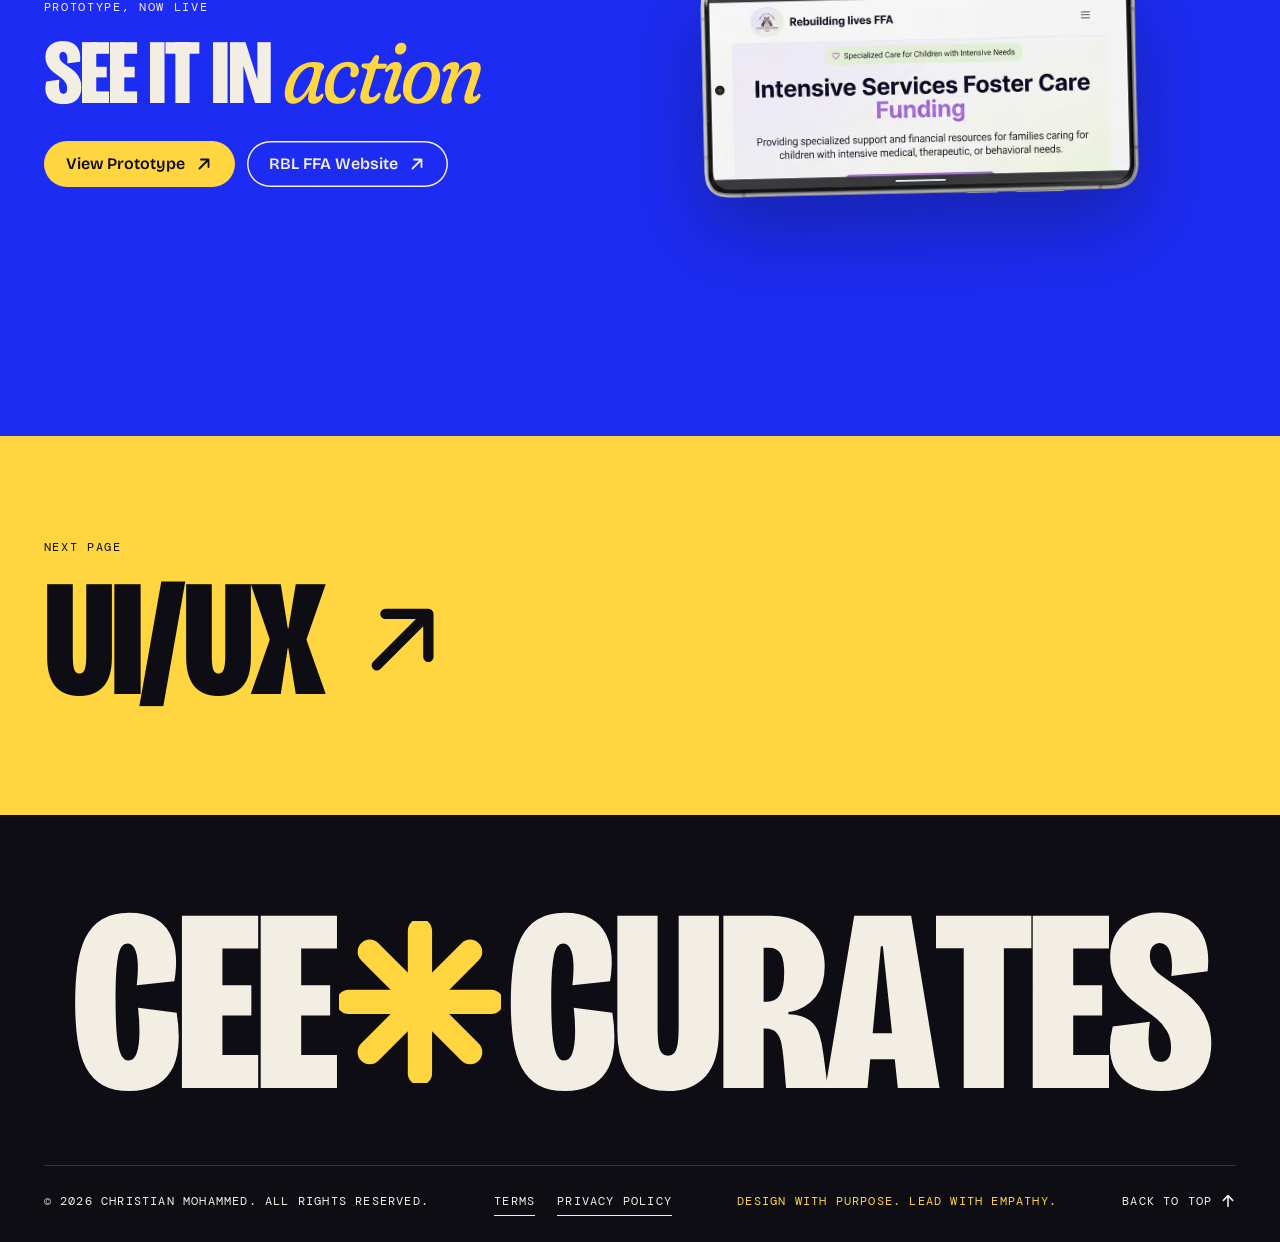
<file: case-studies/index.html>
<!doctype html>
<html lang="en">
<head>
<meta charset="utf-8">
<meta name="viewport" content="width=device-width, initial-scale=1, viewport-fit=cover">
<title>Case Study: Rebuilding Lives Foster Family Agency | Cee Curates</title>
<meta name="description" content="UX design for a Southern California non-profit dedicated to retaining resource parents and empowering foster youth through community and knowledge.">
<meta name="theme-color" content="#ffd540">
<link rel="canonical" href="https://ceecurates.com/case-studies/">
<link rel="icon" href="../assets/img/favicon.svg" type="image/svg+xml">
<link rel="apple-touch-icon" href="../assets/img/apple-touch-icon.png">
<meta property="og:site_name" content="Cee Curates">
<meta property="og:title" content="Case Study: Rebuilding Lives Foster Family Agency | Cee Curates">
<meta property="og:description" content="UX design for a Southern California non-profit dedicated to retaining resource parents and empowering foster youth through community and knowledge.">
<meta property="og:type" content="website">
<meta property="og:url" content="https://ceecurates.com/case-studies/">
<meta property="og:image" content="https://ceecurates.com/assets/img/og.jpg">
<meta name="twitter:card" content="summary_large_image">
<link rel="preconnect" href="https://fonts.googleapis.com">
<link rel="preconnect" href="https://fonts.gstatic.com" crossorigin>
<link href="https://fonts.googleapis.com/css2?family=Bricolage+Grotesque:opsz,wdth,wght@12..96,75..100,200..800&family=DM+Mono:wght@400;500&family=Fraunces:ital,opsz,wght,SOFT,WONK@1,9..144,300..600,0..100,0..1&display=swap" rel="stylesheet">
<link rel="stylesheet" href="../css/style.css">
<link rel="stylesheet" href="../css/pages.css">
<script>
(function () {
  var reduce = window.matchMedia && matchMedia('(prefers-reduced-motion: reduce)').matches;
  document.documentElement.className += ' js ' + (reduce ? 'reduce' : 'motion');
})();
</script>
</head>
<body>

<svg class="sprite" aria-hidden="true" focusable="false">
  <symbol id="burst" viewBox="0 0 100 100">
    <path d="M50 6v88M6 50h88M19 19l62 62M81 19 19 81" fill="none" stroke="currentColor" stroke-width="15" stroke-linecap="round"/>
  </symbol>
  <symbol id="arrow" viewBox="0 0 24 24">
    <path d="M6 18 18 6M8 6h10v10" fill="none" stroke="currentColor" stroke-width="2.4" stroke-linecap="round" stroke-linejoin="round"/>
  </symbol>
  <symbol id="arrow-up" viewBox="0 0 24 24">
    <path d="M12 20V4M5 11l7-7 7 7" fill="none" stroke="currentColor" stroke-width="2.4" stroke-linecap="round" stroke-linejoin="round"/>
  </symbol>
  <symbol id="flip" viewBox="0 0 24 24">
    <path d="M4 12a8 8 0 0 1 14-5.3M20 4v4h-4M20 12a8 8 0 0 1-14 5.3M4 20v-4h4" fill="none" stroke="currentColor" stroke-width="2.2" stroke-linecap="round" stroke-linejoin="round"/>
  </symbol>
  <symbol id="wave" viewBox="0 0 24 24">
    <path d="M4 10v4M8 6v12M12 3v18M16 7v10M20 10v4" fill="none" stroke="currentColor" stroke-width="2.4" stroke-linecap="round"/>
  </symbol>
</svg>

<a class="skip" href="#main">Skip to main content</a>
<header class="nav" data-nav>
  <a class="nav__brand" href="../" aria-label="Cee Curates, home">Cee<svg class="burst"><use href="#burst"/></svg>Curates</a>
  <nav class="nav__links" aria-label="Primary">
    <a href="../case-studies/" aria-current="page">Case Studies</a>
    <a href="../uiux/">UI/UX</a>
    <a href="../ai-consulting/">AI Consulting</a>
  </nav>
  <a class="nav__cta" href="mailto:chris@moeconsulting.services?subject=Booking">Booking</a>
  <button class="nav__toggle" type="button" aria-expanded="false" aria-controls="menu" data-menu-toggle>
    <span class="nav__toggle-label">Menu</span>
  </button>
</header>

<div class="menu" id="menu" data-menu hidden>
  <nav class="menu__links" aria-label="Mobile">
    <a href="../case-studies/" data-menu-link aria-current="page"><span>01</span>Case Studies</a>
    <a href="../uiux/" data-menu-link><span>02</span>UI/UX</a>
    <a href="../ai-consulting/" data-menu-link><span>03</span>AI Consulting</a>
  </nav>
  <div class="menu__foot">
    <a href="mailto:chris@moeconsulting.services?subject=Booking">Booking</a>
    <a href="../">Home</a>
    <a href="https://www.linkedin.com/in/christian-mohammed-1916bb169/" target="_blank" rel="noopener">LinkedIn</a>
  </div>
</div>

<main id="main">

  <section class="phero on-butter">
    <div class="phero__media" style="width:min(44vw,680px);top:12%"><div data-fx="rotate" data-a="5" data-b="-4"><img src="../assets/img/rbl-imac.avif" alt="Rebuilding Lives FFA website shown on a desktop monitor" width="1800" height="1208"></div></div>
    <p class="eyebrow">Case Study 1</p>
    <h1 class="phero__title phero__title--long" data-reveal-group>
      <span class="mask" style="--i:0"><span>Rebuilding Lives</span></span>
      <span class="mask" style="--i:1"><span>Foster Family</span></span>
      <span class="mask" style="--i:2"><span><em class="serif">Agency</em></span></span>
    </h1>
    <div class="phero__row">
      <p class="phero__lede">UX design for a Southern California non-profit dedicated to retaining resource parents and empowering foster youth through community and knowledge.</p>
      <ul class="chips"><li>UX Research</li><li>Full Redesign</li><li>Non-Profit</li><li>Foster Care</li></ul>
    </div>
  </section>

  <section class="section on-bone">
    <div class="split">
      <h2 class="h2" data-reveal>The Problem</h2>
      <div class="prose" data-reveal>
        <p>As a non-profit organization, the agency needs to retain resource parents, create an interactive experience rather than a job, and provide ongoing support to resource (foster) families navigating the ever-changing foster care system.</p>
        <p>The agency earns more funding from the county when more resource homes are successful, and more youth are positively reunited with their biological families.</p>
      </div>
    </div>
    <div class="split">
      <h2 class="h2" data-reveal>The Solution</h2>
      <div class="prose" data-reveal>
        <p>Help users understand they are not alone. Post-training facts about Foster Care SOP's via Southern California, San Bernardino County law. Motivate singles, LGBTQ, and small families to adopt youth in need.</p>
        <p>Tackle the negative stigma of foster care by incorporating the “Rebuilding” mission of RBL FFA. The company wants youth to become thriving, contributing members of society, both in placement and once they age out.</p>
      </div>
    </div>
  </section>

  <section class="section on-cobalt">
    <div class="split">
      <div>
        <p class="eyebrow" data-reveal>03 / Research</p>
        <h2 class="h2" data-reveal style="margin:14px 0 40px">Usability Impact</h2>
        <p class="label" data-reveal>Design focus areas</p>
        <ul class="chips" data-reveal><li>Audience</li><li>User Interaction</li><li>Visual Design</li><li>Content</li><li>Donors</li></ul>
      </div>
      <div>
        <p class="label" data-reveal>Key questions</p>
        <ol class="qlist">
          <li data-reveal style="--i:0">How will users take advantage of resources provided?</li>
          <li data-reveal style="--i:1">What are steps we take to provide enough value to earn subscribers and donors?</li>
          <li data-reveal style="--i:2">What does it look like for local businesses to sponsor us monthly?</li>
          <li data-reveal style="--i:3">Can youth gravitate towards using our app socially?</li>
          <li data-reveal style="--i:4">What does an online community of resource families look like in the future?</li>
        </ol>
      </div>
    </div>
  </section>

  <section class="section on-bone">
    <header class="section__head">
      <p class="eyebrow" data-reveal>04 / Persona</p>
      <h2 class="h2" data-reveal>Our Persona / Problem Statement</h2>
    </header>
    <div class="persona">
      <div>
        <div class="persona__card" data-fx="rotate" data-a="-5" data-b="3">
          <p class="persona__name">Shelly</p>
          <p class="persona__quote serif">“She wants to learn more than what she is being told.”</p>
          <dl class="facts">
            <dt>Age</dt><dd>16</dd>
            <dt>Education</dt><dd>HS</dd>
            <dt>Hometown</dt><dd>Victorville, CA</dd>
            <dt>Family</dt><dd>N/A</dd>
            <dt>Occupation</dt><dd>N/A</dd>
          </dl>
        </div>
      </div>
      <div>
        <p class="label" data-reveal>Goals</p>
        <p class="lede" data-reveal style="margin-top:0">Shelly needs to find out her rights, benefits, and resources that she is due during and one year after foster care.</p>
        <ul class="ticks" data-reveal style="margin-top:18px">
          <li>Find foster youth resources she can take advantage of</li>
          <li>Get ahead while transitioning out of foster care</li>
        </ul>
        <p class="persona__story serif" data-reveal>After growing out of foster care, Shelly has 12 extra months to receive benefits that help her into adulthood, but she doesn't know where to start and get ahead.</p>
        <p class="label" data-reveal>Frustrations</p>
        <ul class="crosses" data-reveal>
          <li>Resources not easily accessible or outdated</li>
          <li>Too many sites that don't pertain to her state/county</li>
          <li>Can't find impactful foster youth groups</li>
        </ul>
      </div>
    </div>
  </section>

  <section class="section on-ink">
    <header class="section__head">
      <p class="eyebrow" data-reveal>05 / Research</p>
      <h2 class="h2" data-reveal>Research / Pain Points</h2>
    </header>
    <div class="split">
      <div>
        <p class="label" data-reveal>Interview</p>
        <p class="bigquote serif" data-reveal style="font-size:clamp(1.3rem,2.2vw,2.1rem)">“Christina and James are second-round resource parents who must house a youth that has been in the foster care system half their life. The child will age out soon at 18. They are dedicated but having trouble on how to assist this first-time scenario by being compliant and getting the youth ready for adulthood long term.”</p>
        <div class="float-img" style="width:min(78%,400px);margin:40px auto 0"><div data-fx="rotate" data-a="-8" data-b="6"><img src="../assets/img/rbl-iphone.avif" alt="Rebuilding Lives mobile site on a phone" width="1000" height="970" loading="lazy"></div></div>
      </div>
      <div>
        <p class="label" data-reveal>Pain points</p>
        <ol class="numbered">
          <li data-reveal style="--i:0">High risk of burnout due to stress of achieving or failing a youth.</li>
          <li data-reveal style="--i:1">Training only happens once but each youth is a case-by-case scenario.</li>
          <li data-reveal style="--i:2">Youth who want to educate themselves cannot or do not have resources.</li>
          <li data-reveal style="--i:3">The complexity of child welfare, legal, and educational systems often leaves caregivers overwhelmed.</li>
        </ol>
      </div>
    </div>
    <div class="stats">
      <div class="stat" data-reveal style="--i:0"><b>2,767</b><span>Foster children in California reported missing (runaway) at end of 2020</span></div>
      <div class="stat" data-reveal style="--i:1"><b>~5%</b><span>Of the total foster population in Southern CA, with high rates of repeat incidents</span></div>
      <div class="stat" data-reveal style="--i:2"><b>29%</b><span>Of LA transition-age homeless youth come from the foster system</span></div>
    </div>
  </section>

  <section class="section on-vermilion">
    <p class="eyebrow" data-reveal>06 / Strategy</p>
    <h2 class="h2" data-reveal style="margin:14px 0 36px">Solution Strategy</h2>
    <div class="split">
      <p class="bigquote serif" data-reveal>“Foster care is not just any job. It's a life-long career.”</p>
      <div>
        <div class="prose" data-reveal>
          <p>My approach to this design was to emphasize the message: you are not alone. The agency is your network, and knowledge is the goal.</p>
          <p>My constraints were set to Southern CA Foster Care Law and Bills, to not over-complicate the UI, as it would be used by kids and non-tech-savvy adults using the app.</p>
        </div>
        <p class="label" data-reveal style="margin-top:34px">Design principles</p>
        <ul class="chips" data-reveal><li>Useful</li><li>Equitable</li></ul>
      </div>
    </div>
  </section>

  <section class="section on-bone">
    <header class="section__head">
      <p class="eyebrow" data-reveal>07 / Architecture</p>
      <h2 class="h2" data-reveal>Information Architecture</h2>
    </header>
    <ol class="ia">
        <li data-reveal style="--i:0">Welcome Screen</li>
        <li data-reveal style="--i:1">Homepage</li>
        <li data-reveal style="--i:2">Info Video Page</li>
        <li data-reveal style="--i:3">Video Selection</li>
        <li data-reveal style="--i:4">Video Play Page</li>
        <li data-reveal style="--i:5">Search Page</li>
        <li data-reveal style="--i:0">Article Links</li>
        <li data-reveal style="--i:1">Article Reads</li>
        <li data-reveal style="--i:2">Profile Page</li>
        <li data-reveal style="--i:3">Notifications</li>
        <li data-reveal style="--i:4">Bookmarks</li>
        <li data-reveal style="--i:5">Contact Info</li>
        <li data-reveal style="--i:0">Help Page</li>
        <li data-reveal style="--i:1">Agency Contact</li>
        <li data-reveal style="--i:2">Emergency 911</li>
        <li data-reveal style="--i:3">Donor Sub</li>
    </ol>
  </section>

  <section class="section on-cobalt cta">
    <div class="split" style="align-items:center">
      <div>
        <p class="eyebrow" data-reveal>Prototype, now live</p>
        <h2 class="h2" data-reveal style="margin-top:14px">See it in <em class="serif" style="color:var(--butter)">action</em></h2>
        <div class="btn-row" data-reveal>
          <a class="btn btn--butter" href="https://www.figma.com/make/gnnYnMuEaKlo36HjzCc4H4/Redesign-RBL-Foster-Agency?fullscreen=1&amp;t=vW1NvWbrKaSB2tw1-1&amp;code-node-id=0-9" target="_blank" rel="noopener">View Prototype<svg aria-hidden="true"><use href="#arrow"/></svg></a>
          <a class="btn btn--ghost" href="https://rebuildinglivesffa.com" target="_blank" rel="noopener">RBL FFA Website<svg aria-hidden="true"><use href="#arrow"/></svg></a>
        </div>
      </div>
      <div class="float-img"><div data-fx="rotate" data-a="6" data-b="-4"><img src="../assets/img/rbl-android.avif" alt="Rebuilding Lives site on a phone held sideways" width="1400" height="940" loading="lazy"></div></div>
    </div>
  </section>

  <a class="next on-butter" href="../uiux/" data-cursor="Go">
    <p class="eyebrow">Next page</p>
    <p class="next__title">UI/UX<svg aria-hidden="true"><use href="#arrow"/></svg></p>
  </a>

</main>

<footer class="footer" data-reveal-group>
  <p class="footer__mark" aria-hidden="true">
    <span style="--i:0">C</span><span style="--i:1">e</span><span style="--i:2">e</span><svg class="burst" style="--i:3"><use href="#burst"/></svg><span style="--i:4">C</span><span style="--i:5">u</span><span style="--i:6">r</span><span style="--i:7">a</span><span style="--i:8">t</span><span style="--i:9">e</span><span style="--i:10">s</span>
  </p>
  <div class="footer__row">
    <p>© 2026 Christian Mohammed. All rights reserved.</p>
    <p class="footer__legal">
      <button type="button" data-dialog-open="dialog-terms">Terms</button>
      <button type="button" data-dialog-open="dialog-privacy">Privacy Policy</button>
    </p>
    <p class="footer__motto">Design with purpose. Lead with empathy.</p>
    <a class="footer__top" href="#main">Back to Top<svg aria-hidden="true"><use href="#arrow-up"/></svg></a>
  </div>
</footer>

<dialog class="sheet" id="dialog-terms" aria-labelledby="terms-title">
  <p class="eyebrow">Cee Curates</p>
  <h2 id="terms-title">Terms</h2>
  <p>This site is the portfolio of Christian Mohammed. Reaching out through this site does not create a contract or any obligation for either of us.</p>
  <p>I never sell or share your personal information. Any information retained is only the contact information you choose to send me.</p>
  <button class="btn sheet__close" type="button" data-dialog-close>Got it</button>
</dialog>

<dialog class="sheet" id="dialog-privacy" aria-labelledby="privacy-title">
  <p class="eyebrow">Cee Curates</p>
  <h2 id="privacy-title">Privacy Policy</h2>
  <p>I never sell or share your personal information.</p>
  <p>Any information retained is only the contact information you choose to send me.</p>
  <button class="btn sheet__close" type="button" data-dialog-close>Got it</button>
</dialog>

<dialog class="lightbox" data-lightbox aria-label="Enlarged artwork"><img alt=""></dialog>

<div class="cursor" data-cursor-el aria-hidden="true"><span></span></div>

<script src="../js/page.js" defer></script>
</body>
</html>
</file>
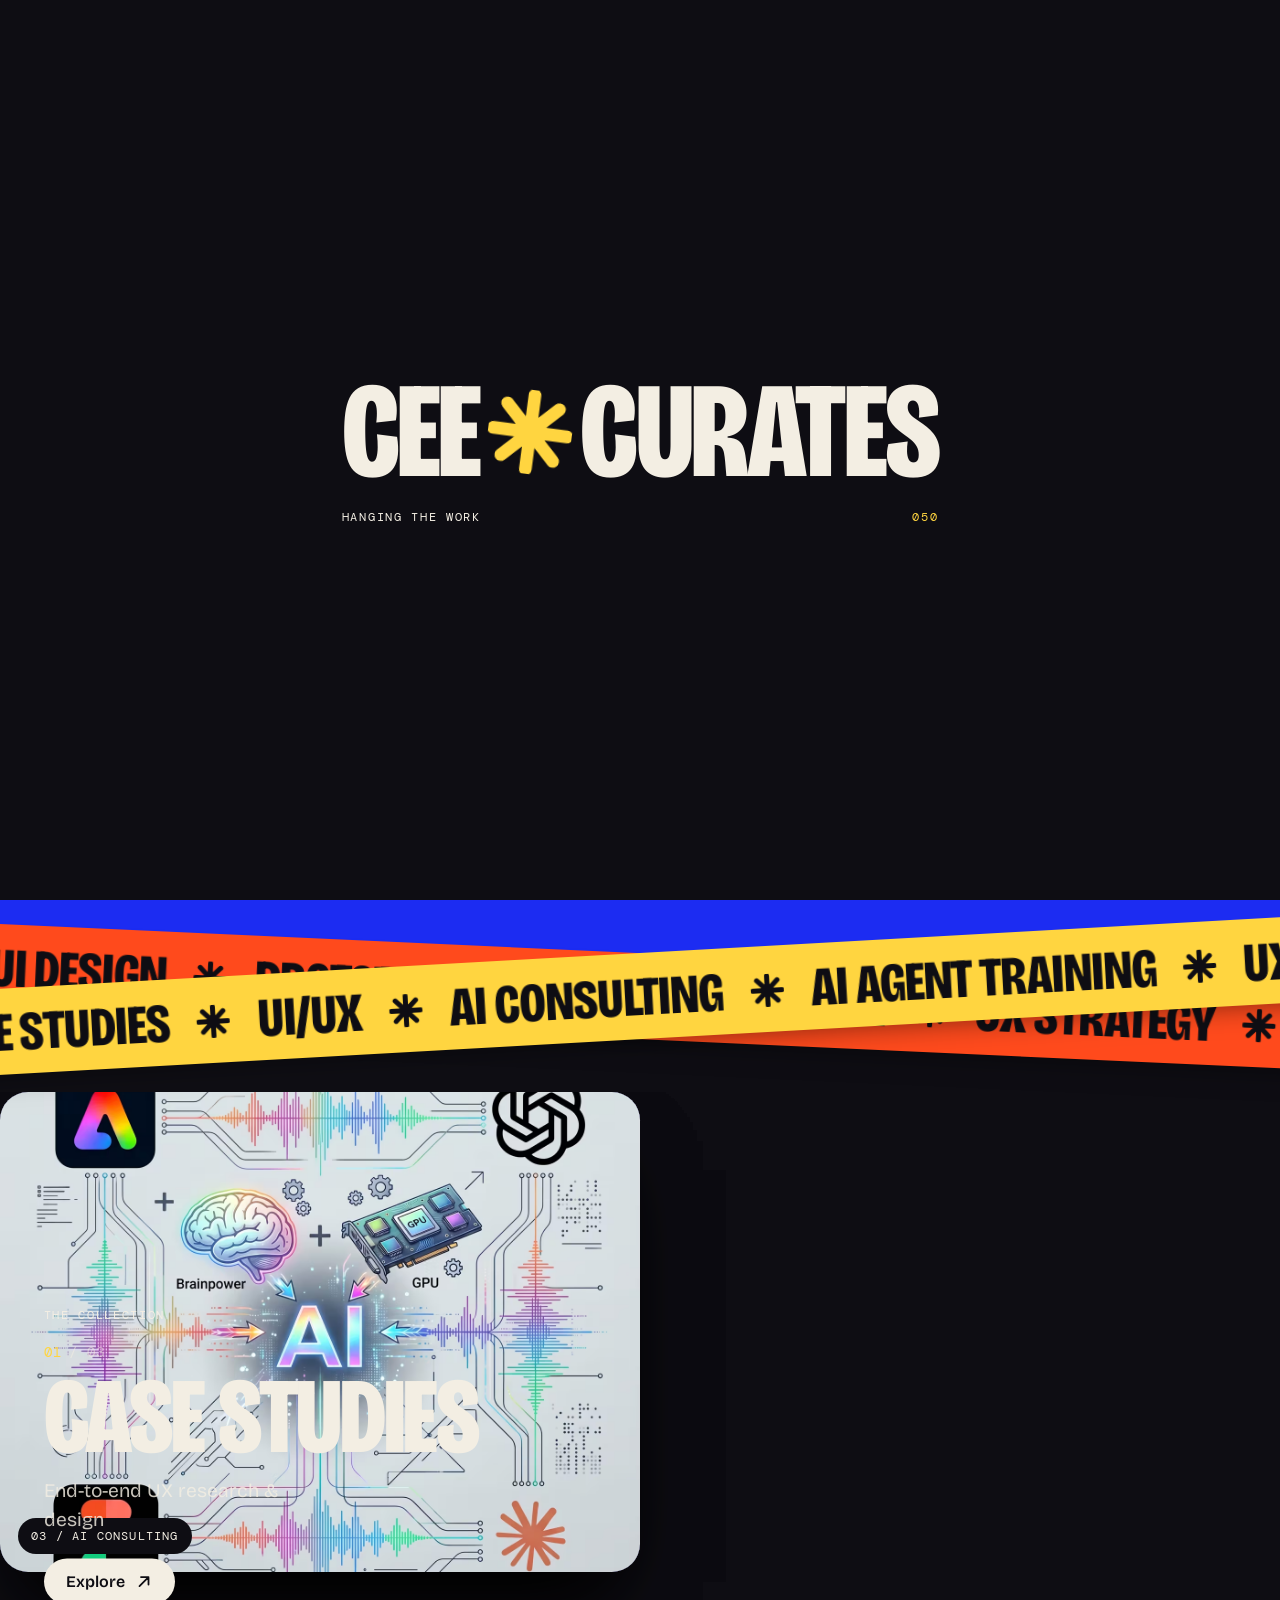
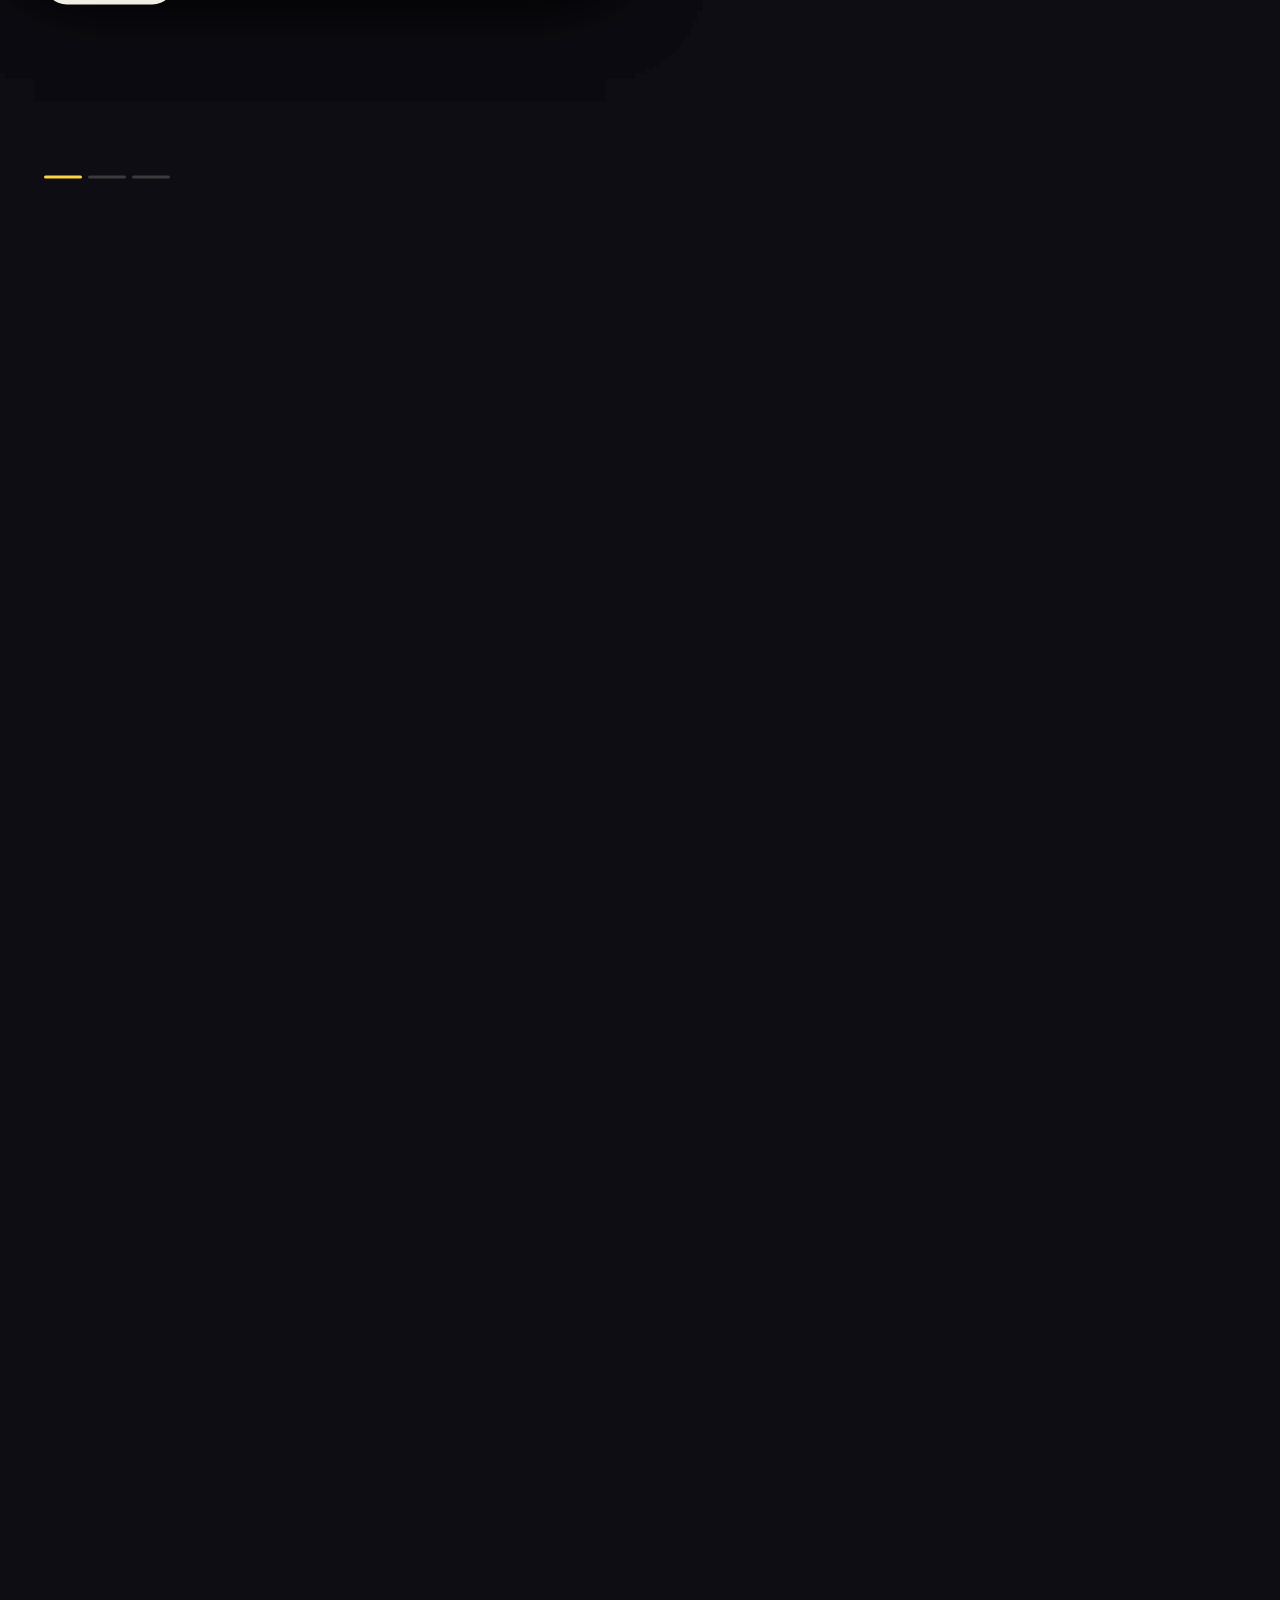
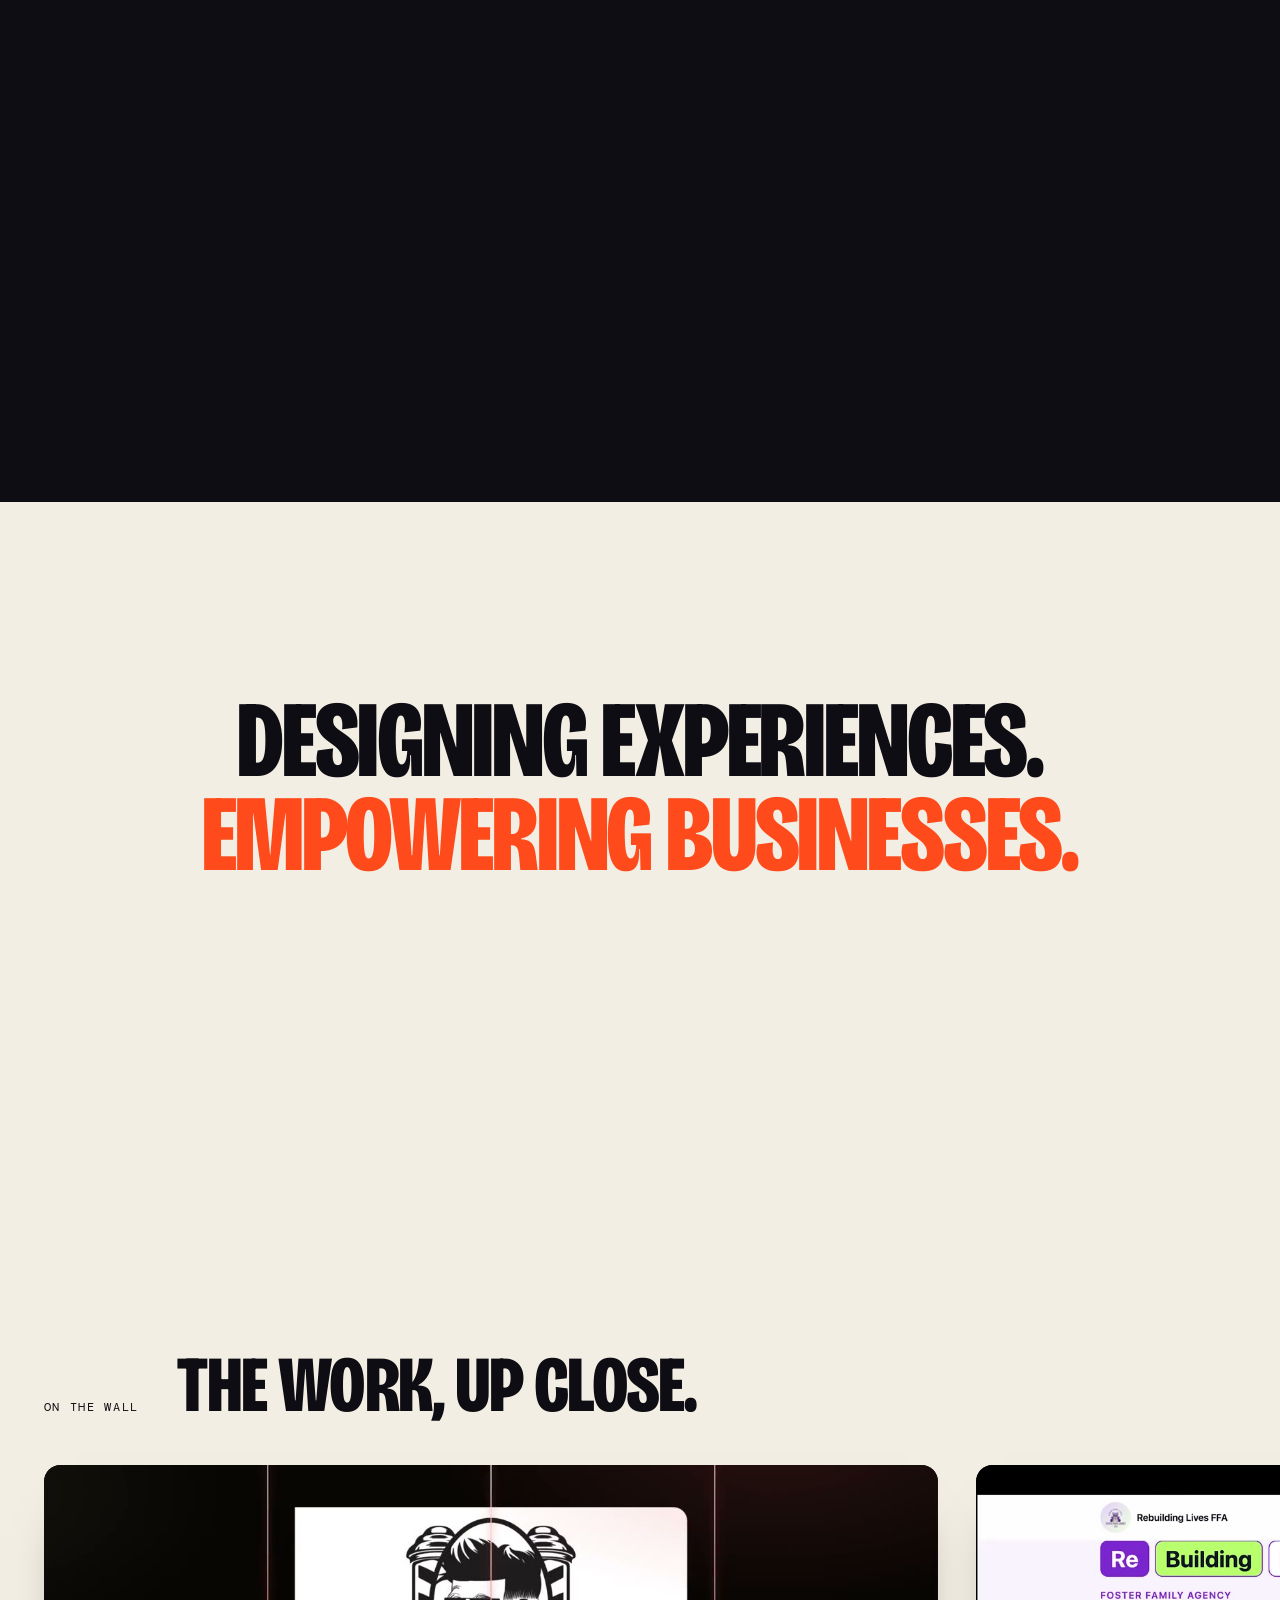
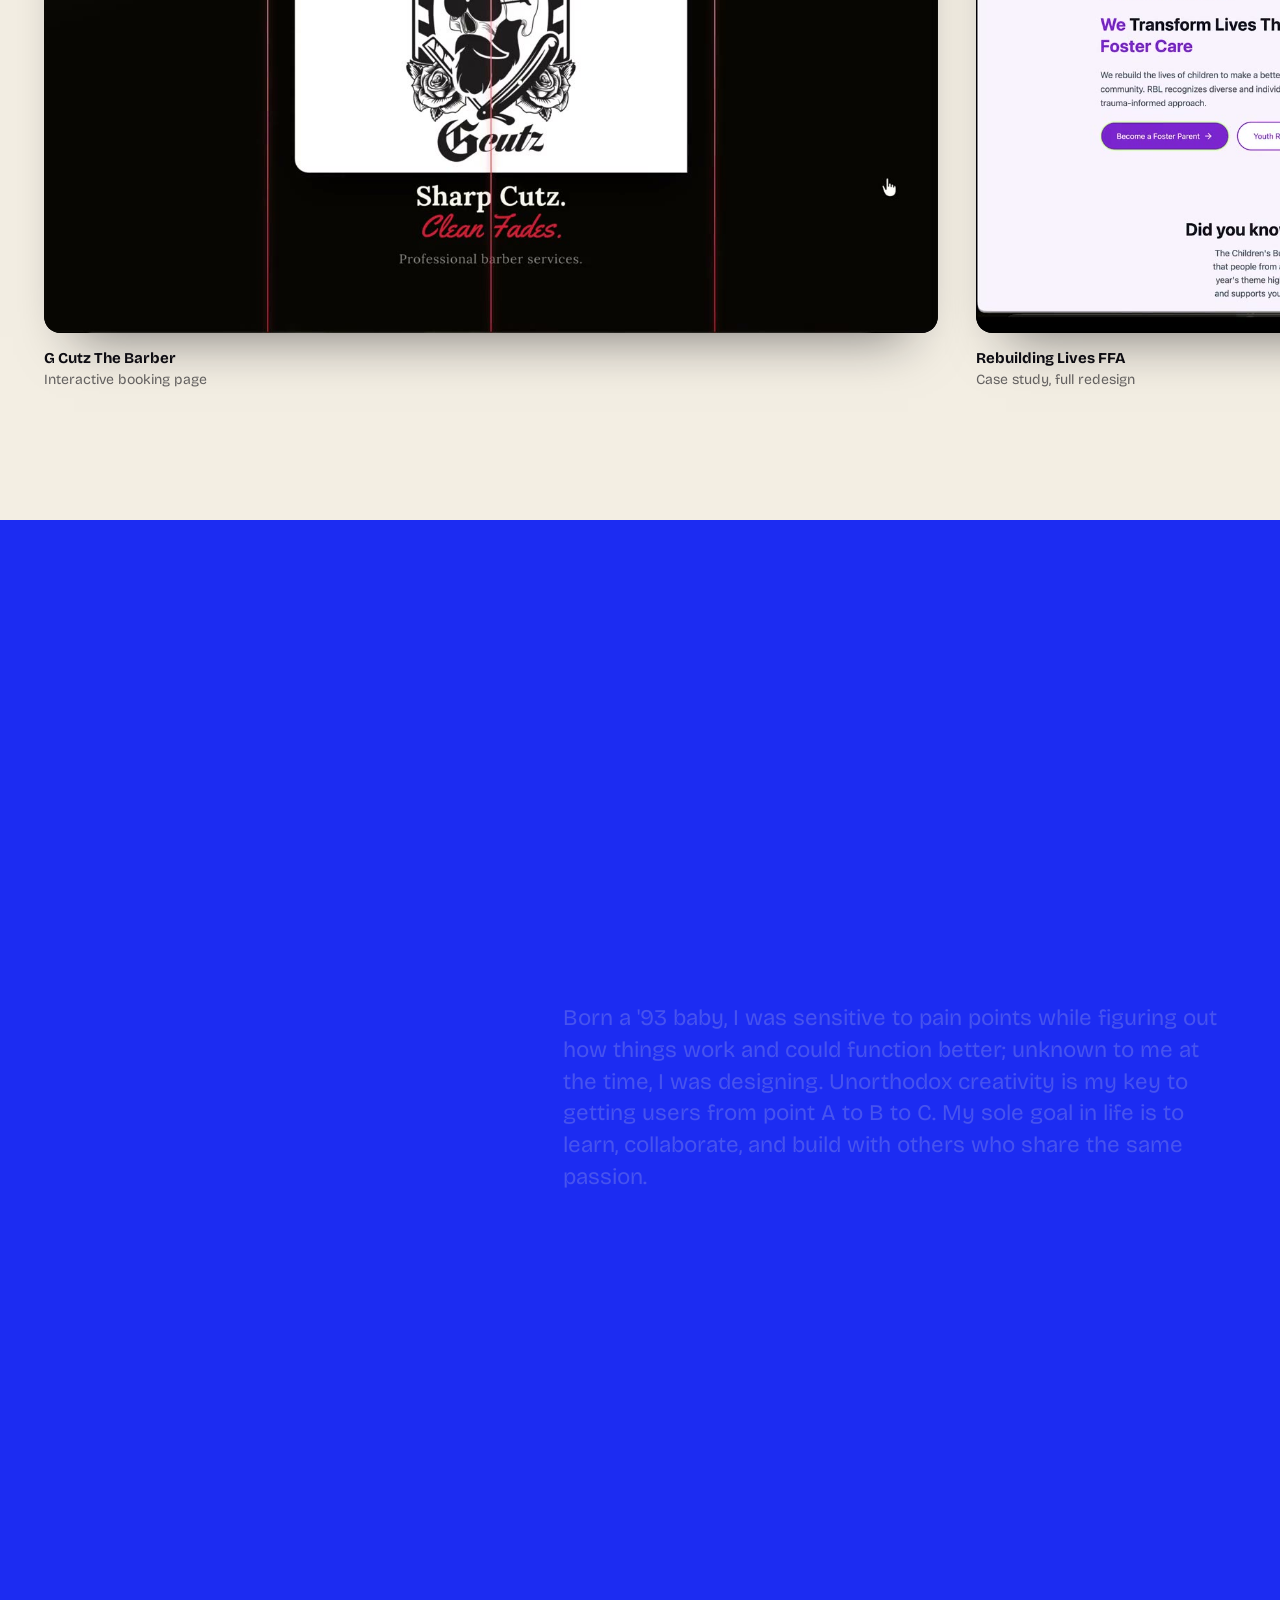
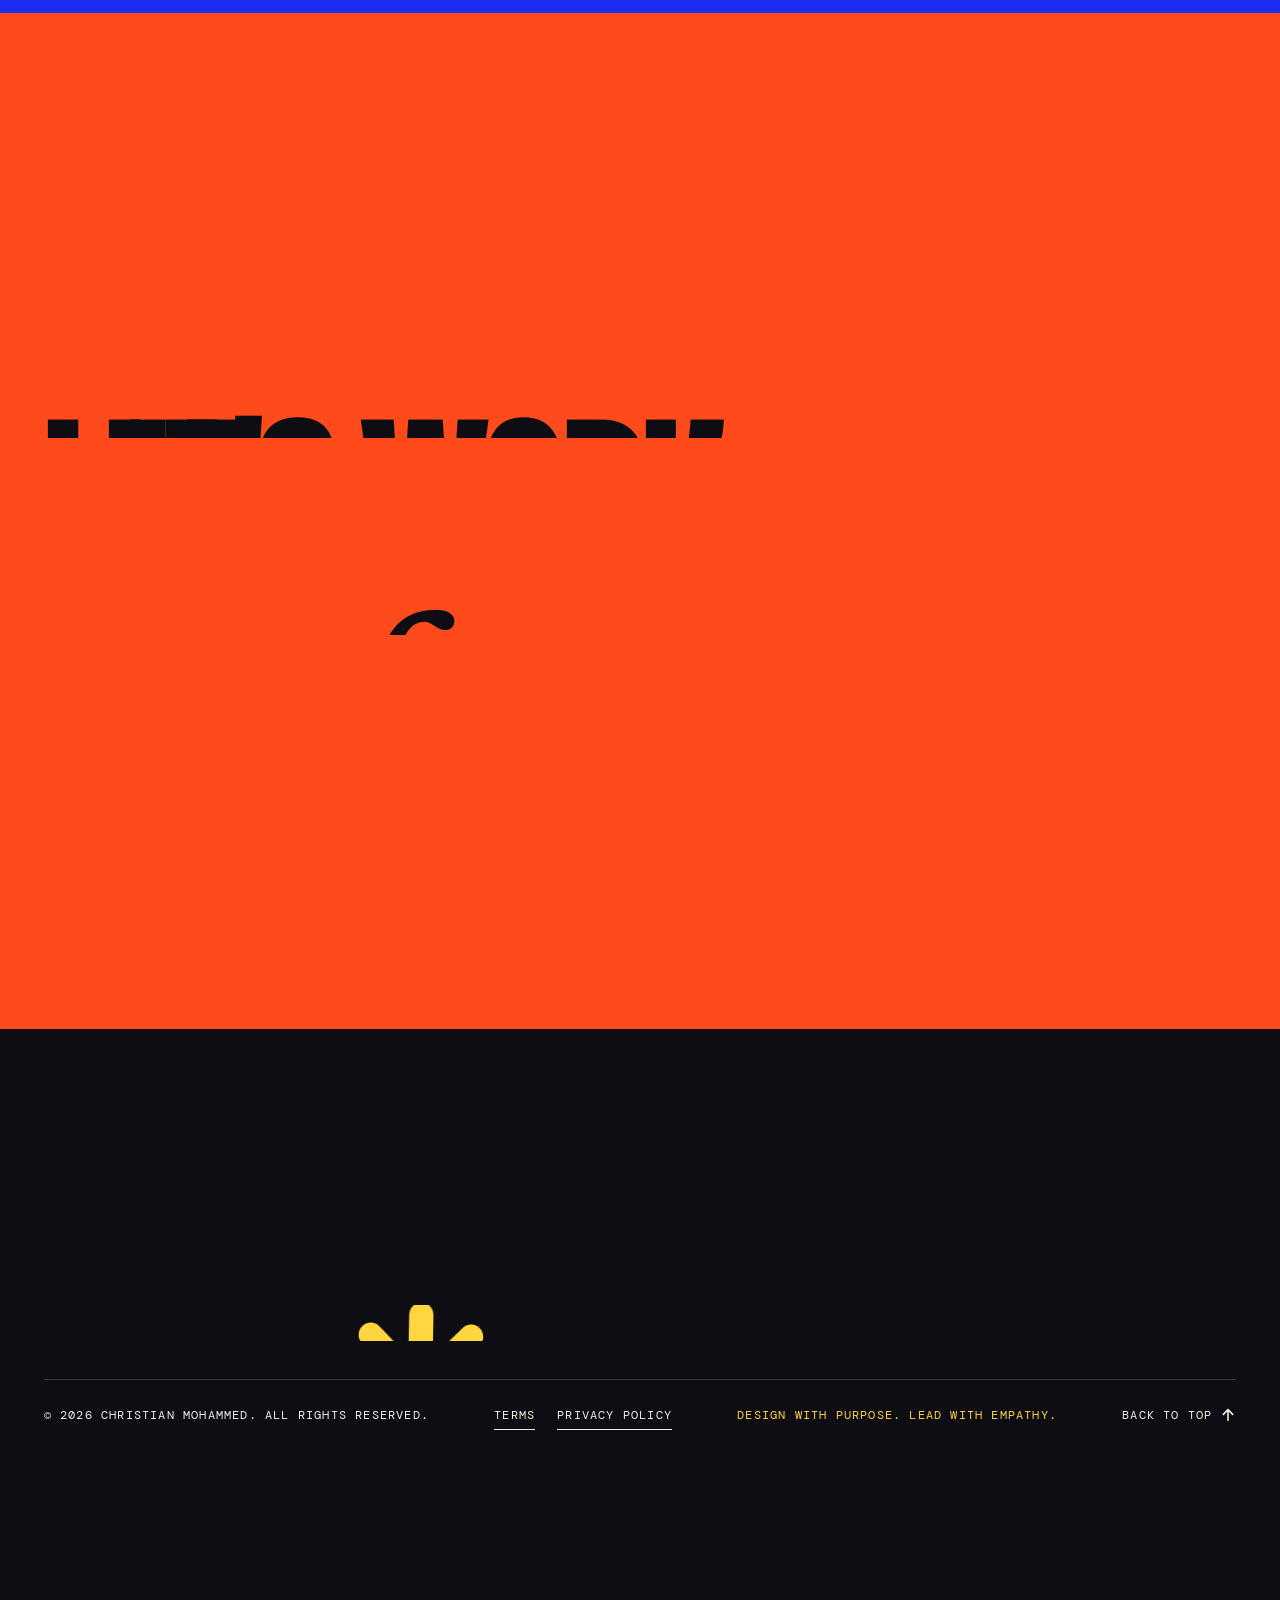
<file: graphics/index.html>
<!doctype html>
<html lang="en">
<head>
<meta charset="utf-8">
<meta name="robots" content="noindex">
<meta http-equiv="refresh" content="0; url=../">
<link rel="canonical" href="../">
<title>Moved | Cee Curates</title>
</head>
<body>
<p>This page moved. <a href="../">Go to the home page</a></p>
</body>
</html>
</file>
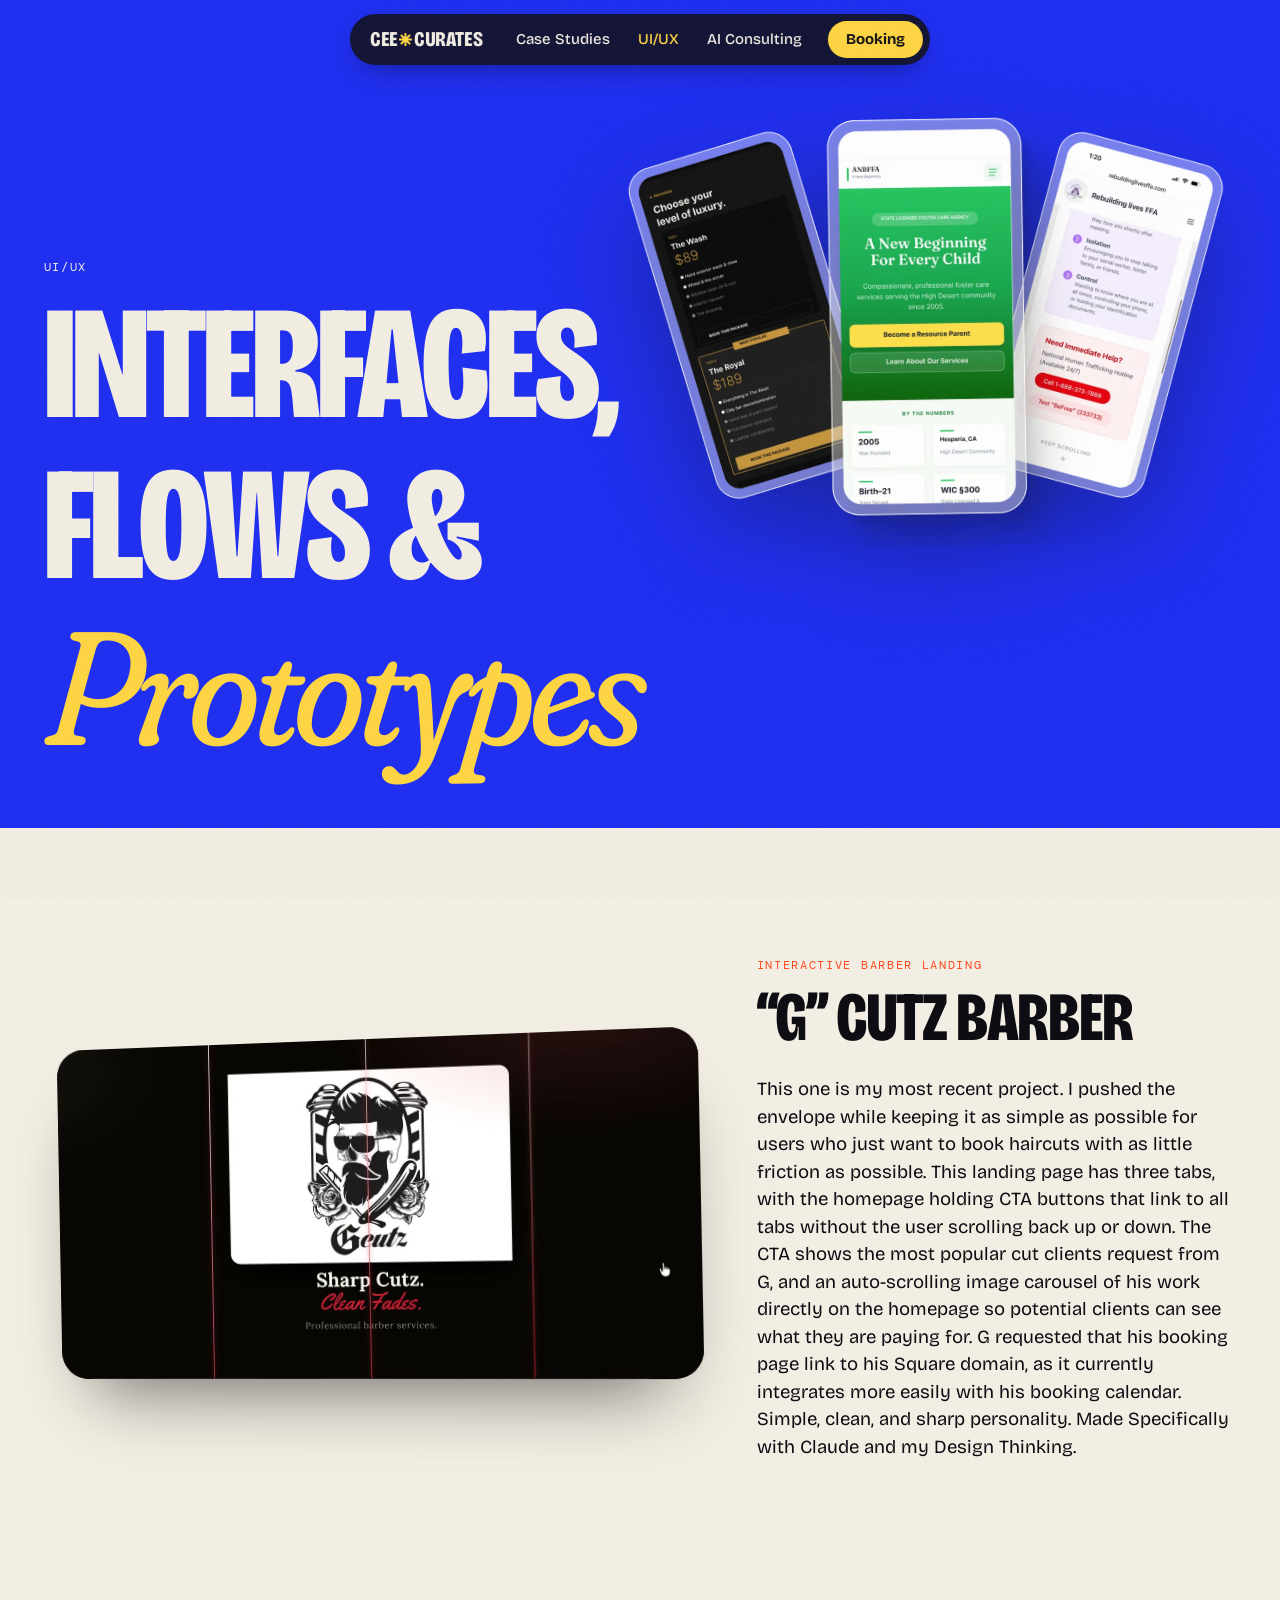
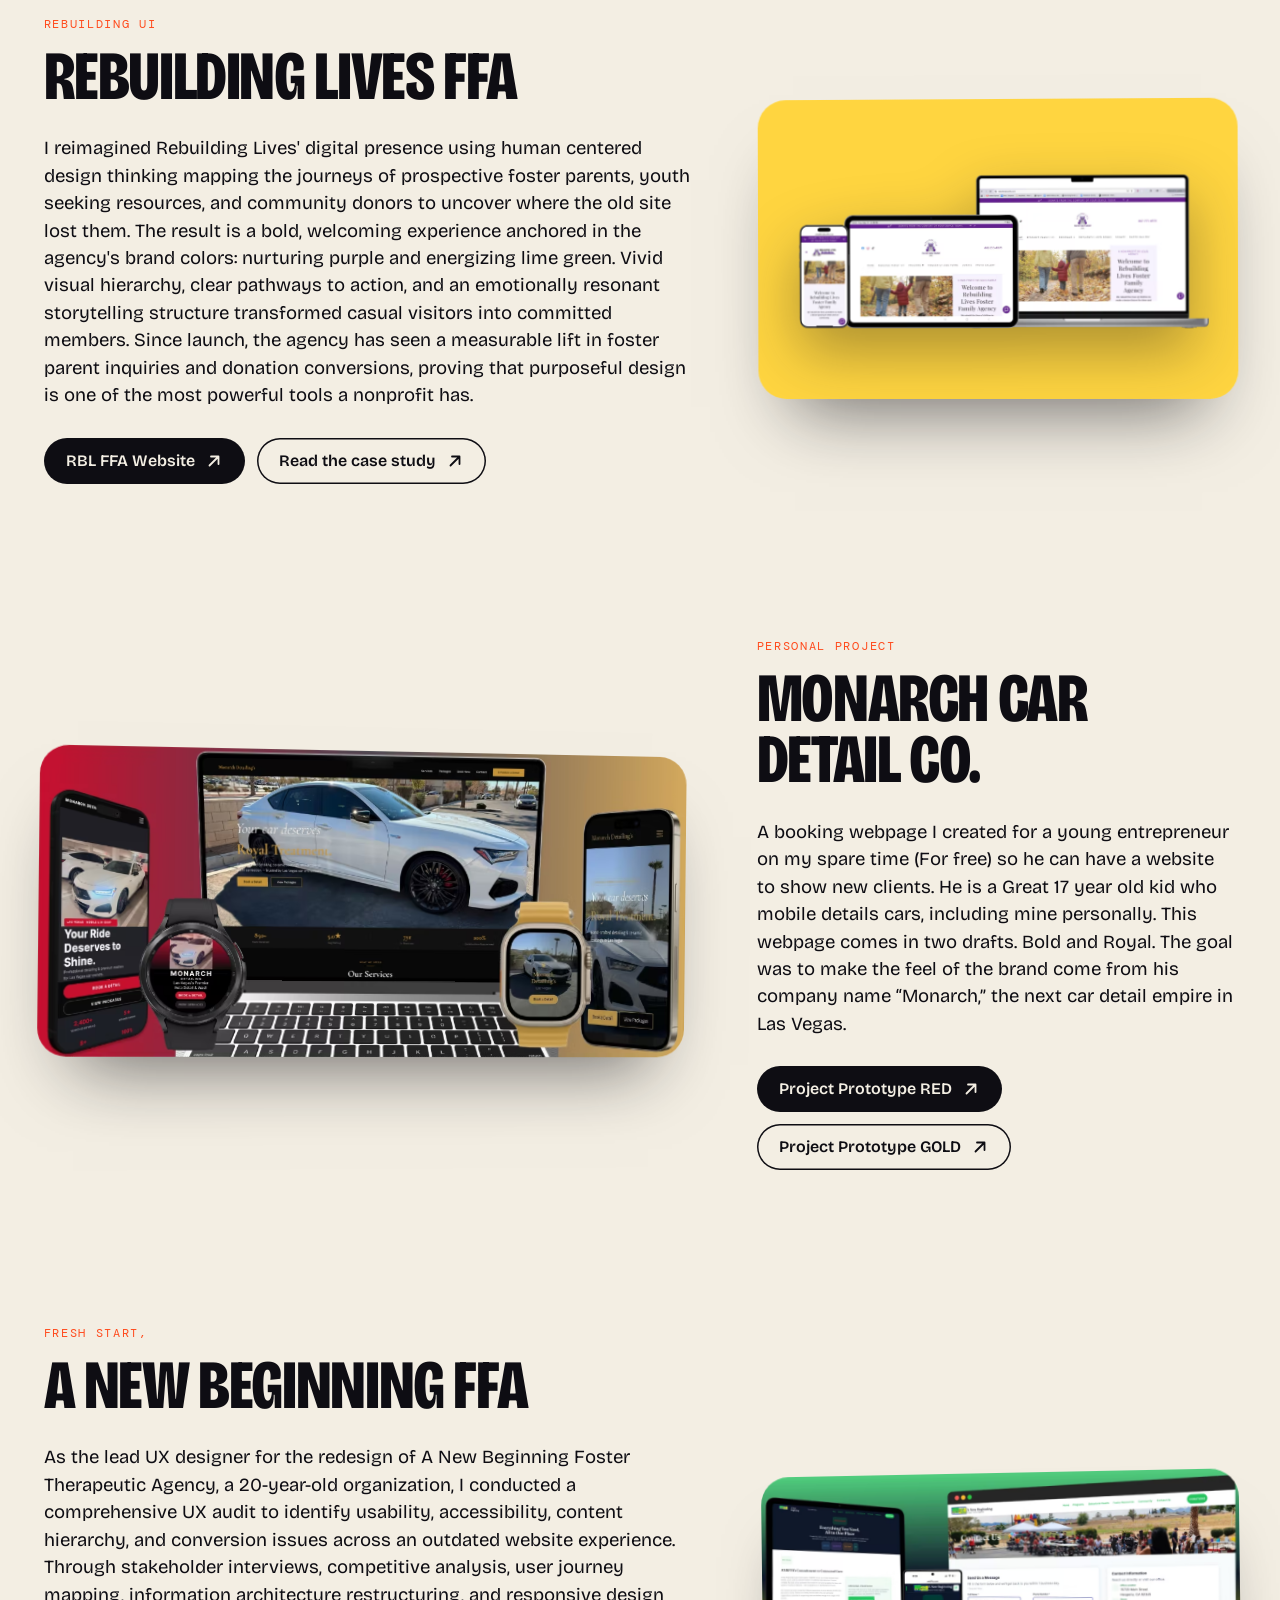
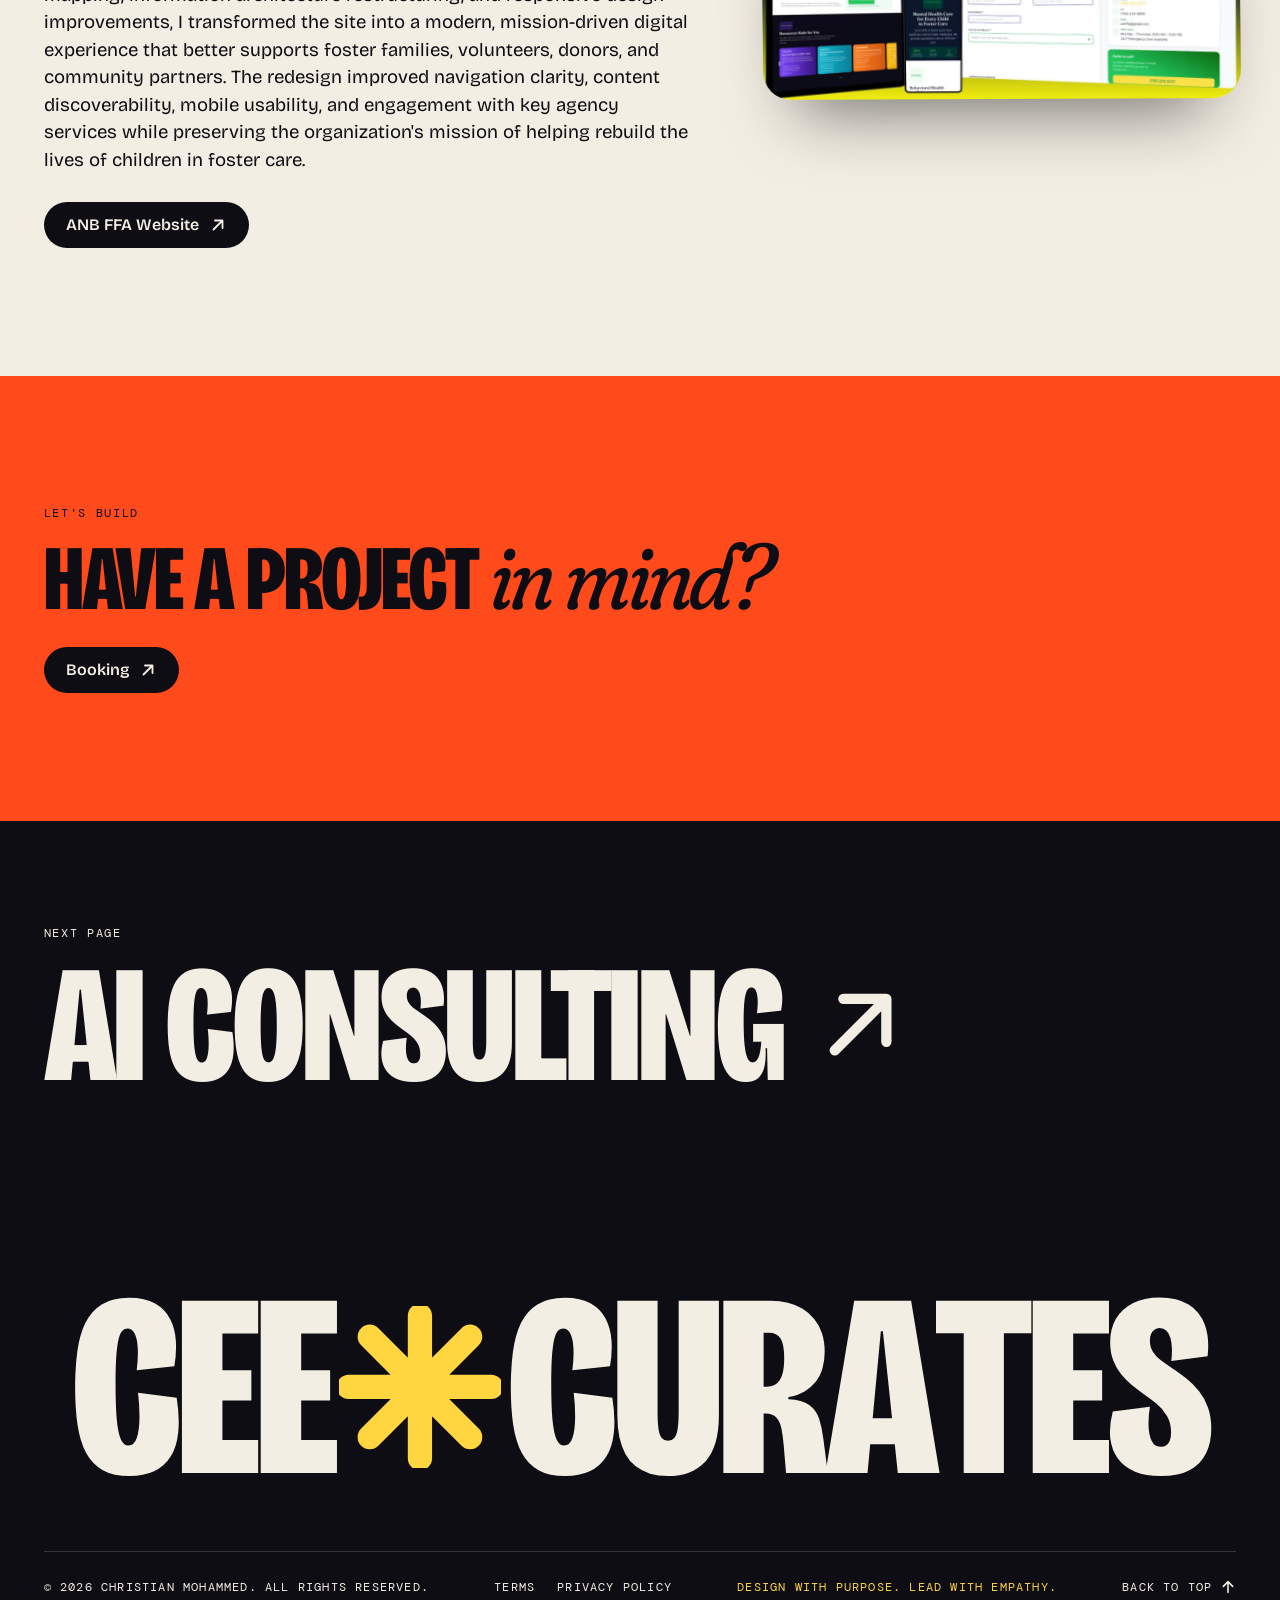
<file: uiux/index.html>
<!doctype html>
<html lang="en">
<head>
<meta charset="utf-8">
<meta name="viewport" content="width=device-width, initial-scale=1, viewport-fit=cover">
<title>UI/UX: Interfaces, Flows and Prototypes | Cee Curates</title>
<meta name="description" content="Interfaces, flows and prototypes by Christian Mohammed: G Cutz Barber, Rebuilding Lives FFA, Monarch Car Detail Co. and A New Beginning FFA.">
<meta name="theme-color" content="#1c2cf2">
<link rel="canonical" href="https://ceecurates.com/uiux/">
<link rel="icon" href="../assets/img/favicon.svg" type="image/svg+xml">
<link rel="apple-touch-icon" href="../assets/img/apple-touch-icon.png">
<meta property="og:site_name" content="Cee Curates">
<meta property="og:title" content="UI/UX: Interfaces, Flows and Prototypes | Cee Curates">
<meta property="og:description" content="Interfaces, flows and prototypes by Christian Mohammed: G Cutz Barber, Rebuilding Lives FFA, Monarch Car Detail Co. and A New Beginning FFA.">
<meta property="og:type" content="website">
<meta property="og:url" content="https://ceecurates.com/uiux/">
<meta property="og:image" content="https://ceecurates.com/assets/img/og.jpg">
<meta name="twitter:card" content="summary_large_image">
<link rel="preconnect" href="https://fonts.googleapis.com">
<link rel="preconnect" href="https://fonts.gstatic.com" crossorigin>
<link href="https://fonts.googleapis.com/css2?family=Bricolage+Grotesque:opsz,wdth,wght@12..96,75..100,200..800&family=DM+Mono:wght@400;500&family=Fraunces:ital,opsz,wght,SOFT,WONK@1,9..144,300..600,0..100,0..1&display=swap" rel="stylesheet">
<link rel="stylesheet" href="../css/style.css">
<link rel="stylesheet" href="../css/pages.css">
<script>
(function () {
  var reduce = window.matchMedia && matchMedia('(prefers-reduced-motion: reduce)').matches;
  document.documentElement.className += ' js ' + (reduce ? 'reduce' : 'motion');
})();
</script>
</head>
<body>

<svg class="sprite" aria-hidden="true" focusable="false">
  <symbol id="burst" viewBox="0 0 100 100">
    <path d="M50 6v88M6 50h88M19 19l62 62M81 19 19 81" fill="none" stroke="currentColor" stroke-width="15" stroke-linecap="round"/>
  </symbol>
  <symbol id="arrow" viewBox="0 0 24 24">
    <path d="M6 18 18 6M8 6h10v10" fill="none" stroke="currentColor" stroke-width="2.4" stroke-linecap="round" stroke-linejoin="round"/>
  </symbol>
  <symbol id="arrow-up" viewBox="0 0 24 24">
    <path d="M12 20V4M5 11l7-7 7 7" fill="none" stroke="currentColor" stroke-width="2.4" stroke-linecap="round" stroke-linejoin="round"/>
  </symbol>
  <symbol id="flip" viewBox="0 0 24 24">
    <path d="M4 12a8 8 0 0 1 14-5.3M20 4v4h-4M20 12a8 8 0 0 1-14 5.3M4 20v-4h4" fill="none" stroke="currentColor" stroke-width="2.2" stroke-linecap="round" stroke-linejoin="round"/>
  </symbol>
  <symbol id="wave" viewBox="0 0 24 24">
    <path d="M4 10v4M8 6v12M12 3v18M16 7v10M20 10v4" fill="none" stroke="currentColor" stroke-width="2.4" stroke-linecap="round"/>
  </symbol>
</svg>

<a class="skip" href="#main">Skip to main content</a>
<header class="nav" data-nav>
  <a class="nav__brand" href="../" aria-label="Cee Curates, home">Cee<svg class="burst"><use href="#burst"/></svg>Curates</a>
  <nav class="nav__links" aria-label="Primary">
    <a href="../case-studies/">Case Studies</a>
    <a href="../uiux/" aria-current="page">UI/UX</a>
    <a href="../ai-consulting/">AI Consulting</a>
  </nav>
  <a class="nav__cta" href="mailto:chris@moeconsulting.services?subject=Booking">Booking</a>
  <button class="nav__toggle" type="button" aria-expanded="false" aria-controls="menu" data-menu-toggle>
    <span class="nav__toggle-label">Menu</span>
  </button>
</header>

<div class="menu" id="menu" data-menu hidden>
  <nav class="menu__links" aria-label="Mobile">
    <a href="../case-studies/" data-menu-link><span>01</span>Case Studies</a>
    <a href="../uiux/" data-menu-link aria-current="page"><span>02</span>UI/UX</a>
    <a href="../ai-consulting/" data-menu-link><span>03</span>AI Consulting</a>
  </nav>
  <div class="menu__foot">
    <a href="mailto:chris@moeconsulting.services?subject=Booking">Booking</a>
    <a href="../">Home</a>
    <a href="https://www.linkedin.com/in/christian-mohammed-1916bb169/" target="_blank" rel="noopener">LinkedIn</a>
  </div>
</div>

<main id="main">

  <section class="phero on-cobalt">
    <div class="phero__media" style="width:min(50vw,780px);top:8%"><div data-fx="rotate" data-a="7" data-b="-6"><img src="../assets/img/phones.avif" alt="Three phone screens showing mobile interface designs" width="1400" height="1050"></div></div>
    <p class="eyebrow">UI/UX</p>
    <h1 class="phero__title" data-reveal-group>
      <span class="mask" style="--i:0"><span>Interfaces,</span></span>
      <span class="mask" style="--i:1"><span>Flows &amp;</span></span>
      <span class="mask" style="--i:2"><span><em class="serif" style="color:var(--butter)">Prototypes</em></span></span>
    </h1>
  </section>

  <section class="section on-bone">

    <article class="proj">
      <div class="proj__media proj__media--video" data-fx="tilt" data-a="-10" data-b="8">
        <video muted loop playsinline preload="none" poster="../assets/img/gcutz-poster.jpg" data-video>
          <source src="../assets/video/gcutz.mp4" type="video/mp4">
        </video>
      </div>
      <div class="proj__copy">
        <p class="eyebrow" data-reveal>Interactive Barber Landing</p>
        <h2 class="h2" data-reveal>“G” Cutz Barber</h2>
        <div class="prose" data-reveal>
          <p>This one is my most recent project. I pushed the envelope while keeping it as simple as possible for users who just want to book haircuts with as little friction as possible. This landing page has three tabs, with the homepage holding CTA buttons that link to all tabs without the user scrolling back up or down. The CTA shows the most popular cut clients request from G, and an auto-scrolling image carousel of his work directly on the homepage so potential clients can see what they are paying for. G requested that his booking page link to his Square domain, as it currently integrates more easily with his booking calendar. Simple, clean, and sharp personality. Made Specifically with Claude and my Design Thinking.</p>
        </div>
      </div>
    </article>

    <article class="proj proj--flip">
      <div class="proj__media proj__media--pad on-butter" data-fx="tilt" data-a="10" data-b="-8" style="aspect-ratio:16/10">
        <img src="../assets/img/rbl-responsive.avif" alt="Rebuilding Lives FFA website on phone, tablet and laptop" width="1800" height="682" loading="lazy">
      </div>
      <div class="proj__copy">
        <p class="eyebrow" data-reveal>Rebuilding UI</p>
        <h2 class="h2" data-reveal>Rebuilding Lives FFA</h2>
        <div class="prose" data-reveal>
          <p>I reimagined Rebuilding Lives' digital presence using human centered design thinking mapping the journeys of prospective foster parents, youth seeking resources, and community donors to uncover where the old site lost them. The result is a bold, welcoming experience anchored in the agency's brand colors: nurturing purple and energizing lime green. Vivid visual hierarchy, clear pathways to action, and an emotionally resonant storytelling structure transformed casual visitors into committed members. Since launch, the agency has seen a measurable lift in foster parent inquiries and donation conversions, proving that purposeful design is one of the most powerful tools a nonprofit has.</p>
        </div>
        <div class="btn-row" data-reveal>
          <a class="btn btn--ink" href="https://rebuildinglivesffa.com" target="_blank" rel="noopener">RBL FFA Website<svg aria-hidden="true"><use href="#arrow"/></svg></a>
          <a class="btn btn--ghost" href="../case-studies/">Read the case study<svg aria-hidden="true"><use href="#arrow"/></svg></a>
        </div>
      </div>
    </article>

    <article class="proj">
      <div class="proj__media" data-fx="tilt" data-a="-10" data-b="8" style="aspect-ratio:1104/520">
        <img src="../assets/img/monarch.avif" alt="Monarch Car Detail Co. on phone, watch and laptop" width="1104" height="520" loading="lazy" style="object-position:50% 50%">
      </div>
      <div class="proj__copy">
        <p class="eyebrow" data-reveal>Personal Project</p>
        <h2 class="h2" data-reveal>Monarch Car Detail Co.</h2>
        <div class="prose" data-reveal>
          <p>A booking webpage I created for a young entrepreneur on my spare time (For free) so he can have a website to show new clients. He is a Great 17 year old kid who mobile details cars, including mine personally. This webpage comes in two drafts. Bold and Royal. The goal was to make the feel of the brand come from his company name “Monarch,” the next car detail empire in Las Vegas.</p>
        </div>
        <div class="btn-row" data-reveal>
          <a class="btn btn--ink" href="https://www.figma.com/proto/ibD9DNiRzSC9JGTJWWXtYl/Monarch-Detailings-Homepage?node-id=3-2&amp;t=gTqT7q0sZv7elcLa-1&amp;scaling=min-zoom&amp;content-scaling=fixed&amp;page-id=0%3A1" target="_blank" rel="noopener">Project Prototype RED<svg aria-hidden="true"><use href="#arrow"/></svg></a>
          <a class="btn btn--ghost" href="https://www.figma.com/proto/ibD9DNiRzSC9JGTJWWXtYl/Monarch-Detailings-Homepage?node-id=31-2&amp;t=stN20Ie2A14Mymqc-1&amp;scaling=min-zoom&amp;content-scaling=fixed&amp;page-id=10%3A2" target="_blank" rel="noopener">Project Prototype GOLD<svg aria-hidden="true"><use href="#arrow"/></svg></a>
        </div>
      </div>
    </article>

    <article class="proj proj--flip">
      <div class="proj__media" data-fx="tilt" data-a="10" data-b="-8" style="aspect-ratio:1104/520">
        <img src="../assets/img/anb.avif" alt="A New Beginning FFA website on tablet, phone and desktop" width="1104" height="520" loading="lazy">
      </div>
      <div class="proj__copy">
        <p class="eyebrow" data-reveal>Fresh Start,</p>
        <h2 class="h2" data-reveal>A New Beginning FFA</h2>
        <div class="prose" data-reveal>
          <p>As the lead UX designer for the redesign of A New Beginning Foster Therapeutic Agency, a 20-year-old organization, I conducted a comprehensive UX audit to identify usability, accessibility, content hierarchy, and conversion issues across an outdated website experience. Through stakeholder interviews, competitive analysis, user journey mapping, information architecture restructuring, and responsive design improvements, I transformed the site into a modern, mission-driven digital experience that better supports foster families, volunteers, donors, and community partners. The redesign improved navigation clarity, content discoverability, mobile usability, and engagement with key agency services while preserving the organization's mission of helping rebuild the lives of children in foster care.</p>
        </div>
        <div class="btn-row" data-reveal>
          <a class="btn btn--ink" href="https://anbffa.com" target="_blank" rel="noopener">ANB FFA Website<svg aria-hidden="true"><use href="#arrow"/></svg></a>
        </div>
      </div>
    </article>

  </section>

  <section class="section on-vermilion cta">
    <p class="eyebrow" data-reveal>Let's build</p>
    <h2 class="h2" data-reveal style="margin-top:14px">Have a project <em class="serif">in mind?</em></h2>
    <div class="btn-row" data-reveal>
      <a class="btn btn--ink" href="mailto:chris@moeconsulting.services?subject=Booking">Booking<svg aria-hidden="true"><use href="#arrow"/></svg></a>
    </div>
  </section>

  <a class="next on-ink" href="../ai-consulting/" data-cursor="Go">
    <p class="eyebrow">Next page</p>
    <p class="next__title">AI Consulting<svg aria-hidden="true"><use href="#arrow"/></svg></p>
  </a>

</main>

<footer class="footer" data-reveal-group>
  <p class="footer__mark" aria-hidden="true">
    <span style="--i:0">C</span><span style="--i:1">e</span><span style="--i:2">e</span><svg class="burst" style="--i:3"><use href="#burst"/></svg><span style="--i:4">C</span><span style="--i:5">u</span><span style="--i:6">r</span><span style="--i:7">a</span><span style="--i:8">t</span><span style="--i:9">e</span><span style="--i:10">s</span>
  </p>
  <div class="footer__row">
    <p>© 2026 Christian Mohammed. All rights reserved.</p>
    <p class="footer__legal">
      <button type="button" data-dialog-open="dialog-terms">Terms</button>
      <button type="button" data-dialog-open="dialog-privacy">Privacy Policy</button>
    </p>
    <p class="footer__motto">Design with purpose. Lead with empathy.</p>
    <a class="footer__top" href="#main">Back to Top<svg aria-hidden="true"><use href="#arrow-up"/></svg></a>
  </div>
</footer>

<dialog class="sheet" id="dialog-terms" aria-labelledby="terms-title">
  <p class="eyebrow">Cee Curates</p>
  <h2 id="terms-title">Terms</h2>
  <p>This site is the portfolio of Christian Mohammed. Reaching out through this site does not create a contract or any obligation for either of us.</p>
  <p>I never sell or share your personal information. Any information retained is only the contact information you choose to send me.</p>
  <button class="btn sheet__close" type="button" data-dialog-close>Got it</button>
</dialog>

<dialog class="sheet" id="dialog-privacy" aria-labelledby="privacy-title">
  <p class="eyebrow">Cee Curates</p>
  <h2 id="privacy-title">Privacy Policy</h2>
  <p>I never sell or share your personal information.</p>
  <p>Any information retained is only the contact information you choose to send me.</p>
  <button class="btn sheet__close" type="button" data-dialog-close>Got it</button>
</dialog>

<dialog class="lightbox" data-lightbox aria-label="Enlarged artwork"><img alt=""></dialog>

<div class="cursor" data-cursor-el aria-hidden="true"><span></span></div>

<script src="../js/page.js" defer></script>
</body>
</html>
</file>
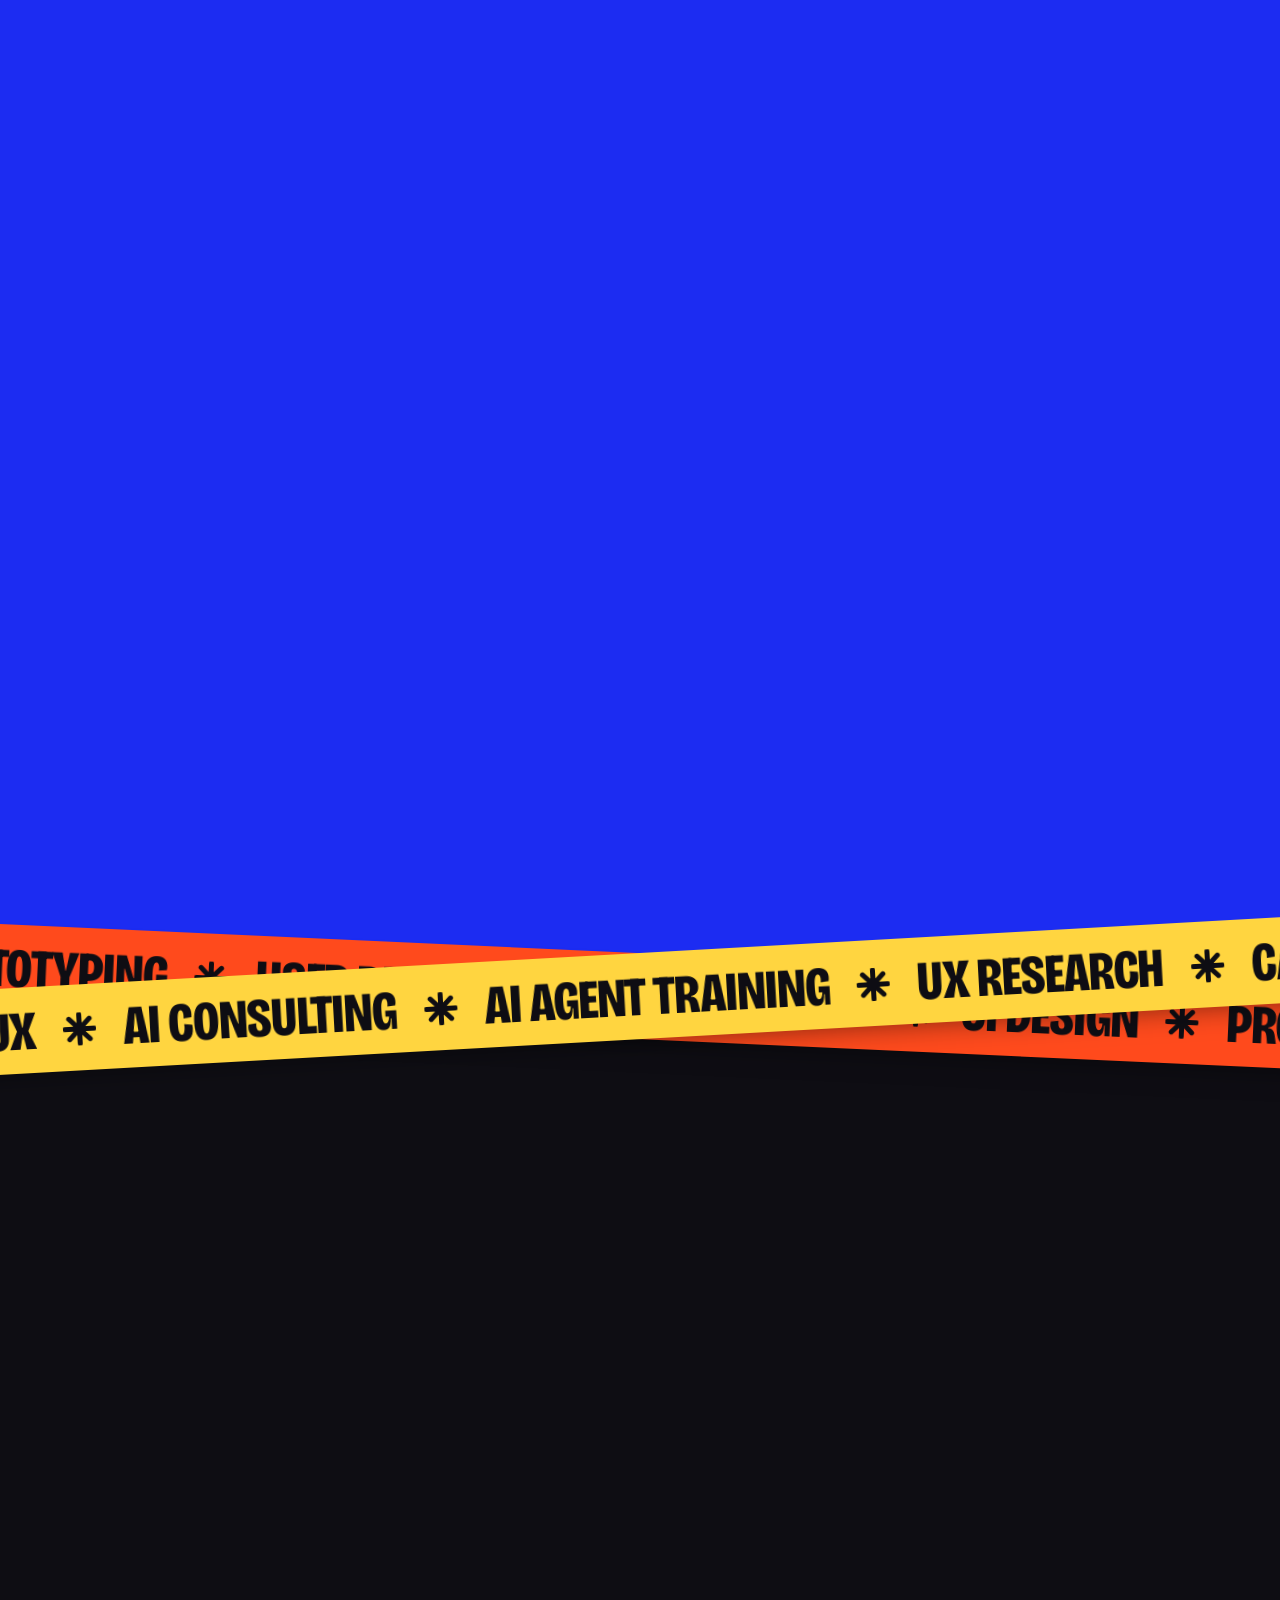
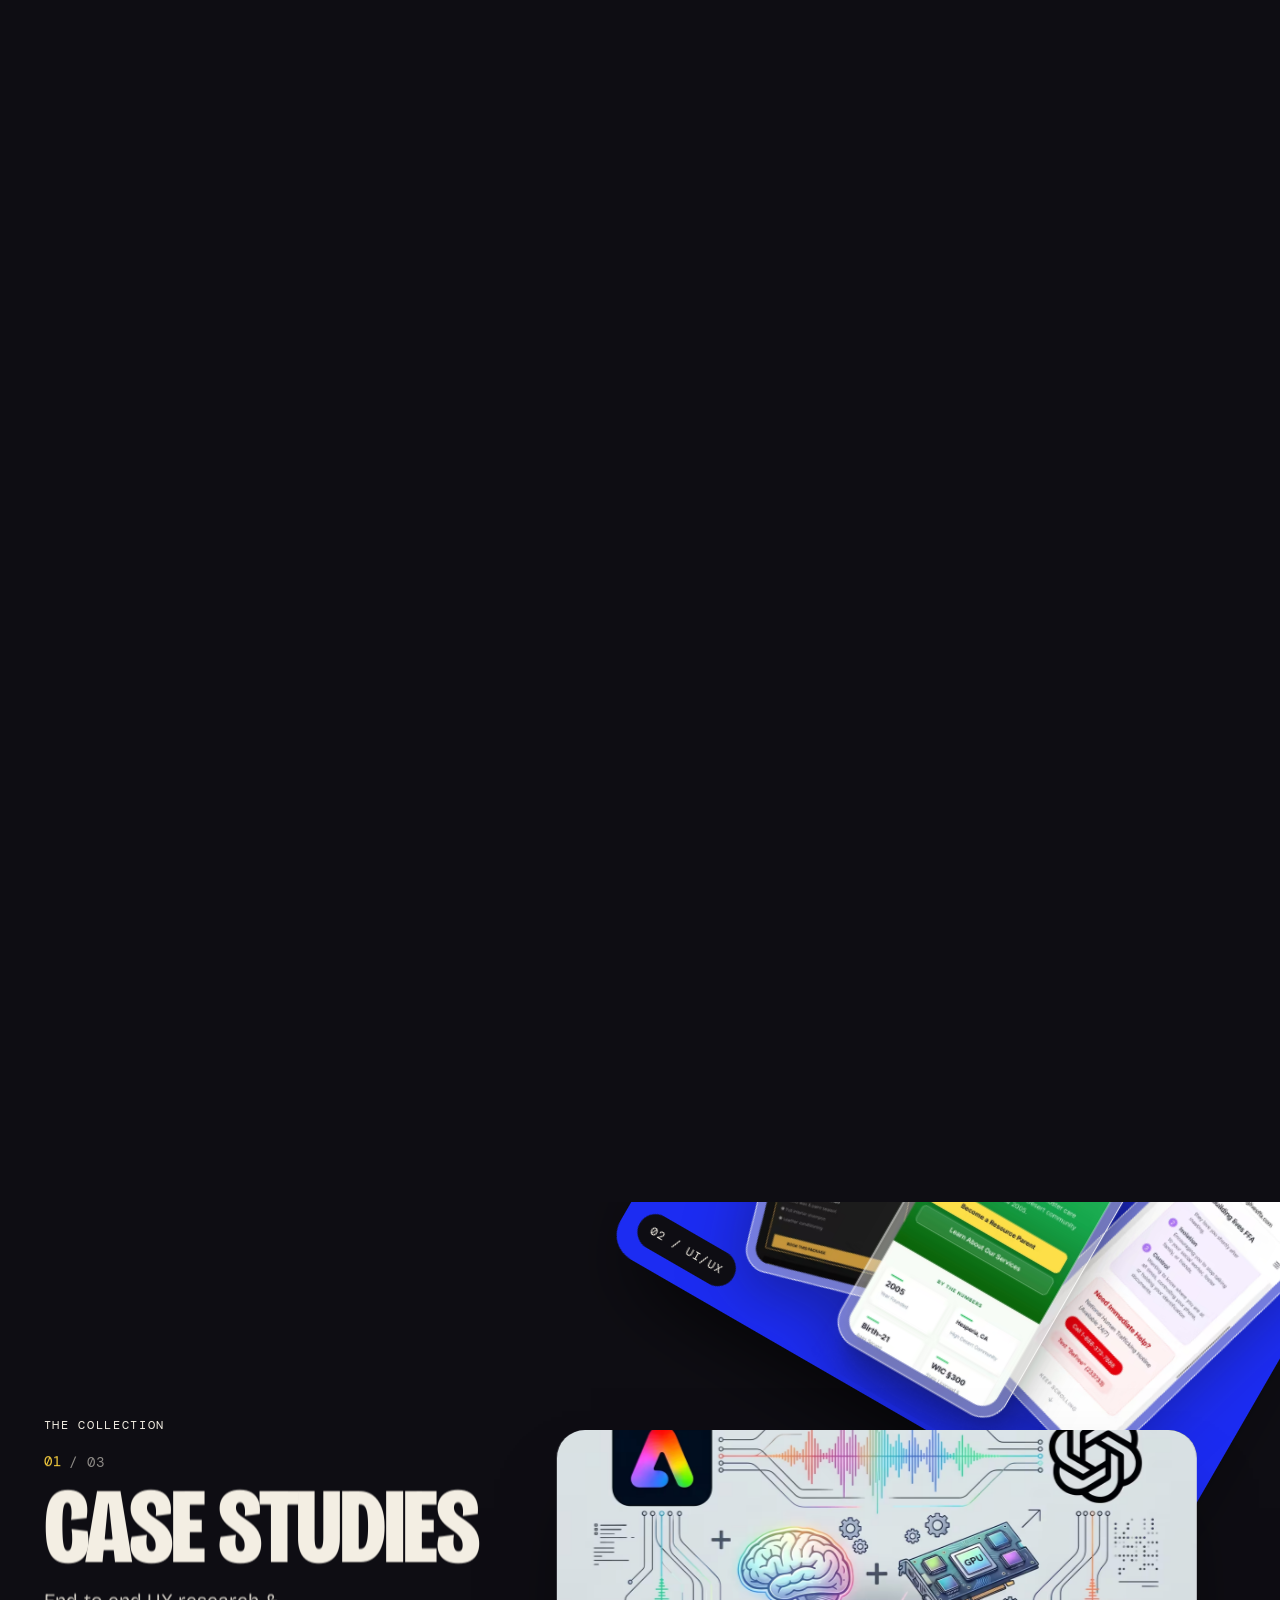
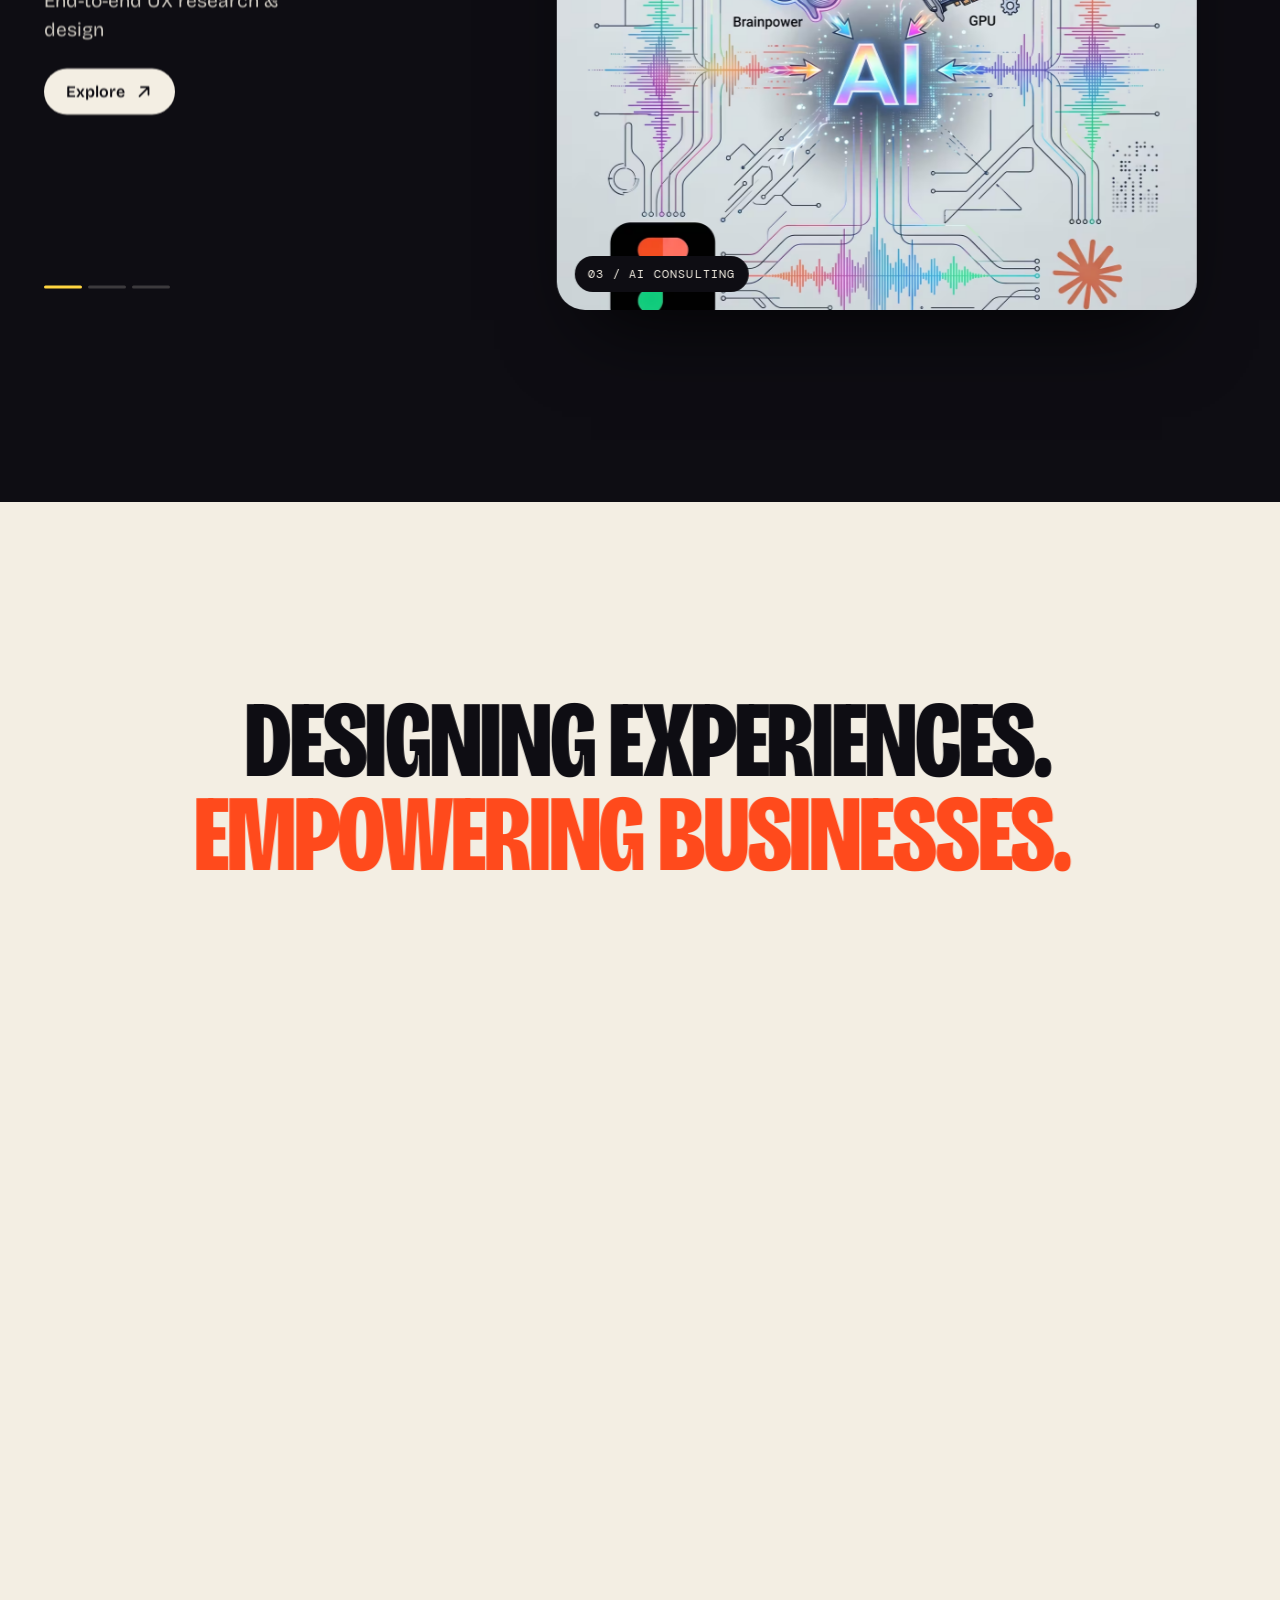
<file: work-with-me/index.html>
<!doctype html>
<html lang="en">
<head>
<meta charset="utf-8">
<meta name="robots" content="noindex">
<meta http-equiv="refresh" content="0; url=../#contact">
<link rel="canonical" href="../#contact">
<title>Moved | Cee Curates</title>
</head>
<body>
<p>This page moved. <a href="../#contact">Go to contact</a></p>
</body>
</html>
</file>
<file: css/style.css>
/* Cee Curates. Rebrand 2026.
   Palette: cobalt, ink, bone, vermilion, butter.
   Motion rules: transform and opacity only, custom easing, reduced motion respected. */

:root {
  --cobalt: #1c2cf2;
  --ink: #0e0d13;
  --bone: #f3eee3;
  --vermilion: #ff4a1c;
  --butter: #ffd540;

  --ease-out: cubic-bezier(0.23, 1, 0.32, 1);
  --ease-in-out: cubic-bezier(0.77, 0, 0.175, 1);
  --ease-drawer: cubic-bezier(0.32, 0.72, 0, 1);

  --pad: clamp(18px, 3.4vw, 52px);
  --font-display: "Bricolage Grotesque", "Arial Narrow", "Helvetica Neue", system-ui, sans-serif;
  --font-body: "Bricolage Grotesque", "Helvetica Neue", system-ui, sans-serif;
  --font-serif: "Fraunces", Georgia, "Times New Roman", serif;
  --font-mono: "DM Mono", ui-monospace, "SF Mono", Menlo, monospace;
}

*, *::before, *::after { box-sizing: border-box; }

html { -webkit-text-size-adjust: 100%; scroll-behavior: smooth; }
html.reduce { scroll-behavior: auto; }
html.menu-open { overflow: hidden; }

body {
  margin: 0;
  background: var(--ink);
  color: var(--bone);
  font-family: var(--font-body);
  font-size: 17px;
  line-height: 1.5;
  overflow-x: clip;
  -webkit-font-smoothing: antialiased;
  text-rendering: optimizeLegibility;
}

/* Paper grain over everything. Static, so it costs nothing while scrolling. */
body::after {
  content: "";
  position: fixed;
  inset: 0;
  z-index: 60;
  pointer-events: none;
  opacity: 0.06;
  background-image: url("data:image/svg+xml,%3Csvg xmlns='http://www.w3.org/2000/svg' width='220' height='220'%3E%3Cfilter id='n'%3E%3CfeTurbulence type='fractalNoise' baseFrequency='0.9' numOctaves='2' stitchTiles='stitch'/%3E%3C/filter%3E%3Crect width='100%25' height='100%25' filter='url(%23n)'/%3E%3C/svg%3E");
}

img, video { display: block; max-width: 100%; }
a { color: inherit; text-decoration: none; }
h1, h2, p, ul, figure { margin: 0; }
ul { padding: 0; list-style: none; }
em { font-style: normal; }
button { font: inherit; color: inherit; background: none; border: 0; padding: 0; cursor: pointer; }

:focus-visible { outline: 3px solid var(--butter); outline-offset: 4px; border-radius: 6px; }

.sprite { position: absolute; width: 0; height: 0; overflow: hidden; }

.skip {
  position: fixed; left: 12px; top: 12px; z-index: 120;
  background: var(--butter); color: var(--ink);
  padding: 10px 16px; border-radius: 999px; font-weight: 600;
  transform: translateY(-200%);
  transition: transform 200ms var(--ease-out);
}
.skip:focus { transform: none; }

.eyebrow {
  font-family: var(--font-mono);
  font-size: 12px;
  letter-spacing: 0.14em;
  text-transform: uppercase;
}

.burst { width: 0.62em; height: 0.62em; flex: none; }

@keyframes spin { to { rotate: 360deg; } }

/* Shared display voice */
.hero__title, .ctext h2, .statement__line, .wall__head h2, .contact__title,
.footer__mark, .tape, .nav__brand, .loader__mark, .menu__links a {
  font-family: var(--font-display);
  font-weight: 800;
  font-stretch: 75%;
  text-transform: uppercase;
  letter-spacing: -0.02em;
  line-height: 0.86;
}

/* Line masks: text rises out of a clipped line */
.mask { display: block; overflow: hidden; padding: 0.12em 0 0.04em; margin: -0.12em 0 -0.04em; }
.mask > span { display: block; }

/* Reveal on enter. Uses the translate property so it never fights JS transforms. */
.js [data-reveal] {
  opacity: 0;
  translate: 0 26px;
  transition: opacity 700ms var(--ease-out), translate 800ms var(--ease-out);
  transition-delay: calc(var(--i, 0) * 70ms);
}
.js [data-reveal].in { opacity: 1; translate: 0 0; }
.js [data-reveal-group] .mask > span {
  transform: translateY(108%);
  transition: transform 1000ms var(--ease-out);
  transition-delay: calc(var(--i, 0) * 90ms);
}
.js [data-reveal-group].in .mask > span { transform: none; }

/* Buttons */
.btn {
  display: inline-flex; align-items: center; gap: 10px;
  padding: 14px 22px; border-radius: 999px;
  background: var(--bone); color: var(--ink);
  font-weight: 600; font-size: 16px; line-height: 1;
  transition: scale 160ms var(--ease-out), background-color 200ms ease;
}
.btn svg { width: 18px; height: 18px; transition: translate 240ms var(--ease-out); }
.btn:active { scale: 0.97; }

/* Loader */
.loader {
  position: fixed; inset: 0; z-index: 100;
  background: var(--ink); color: var(--bone);
  display: grid; place-content: center; gap: 18px;
  clip-path: inset(0 0 0 0);
  transition: clip-path 800ms var(--ease-in-out);
}
html:not(.js) .loader, .skip-loader .loader { display: none; }
.loader.is-done { clip-path: inset(0 0 100% 0); }
.loader__mark { font-size: clamp(3rem, 11vw, 8.5rem); display: flex; align-items: center; gap: 0.06em; }
.loader__mark .burst { color: var(--butter); animation: spin 2.4s linear infinite; }
.loader__row {
  display: flex; justify-content: space-between; gap: 40px;
  font-family: var(--font-mono); font-size: 12px; letter-spacing: 0.14em; text-transform: uppercase;
}
.loader__count { font-variant-numeric: tabular-nums; color: var(--butter); }

/* Nav */
.nav {
  position: fixed; top: 14px; left: 50%; z-index: 50;
  transform: translateX(-50%);
  width: max-content; max-width: calc(100vw - 24px);
  white-space: nowrap;
  display: flex; align-items: center; gap: 6px;
  padding: 7px 7px 7px 20px;
  background: rgba(14, 13, 19, 0.86);
  -webkit-backdrop-filter: blur(14px); backdrop-filter: blur(14px);
  border-radius: 999px;
  color: var(--bone);
  box-shadow: 0 10px 30px -12px rgba(0, 0, 0, 0.5);
  transition: transform 420ms var(--ease-out);
}
.nav.is-hidden { transform: translate(-50%, -160%); }
.nav__brand { font-size: 21px; display: inline-flex; align-items: center; gap: 0.08em; margin-right: 14px; line-height: 1; padding: 6px 0; }
.nav__brand .burst { color: var(--butter); animation: spin 14s linear infinite; }
.nav__links { display: flex; }
.nav__links a {
  padding: 10px 14px; border-radius: 999px; font-size: 15px; font-weight: 500; line-height: 1;
  transition: background-color 180ms ease, scale 160ms var(--ease-out);
}
.nav__links a:active { scale: 0.97; }
.nav__cta {
  margin-left: 6px; padding: 11px 18px; border-radius: 999px;
  background: var(--butter); color: var(--ink); font-weight: 700; font-size: 15px; line-height: 1;
  transition: scale 160ms var(--ease-out), background-color 200ms ease;
}
.nav__cta:active { scale: 0.97; }
.nav__toggle {
  display: none; padding: 11px 18px; border-radius: 999px;
  background: var(--bone); color: var(--ink); font-weight: 700; font-size: 15px; line-height: 1;
  transition: scale 160ms var(--ease-out);
}
.nav__toggle:active { scale: 0.97; }

/* Mobile menu */
.menu {
  position: fixed; inset: 0; z-index: 45;
  background: var(--cobalt); color: var(--bone);
  display: flex; flex-direction: column; justify-content: space-between;
  padding: 110px var(--pad) calc(28px + env(safe-area-inset-bottom));
  clip-path: inset(0 0 100% 0);
  transition: clip-path 300ms var(--ease-drawer);
}
.menu[hidden] { display: none; }
.menu.is-open { clip-path: inset(0 0 0 0); transition-duration: 520ms; }
.menu__links { display: grid; gap: 6px; }
.menu__links a {
  display: flex; align-items: baseline; gap: 14px;
  font-size: clamp(3.4rem, 17vw, 7rem);
  opacity: 0; translate: 0 28px;
  transition: opacity 200ms ease, translate 200ms ease;
}
.menu__links a span { font-family: var(--font-mono); font-size: 12px; font-weight: 400; letter-spacing: 0.14em; font-stretch: 100%; color: var(--butter); }
.menu.is-open .menu__links a {
  opacity: 1; translate: 0 0;
  transition: opacity 500ms var(--ease-out), translate 600ms var(--ease-out);
}
.menu.is-open .menu__links a:nth-child(1) { transition-delay: 120ms; }
.menu.is-open .menu__links a:nth-child(2) { transition-delay: 170ms; }
.menu.is-open .menu__links a:nth-child(3) { transition-delay: 220ms; }
.menu.is-open .menu__links a:nth-child(4) { transition-delay: 270ms; }
.menu__foot { display: flex; flex-wrap: wrap; gap: 10px; }
.menu__foot a { padding: 12px 18px; border-radius: 999px; border: 1.5px solid rgba(243, 238, 227, 0.5); font-weight: 600; }
.menu__foot a:first-child { background: var(--butter); color: var(--ink); border-color: var(--butter); }

/* Hero */
.hero {
  position: relative;
  min-height: 100svh;
  background: var(--cobalt);
  padding: 96px var(--pad) var(--pad);
  display: flex; flex-direction: column;
  overflow: clip;
}
.hero__meta { display: flex; justify-content: space-between; align-items: center; gap: 16px; flex-wrap: wrap; }

.hero__title {
  position: relative; z-index: 1;
  margin-top: auto;
  padding-top: clamp(28px, 5svh, 70px);
  font-size: clamp(3.4rem, min(14.4vw, 24.5svh), 19rem);
}
.hero__title .mask { will-change: transform; }
.mask--boss em {
  font-family: var(--font-serif); font-style: italic; font-weight: 400; font-stretch: 100%;
  font-variation-settings: "SOFT" 100, "WONK" 1;
  text-transform: none; letter-spacing: -0.035em;
  color: var(--butter);
  display: inline-block; padding-right: 0.08em;
}
.hero__foot {
  position: relative; z-index: 1;
  display: flex; justify-content: center;
  margin-top: clamp(18px, 2.6vw, 36px);
}
.hero__lede { max-width: 38ch; font-size: clamp(1rem, 1.35vw, 1.3rem); line-height: 1.35; font-weight: 500; text-align: center; text-wrap: balance; }

/* Fan of work, sitting in front of the headline */
.fan {
  --fw: clamp(150px, 17vw, 330px);
  --fan-step: 0.32;
  position: absolute; z-index: 2;
  right: calc(var(--pad) + var(--fw) * 0.82);
  bottom: clamp(120px, 23svh, 270px);
  width: var(--fw); aspect-ratio: 5 / 4;
  pointer-events: none;
}
.fcard {
  position: absolute; inset: 0;
  border-radius: clamp(10px, 1vw, 16px);
  overflow: hidden;
  background: var(--ink);
  box-shadow: 0 34px 60px -22px rgba(3, 6, 70, 0.7), 0 2px 0 rgba(255, 255, 255, 0.14) inset;
  transform-origin: 50% 100%;
  will-change: transform;
}
.fcard img { width: 100%; height: 100%; object-fit: cover; object-position: 50% 50%; }
.fcard--contain img { object-fit: contain; }
.fcard--bone { background: var(--bone); }
.fcard--bone img { padding: 6% 4% 14%; }
.fcard--monarch { background: linear-gradient(90deg, #c5112f, #d2a75c); }
.fcard__tag {
  position: absolute; left: 8px; bottom: 8px;
  font-family: var(--font-mono); font-size: clamp(9px, 0.72vw, 11px); letter-spacing: 0.08em; text-transform: uppercase;
  background: var(--ink); color: var(--bone);
  padding: 6px 9px; border-radius: 999px; line-height: 1;
  white-space: nowrap;
}
/* The deck is a carousel on every screen: drag it, flick it, or swipe the
   trackpad sideways. Vertical drags still scroll the page. */
.fan__hint { display: none; }
.motion .fan { pointer-events: auto; touch-action: pan-y; user-select: none; -webkit-user-select: none; cursor: grab; }
.motion .fan.is-dragging { cursor: grabbing; }
.motion .fan::before { content: ""; position: absolute; inset: -12% -32%; }
.motion .fcard img { -webkit-user-drag: none; pointer-events: none; }
.motion .fan__hint {
  display: flex; align-items: center; gap: 10px;
  position: absolute; left: 50%; top: calc(100% + 46px); translate: -50% 0;
  margin: 0; z-index: 200; pointer-events: none;
  font-family: var(--font-mono); font-size: 12px; letter-spacing: 0.14em; text-transform: uppercase;
  color: var(--bone); opacity: 0.85; white-space: nowrap;
}
.fan__arrow { display: inline-block; font-size: 1.15em; animation: fan-point 1.6s var(--ease-out) infinite; }
.fan__arrow--l { --dir: -1; }
.fan__arrow--r { --dir: 1; }
@keyframes fan-point { 0%, 100% { transform: translateX(0); } 45% { transform: translateX(calc(var(--dir) * 5px)); } }
.fcard:nth-child(1) { z-index: 1; }
.fcard:nth-child(2) { z-index: 2; }
.fcard:nth-child(3) { z-index: 5; }
.fcard:nth-child(4) { z-index: 3; }
.fcard:nth-child(5) { z-index: 1; }

/* Hero intro states */
.js .hero .mask > span { transform: translateY(108%); }
.js .hero__meta, .js .hero__foot { opacity: 0; translate: 0 16px; }
.js .fan { opacity: 0; }
.is-ready .hero .mask > span {
  transform: none;
  transition: transform 1100ms var(--ease-out);
  transition-delay: calc(var(--i, 0) * 95ms + 80ms);
}
.is-ready .hero__meta, .is-ready .hero__foot {
  opacity: 1; translate: 0 0;
  transition: opacity 800ms var(--ease-out) 520ms, translate 900ms var(--ease-out) 520ms;
}
.is-ready .fan { opacity: 1; transition: opacity 500ms ease 250ms; }

/* Tapes */
.tapes {
  position: relative; z-index: 3;
  height: clamp(120px, 15vw, 230px);
  background: linear-gradient(var(--cobalt) 50%, var(--ink) 50%);
  overflow-x: clip;
}
.tape {
  position: absolute; left: -6vw; top: 50%; width: 112vw;
  overflow: hidden;
  padding: 0.3em 0 0.26em;
  font-size: clamp(1.6rem, 4.3vw, 4.1rem);
  line-height: 1; white-space: nowrap;
  color: var(--ink);
  box-shadow: 0 16px 30px -18px rgba(0, 0, 0, 0.55);
}
.tape--a { background: var(--butter); transform: translateY(-50%) rotate(-3.2deg); }
.tape--b { background: var(--vermilion); transform: translateY(-50%) rotate(2.6deg); }
.tape__track { display: flex; width: max-content; will-change: transform; }
.tape__track span { display: inline-flex; align-items: center; gap: 0.5em; padding-right: 0.5em; }
.tape svg { width: 0.6em; height: 0.6em; flex: none; }

/* Collection: base layout (no motion, no JS) */
.collection { position: relative; background: var(--ink); }
.collection__stage { padding: clamp(60px, 9vw, 120px) var(--pad); display: grid; gap: 40px; }
.counter, .rail { display: none; }
.ctexts { display: grid; grid-template-columns: repeat(auto-fit, minmax(220px, 1fr)); gap: 28px; margin-top: 24px; }
.ctext h2 { font-size: clamp(2.6rem, 6vw, 5rem); }
.ctext p { margin: 0.5em 0 1.1em; font-size: 1.1rem; opacity: 0.82; }
.wheel { display: grid; grid-template-columns: repeat(2, minmax(0, 1fr)); gap: 18px; }
.wcard {
  position: relative; display: block;
  aspect-ratio: 4 / 3;
  border-radius: clamp(18px, 2.2vw, 32px);
  overflow: hidden;
  background: #1a1922;
  box-shadow: 0 44px 80px -34px rgba(0, 0, 0, 0.8);
}
.wcard--butter { background: var(--butter); }
.wcard--cobalt { background: var(--cobalt); }
.wcard img { transition: scale 700ms var(--ease-out); }
.wcard__fill { width: 100%; height: 100%; object-fit: cover; }
.wcard__float { position: absolute; inset: 5%; width: 90%; height: 90%; object-fit: contain; filter: drop-shadow(0 24px 30px rgba(14, 13, 19, 0.35)); }
.wcard__float--wide { inset: 1%; width: 98%; height: 98%; }
.wcard__float--zoom { transform: scale(1.62); }
.wcard__tag {
  position: absolute; left: clamp(12px, 1.4vw, 20px); bottom: clamp(12px, 1.4vw, 20px);
  font-family: var(--font-mono); font-size: 12px; letter-spacing: 0.1em; text-transform: uppercase;
  background: var(--ink); color: var(--bone);
  padding: 9px 13px; border-radius: 999px;
}

/* Collection: pinned wheel */
.motion .collection { height: calc(100svh + 2 * 95svh); }
.motion .collection__stage { position: sticky; top: 0; height: 100svh; padding: 0; display: block; overflow: clip; }
.motion .collection__copy {
  position: absolute; z-index: 2;
  left: var(--pad); top: 50%; transform: translateY(-50%);
  width: min(38vw, 560px);
}
.motion .counter {
  display: flex; align-items: baseline; gap: 0.5em;
  margin: 18px 0 8px;
  font-family: var(--font-mono); font-size: 14px; letter-spacing: 0.08em;
}
.counter__window { display: inline-block; height: 1.3em; line-height: 1.3; overflow: hidden; color: var(--butter); }
.counter__strip { display: flex; flex-direction: column; transition: transform 650ms var(--ease-in-out); }
.counter__strip i { font-style: normal; height: 1.3em; }
.counter__of { opacity: 0.55; }
.motion .ctexts { display: block; position: relative; margin: 0; height: clamp(300px, 31vw, 470px); }
.motion .ctext {
  position: absolute; inset: 0;
  opacity: 0; transform: translateY(22px); filter: blur(6px);
  visibility: hidden; pointer-events: none;
  transition: opacity 200ms ease, transform 200ms ease, filter 200ms ease, visibility 0s linear 200ms;
}
.motion .ctext.is-active {
  opacity: 1; transform: none; filter: blur(0);
  visibility: visible; pointer-events: auto;
  transition: opacity 520ms var(--ease-out) 90ms, transform 640ms var(--ease-out) 90ms, filter 520ms var(--ease-out) 90ms, visibility 0s;
}
.motion .ctext h2 { font-size: clamp(3.2rem, 8.4vw, 9.4rem); }
.motion .ctext p { font-size: clamp(1.05rem, 1.5vw, 1.4rem); max-width: 24ch; margin: 0.7em 0 1.3em; }
.motion .rail { display: flex; gap: 6px; margin-top: 8px; }
.rail i { width: 38px; height: 3px; border-radius: 3px; background: rgba(243, 238, 227, 0.2); transition: background-color 300ms ease; }
.rail i.is-active { background: var(--butter); }
.motion .wheel { display: block; position: absolute; inset: 0; }
.motion .wcard {
  position: absolute; left: 0; top: 0;
  width: clamp(260px, 50vw, 780px);
  transform-origin: 0 0;
  will-change: transform, opacity;
}

/* Statement */
.statement {
  position: relative;
  background: var(--bone); color: var(--ink);
  padding: clamp(90px, 15vw, 210px) 0 clamp(60px, 9vw, 130px);
  overflow: clip;
}
.statement__lines { position: relative; }
.statement__line {
  font-size: clamp(2rem, 8.5vw, 11.5rem);
  text-align: center; white-space: nowrap;
  will-change: transform;
}
.statement__line--alt { color: var(--vermilion); }
.statement__row {
  display: grid; grid-template-columns: repeat(2, minmax(0, 1fr));
  gap: clamp(24px, 5vw, 80px);
  padding: clamp(60px, 9vw, 130px) var(--pad) 0;
  max-width: 1300px; margin: 0 auto;
}
.quote {
  font-family: var(--font-serif); font-style: italic; font-weight: 400;
  font-variation-settings: "SOFT" 100, "WONK" 1;
  font-size: clamp(1.5rem, 3vw, 2.8rem); line-height: 1.12; letter-spacing: -0.02em;
  padding-top: 20px; border-top: 2px solid var(--ink);
  max-width: 17ch;
}

/* Wall: base layout */
.wall { position: relative; background: var(--bone); color: var(--ink); padding: 40px 0 90px; }
.wall__head { padding: 0 var(--pad); margin-bottom: clamp(20px, 4svh, 44px); display: flex; align-items: baseline; gap: clamp(14px, 3vw, 40px); flex-wrap: wrap; }
.wall__head h2 { font-size: clamp(2.3rem, 6.2vw, 6.4rem); }
.wall__track {
  display: flex; gap: clamp(18px, 3vw, 50px);
  padding: 10px var(--pad) 30px;
  overflow-x: auto;
}
.tile { --h: clamp(230px, 52svh, 560px); flex: none; display: block; }
.tile__card {
  height: var(--h); aspect-ratio: var(--ar);
  border-radius: clamp(12px, 1.3vw, 20px);
  overflow: hidden;
  background: #ddd5c4;
  box-shadow: 0 34px 50px -30px rgba(14, 13, 19, 0.5);
  will-change: transform;
}
.tile__card--ink { background: var(--ink); }
.tile__card--cobalt { background: var(--cobalt); }
.tile__card img, .tile__card video { width: 100%; height: 100%; object-fit: cover; }
.tile__card--pad img { object-fit: contain; padding: 7%; }
.tile__cap {
  width: 0; min-width: 100%;
  display: grid; grid-template-columns: 1fr; row-gap: 2px;
  margin-top: 16px; font-size: 15px; line-height: 1.3;
}
.tile__cap strong { font-weight: 700; }
.tile__cap em { opacity: 0.62; font-size: 14px; }

/* Wall: pinned horizontal coverflow */
.motion .wall { padding: 0; }
.motion .wall__stage {
  position: sticky; top: 0; height: 100svh; overflow: clip;
  display: flex; flex-direction: column; justify-content: center;
}
.motion .wall__track { overflow: visible; width: max-content; padding: 10px 14vw 0 var(--pad); will-change: transform; }

/* About */
.about {
  background: var(--cobalt); color: var(--bone);
  padding: clamp(90px, 14vw, 200px) var(--pad);
  display: grid; grid-template-columns: minmax(0, 0.78fr) minmax(0, 1.22fr);
  gap: clamp(32px, 7vw, 120px);
  align-items: start;
  overflow: clip;
}
.about__portrait { position: sticky; top: 110px; width: min(100%, 420px); justify-self: center; }
.portrait { position: relative; will-change: transform; }
.portrait__block {
  position: absolute; inset: 0;
  background: var(--butter); border-radius: 18px;
  transform: rotate(-7deg) translate(-16px, 12px);
  will-change: transform;
}
.portrait img {
  position: relative; width: 100%; height: auto;
  aspect-ratio: 900 / 1480; object-fit: cover;
  border-radius: 18px;
  box-shadow: 0 40px 70px -30px rgba(3, 6, 70, 0.8);
}
.portrait__cap {
  display: flex; justify-content: space-between; gap: 12px;
  margin-top: 26px;
  font-family: var(--font-mono); font-size: 12px; letter-spacing: 0.12em; text-transform: uppercase;
}
.about__title {
  margin: 16px 0 0.7em;
  font-weight: 600; font-stretch: 88%;
  font-size: clamp(1.9rem, 4.3vw, 4.4rem);
  line-height: 1.03; letter-spacing: -0.025em;
}
.about__title em, .about__open {
  font-family: var(--font-serif); font-style: italic; font-weight: 400; font-stretch: 100%;
  font-variation-settings: "SOFT" 100, "WONK" 1;
  color: var(--butter);
}
.about__body { font-size: clamp(1.1rem, 1.75vw, 1.65rem); line-height: 1.42; max-width: 33em; }
.motion .about__body .w { opacity: 0.2; transition: opacity 220ms linear; }
.about__open { margin-top: 1.3em; font-size: clamp(1.3rem, 2.3vw, 2.1rem); line-height: 1.15; max-width: 24ch; }

/* Contact */
.contact {
  position: relative;
  background: var(--vermilion); color: var(--ink);
  padding: clamp(90px, 13vw, 190px) var(--pad) clamp(50px, 7vw, 100px);
  overflow: clip;
}
.contact > * { position: relative; z-index: 2; }
.contact__title { font-size: clamp(3.4rem, 15.2vw, 19rem); margin: 0.12em 0 0.22em; }
.contact__title .mask { padding-bottom: 0.26em; margin-bottom: -0.26em; }
.contact__title em {
  font-family: var(--font-serif); font-style: italic; font-weight: 400; font-stretch: 100%;
  font-variation-settings: "SOFT" 100, "WONK" 1;
  text-transform: none; letter-spacing: -0.04em;
  display: inline-block; padding-right: 0.06em;
}
.contact__row { display: flex; align-items: center; gap: clamp(22px, 5vw, 80px); flex-wrap: wrap; }
.contact__lede { font-size: clamp(1.2rem, 2.1vw, 2rem); line-height: 1.18; font-weight: 600; max-width: 21ch; }
.orb {
  width: clamp(128px, 15vw, 208px); aspect-ratio: 1; flex: none;
  border-radius: 50%;
  background: var(--ink); color: var(--bone);
  display: grid; place-content: center; justify-items: center; gap: 8px;
  font-weight: 700; font-size: clamp(1rem, 1.5vw, 1.35rem); line-height: 1;
  will-change: transform;
}
.orb svg { width: 1.5em; height: 1.5em; color: var(--butter); transition: translate 260ms var(--ease-out); }
.orb:active { scale: 0.97; }
.contact__links { display: flex; flex-wrap: wrap; gap: 14px 34px; margin-top: clamp(40px, 6vw, 90px); }
.contact__links a {
  display: inline-flex; align-items: center; gap: 12px;
  font-weight: 700; font-size: clamp(1rem, 1.4vw, 1.25rem);
  background: linear-gradient(currentColor, currentColor) 0 100% / 100% 2px no-repeat;
  padding-bottom: 6px;
}
.contact__links img { width: 36px; height: 36px; border-radius: 50%; }

/* Footer */
.footer { background: var(--ink); color: var(--bone); padding: clamp(30px, 5vw, 70px) var(--pad) calc(26px + env(safe-area-inset-bottom)); overflow: clip; }
.footer__mark {
  font-size: 20.4vw; line-height: 0.82;
  display: flex; align-items: center; justify-content: center;
  overflow: hidden; padding: 0.06em 0 0.07em;
  white-space: nowrap;
}
.footer__mark span { display: inline-block; }
.footer__mark .burst { color: var(--butter); margin: 0 0.02em; animation: spin 16s linear infinite; }
.js .footer__mark span, .js .footer__mark .burst {
  translate: 0 105%;
  transition: translate 900ms var(--ease-out);
  transition-delay: calc(var(--i, 0) * 45ms);
}
.js .footer.in .footer__mark span, .js .footer.in .footer__mark .burst { translate: 0 0; }
.footer__row {
  display: flex; flex-wrap: wrap; justify-content: space-between; align-items: center; gap: 12px 30px;
  margin-top: clamp(18px, 3vw, 40px); padding-top: 20px;
  border-top: 1px solid rgba(243, 238, 227, 0.18);
  font-family: var(--font-mono); font-size: 12px; letter-spacing: 0.1em; text-transform: uppercase;
}
.footer__motto { color: var(--butter); }
.footer__legal { display: flex; gap: 22px; }
.footer__legal button {
  font: inherit; letter-spacing: inherit; text-transform: inherit;
  padding: 6px 0;
  background: linear-gradient(currentColor, currentColor) 0 100% / 100% 1px no-repeat;
  transition: color 180ms ease, scale 160ms var(--ease-out);
}
.footer__legal button:active { scale: 0.97; }

/* Terms and privacy sheets. Modals stay centered, so they scale from the middle. */
.sheet {
  border: 0; margin: auto;
  width: min(460px, calc(100vw - 32px));
  padding: clamp(24px, 4vw, 36px);
  border-radius: 24px;
  background: var(--bone); color: var(--ink);
  box-shadow: 0 40px 90px -30px rgba(0, 0, 0, 0.7);
  opacity: 0; scale: 0.96;
  transition: opacity 160ms ease, scale 160ms ease, overlay 160ms allow-discrete, display 160ms allow-discrete;
}
.sheet[open] {
  opacity: 1; scale: 1;
  transition: opacity 240ms var(--ease-out), scale 240ms var(--ease-out), overlay 240ms allow-discrete, display 240ms allow-discrete;
}
@starting-style { .sheet[open] { opacity: 0; scale: 0.96; } }
.sheet::backdrop {
  background-color: rgba(14, 13, 19, 0);
  transition: background-color 200ms ease, overlay 200ms allow-discrete, display 200ms allow-discrete;
}
.sheet[open]::backdrop { background-color: rgba(14, 13, 19, 0.66); }
@starting-style { .sheet[open]::backdrop { background-color: rgba(14, 13, 19, 0); } }
.sheet h2 {
  font-family: var(--font-display); font-weight: 800; font-stretch: 75%;
  text-transform: uppercase; letter-spacing: -0.02em; line-height: 0.9;
  font-size: clamp(2.4rem, 7vw, 3.4rem);
  margin: 10px 0 18px;
}
.sheet p:not(.eyebrow) { font-size: 1.05rem; line-height: 1.45; margin-top: 0.7em; }
.sheet__close { margin-top: 26px; background: var(--ink); color: var(--bone); }
.footer__top { display: inline-flex; align-items: center; gap: 8px; padding: 6px 0; }
.footer__top svg { width: 16px; height: 16px; transition: translate 240ms var(--ease-out); }

/* Cursor label */
.cursor { position: fixed; left: 0; top: 0; z-index: 70; pointer-events: none; will-change: transform; }
.cursor span {
  position: absolute; left: -46px; top: -46px;
  width: 92px; height: 92px; border-radius: 50%;
  display: grid; place-items: center;
  background: var(--butter); color: var(--ink);
  font-family: var(--font-mono); font-size: 12px; letter-spacing: 0.1em; text-transform: uppercase;
  opacity: 0; scale: 0.4;
  transition: opacity 180ms ease, scale 180ms ease;
}
.cursor.is-on span { opacity: 1; scale: 1; transition: opacity 260ms var(--ease-out), scale 320ms var(--ease-out); }

/* Hover, only where hover is real */
@media (hover: hover) and (pointer: fine) {
  .nav__links a:hover { background-color: rgba(243, 238, 227, 0.12); }
  .nav__cta:hover { background-color: var(--bone); }
  .btn:hover { background-color: var(--butter); }
  .sheet__close:hover { background-color: var(--cobalt); }
  .footer__legal button:hover { color: var(--butter); }
  .btn:hover svg, .orb:hover svg { translate: 3px -3px; }
  .wcard:hover img { scale: 1.04; }
  .footer__top:hover svg { translate: 0 -3px; }
}

/* Small screens */
@media (max-width: 860px) {
  body { font-size: 16px; }
  .nav { left: 12px; right: 12px; transform: none; justify-content: space-between; padding-left: 18px; width: auto; max-width: none; }
  .nav.is-hidden { transform: translateY(-160%); }
  .nav__links, .nav__cta { display: none; }
  .nav__toggle { display: block; }

  .hero { padding-top: 92px; }
  .hero__title { margin-top: 26px; padding-top: 0; font-size: clamp(3.2rem, 16.6vw, 8rem); }
  .fan {
    --fw: clamp(180px, 52vw, 280px);
    --fan-step: 0.2;
    position: relative; right: auto; bottom: auto;
    margin: clamp(46px, 13vw, 80px) auto clamp(30px, 9vw, 60px);
  }

  /* Room under the deck for the swipe hint, so it never meets the lede. */
  .motion .fan { margin-bottom: clamp(78px, 21vw, 104px); }
  .motion .fan__hint { top: calc(100% + 40px); font-size: 11px; }
  .hero__foot { margin-top: auto; }

  .motion .collection__copy { top: 92px; left: var(--pad); right: var(--pad); width: auto; transform: none; }
  .motion .ctexts { height: 230px; }
  .motion .ctext h2 { font-size: clamp(3rem, 15vw, 5.4rem); }
  .motion .counter { margin: 12px 0 6px; }
  .motion .wcard { width: min(82vw, 440px); }
  .wheel { grid-template-columns: 1fr; }

  .statement__row { grid-template-columns: 1fr; }

  /* Wall on phones: a vertical stack. Each project is a dark panel that pins
     under the nav; the next one slides over it and the one beneath sinks. */
  .wall, .motion .wall { padding: 64px 0 72px; height: auto !important; }
  .wall__stage, .motion .wall__stage { position: static; height: auto; overflow: visible; display: block; }
  .wall__track, .motion .wall__track {
    width: auto; flex-direction: column; gap: 0;
    padding: 0 var(--pad); overflow: visible;
    transform: none !important; will-change: auto;
  }
  .tile {
    position: relative;
    width: min(100%, 600px); align-self: center;
    margin-bottom: 7svh;
    padding: 8px 8px 14px;
    border-radius: 20px;
    background: var(--ink); color: var(--bone);
    box-shadow: 0 22px 40px -24px rgba(14, 13, 19, 0.55);
    transform-origin: 50% 0;
  }
  .tile:last-child { margin-bottom: 0; }
  .motion .tile { position: sticky; top: calc(78px + var(--i, 0) * 12px); }
  .tile::after {
    content: ""; position: absolute; inset: 0; border-radius: inherit;
    background: var(--ink); opacity: var(--dim, 0); pointer-events: none;
  }
  .tile__card { height: auto; width: 100%; border-radius: 13px; box-shadow: none; transform: none !important; will-change: auto; }
  .tile__cap { margin-top: 12px; padding: 0 6px; }
  .tile__cap em { opacity: 0.6; }

  .about { grid-template-columns: 1fr; }
  .about__portrait { position: relative; top: auto; width: min(74%, 320px); justify-self: start; margin-left: 30px; }

  .contact__links { flex-direction: column; align-items: flex-start; }
  .footer__row { flex-direction: column; align-items: flex-start; }
  .footer__mark { font-size: 18.6vw; }
}

/* Reduced motion: keep fades, drop movement */
.reduce [data-reveal] { translate: none; }
.reduce .mask > span, .reduce .footer__mark span, .reduce .footer__mark .burst { transform: none !important; translate: none !important; }
.reduce .burst { animation: none !important; }
.reduce .hero__meta, .reduce .hero__foot { translate: none; }
.reduce .fcard:nth-child(1) { transform: translate(calc(var(--fw) * var(--fan-step) * -2), calc(var(--fw) * 0.14)) rotate(-10deg); }
.reduce .fcard:nth-child(2) { transform: translate(calc(var(--fw) * var(--fan-step) * -1), calc(var(--fw) * 0.035)) rotate(-5deg); }
.reduce .fcard:nth-child(4) { transform: translate(calc(var(--fw) * var(--fan-step)), calc(var(--fw) * 0.035)) rotate(5deg); }
.reduce .fcard:nth-child(5) { transform: translate(calc(var(--fw) * var(--fan-step) * 2), calc(var(--fw) * 0.14)) rotate(10deg); }
</file>
<file: css/pages.css>
/* Cee Curates. Inner pages: Case Studies, UI/UX, Graphics, AI Consulting.
   Loads after style.css and reuses its tokens, nav, footer and motion rules. */

.nav__links a[aria-current="page"] { color: var(--butter); }
.menu__links a[aria-current="page"] { color: var(--butter); }

/* Color blocks */
.on-cobalt { background: var(--cobalt); color: var(--bone); }
.on-ink { background: var(--ink); color: var(--bone); }
.on-bone { background: var(--bone); color: var(--ink); }
.on-butter { background: var(--butter); color: var(--ink); }
.on-vermilion { background: var(--vermilion); color: var(--ink); }

/* Shared display voice for inner pages */
.phero__title, .h2, .next__title, .stat b, .flip__q, .calc__num, .dcard h3, .svc h3, .step h3 {
  font-family: var(--font-display);
  font-weight: 800;
  font-stretch: 75%;
  text-transform: uppercase;
  letter-spacing: -0.02em;
  line-height: 0.88;
}
.serif {
  font-family: var(--font-serif); font-style: italic; font-weight: 400; font-stretch: 100%;
  font-variation-settings: "SOFT" 100, "WONK" 1;
  text-transform: none; letter-spacing: -0.03em;
}

/* Page hero */
.phero {
  position: relative;
  min-height: 92svh;
  padding: 120px var(--pad) clamp(36px, 5vw, 70px);
  display: flex; flex-direction: column; justify-content: flex-end;
  overflow: clip;
}
.phero__title { font-size: clamp(3.1rem, 12.6vw, 15.5rem); margin-top: 18px; position: relative; z-index: 1; }
.phero__title--long { font-size: clamp(2.6rem, 8.6vw, 10.5rem); }
.phero--ai .phero__title { font-size: clamp(3rem, 10.6vw, 13rem); }
ol { padding: 0; margin: 0; list-style: none; }
.phero__title em { display: inline-block; padding-right: 0.08em; }
.phero__title .mask, .h2 .mask { padding-bottom: 0.26em; margin-bottom: -0.26em; }
.phero__row {
  position: relative; z-index: 1;
  display: flex; flex-wrap: wrap; align-items: flex-end; justify-content: space-between;
  gap: 24px 60px; margin-top: clamp(20px, 3vw, 44px);
}
.phero__lede { max-width: 40ch; font-size: clamp(1.1rem, 1.65vw, 1.5rem); line-height: 1.32; font-weight: 500; }
.phero__media {
  position: absolute; z-index: 0;
  right: var(--pad); top: 13%;
  width: min(52vw, 820px);
  pointer-events: none;
  will-change: transform;
  filter: drop-shadow(0 40px 50px rgba(14, 13, 19, 0.35));
}
.phero__media img { width: 100%; height: auto; }

.chips { display: flex; flex-wrap: wrap; gap: 10px; }
.chips li, .chip {
  font-family: var(--font-mono); font-size: 12px; letter-spacing: 0.1em; text-transform: uppercase;
  padding: 10px 16px; border-radius: 999px; border: 1.5px solid currentColor;
}

.btn--ink { background: var(--ink); color: var(--bone); }
.btn--butter { background: var(--butter); color: var(--ink); }
.btn--ghost { background: transparent; color: inherit; box-shadow: inset 0 0 0 1.5px currentColor; }
.btn-row { display: flex; flex-wrap: wrap; gap: 12px; margin-top: 28px; }

/* Sections */
.section { position: relative; padding: clamp(70px, 10vw, 150px) var(--pad); overflow: clip; }
.h2 { font-size: clamp(2.5rem, 7.2vw, 7.4rem); }
.h2--sm { font-size: clamp(2.1rem, 5vw, 4.8rem); }
.lede { font-size: clamp(1.1rem, 1.6vw, 1.45rem); line-height: 1.38; max-width: 44ch; margin-top: 1.1em; }
.prose p { font-size: clamp(1.05rem, 1.45vw, 1.32rem); line-height: 1.48; max-width: 40em; }
.prose p + p { margin-top: 1em; }
.split {
  display: grid; grid-template-columns: minmax(0, 0.85fr) minmax(0, 1.15fr);
  gap: clamp(26px, 6vw, 110px); align-items: start;
}
.split + .split { margin-top: clamp(60px, 9vw, 130px); }
.section__head { margin-bottom: clamp(34px, 5vw, 70px); }
.section__head .eyebrow { margin-bottom: 14px; }

/* Next page band */
.next {
  display: block; position: relative;
  padding: clamp(50px, 8vw, 110px) var(--pad);
  overflow: clip;
}
.next__title { font-size: clamp(3rem, 13vw, 15rem); display: flex; align-items: center; gap: 0.16em; margin-top: 10px; }
.next__title svg { width: 0.62em; height: 0.62em; flex: none; transition: rotate 500ms var(--ease-out), translate 500ms var(--ease-out); }

/* Call to action band */
.cta { text-align: left; }
.cta .h2 em { display: inline-block; }
.cta .lede { margin-bottom: 0; }

/* ---------- Case study ---------- */
.qlist { counter-reset: q; border-top: 2px solid currentColor; }
.qlist li {
  counter-increment: q;
  display: grid; grid-template-columns: 3.2em 1fr; align-items: baseline;
  padding: 18px 0; border-bottom: 1px solid color-mix(in srgb, currentColor 28%, transparent);
  font-size: clamp(1.1rem, 1.9vw, 1.7rem); line-height: 1.2; font-weight: 500;
}
.qlist li::before { content: counter(q, decimal-leading-zero); font-family: var(--font-mono); font-size: 13px; opacity: 0.6; }
.label { font-family: var(--font-mono); font-size: 12px; letter-spacing: 0.14em; text-transform: uppercase; opacity: 0.7; margin-bottom: 16px; }

.persona { display: grid; grid-template-columns: minmax(0, 0.9fr) minmax(0, 1.1fr); gap: clamp(24px, 5vw, 80px); align-items: start; }
.persona__card {
  position: relative;
  background: var(--cobalt); color: var(--bone);
  border-radius: 26px; padding: clamp(24px, 3.4vw, 44px);
  will-change: transform;
}
.persona__name { font-family: var(--font-display); font-weight: 800; font-stretch: 75%; text-transform: uppercase; font-size: clamp(3rem, 7vw, 6rem); line-height: 0.9; }
.persona__quote { color: var(--butter); font-size: clamp(1.3rem, 2.2vw, 2rem); line-height: 1.12; margin: 14px 0 26px; }
.facts { display: grid; grid-template-columns: auto 1fr; gap: 10px 22px; font-size: 1rem; }
.facts dt { font-family: var(--font-mono); font-size: 12px; letter-spacing: 0.12em; text-transform: uppercase; opacity: 0.7; padding-top: 3px; }
.facts dd { margin: 0; font-weight: 600; }
.ticks li, .crosses li { position: relative; padding: 9px 0 9px 34px; font-size: clamp(1.02rem, 1.4vw, 1.25rem); line-height: 1.3; }
.ticks li::before, .crosses li::before {
  position: absolute; left: 0; top: 9px;
  width: 22px; height: 22px; border-radius: 50%;
  display: grid; place-items: center; font-size: 13px; font-weight: 700;
}
.ticks li::before { content: "✓"; background: var(--cobalt); color: var(--bone); }
.crosses li::before { content: "×"; background: var(--vermilion); color: var(--ink); }
.persona__story { font-size: clamp(1.2rem, 2vw, 1.75rem); line-height: 1.2; margin: 26px 0; }

.bigquote { font-size: clamp(1.5rem, 3.1vw, 3rem); line-height: 1.14; max-width: 26em; }
.stats { display: grid; grid-template-columns: repeat(3, minmax(0, 1fr)); gap: clamp(18px, 3vw, 44px); margin-top: clamp(40px, 6vw, 80px); }
.stat { border-top: 2px solid currentColor; padding-top: 16px; }
.stat b { display: block; font-size: clamp(3rem, 8.4vw, 8rem); color: var(--vermilion); }
.stat span { display: block; margin-top: 10px; font-size: 1rem; line-height: 1.35; max-width: 26ch; }
.numbered { counter-reset: n; }
.numbered li { counter-increment: n; position: relative; padding: 14px 0 14px 3em; border-top: 1px solid color-mix(in srgb, currentColor 28%, transparent); font-size: clamp(1.05rem, 1.5vw, 1.35rem); line-height: 1.32; }
.numbered li::before { content: counter(n) "."; position: absolute; left: 0; font-family: var(--font-mono); font-size: 13px; opacity: 0.6; top: 18px; }
.ia { display: grid; grid-template-columns: repeat(auto-fill, minmax(170px, 1fr)); gap: 12px; counter-reset: s; }
.ia li {
  counter-increment: s;
  border-radius: 16px; padding: 18px 16px 16px;
  background: color-mix(in srgb, currentColor 9%, transparent);
  font-weight: 600; font-size: 1.02rem; line-height: 1.2;
  min-height: 96px; display: flex; flex-direction: column; justify-content: space-between; gap: 14px;
}
.ia li::before { content: counter(s, decimal-leading-zero); font-family: var(--font-mono); font-size: 12px; opacity: 0.55; font-weight: 400; }
.float-img { will-change: transform; filter: drop-shadow(0 34px 40px rgba(14, 13, 19, 0.3)); }
.float-img img { width: 100%; height: auto; }

/* ---------- UI/UX projects ---------- */
.proj { display: grid; grid-template-columns: minmax(0, 1.15fr) minmax(0, 0.85fr); gap: clamp(26px, 5vw, 90px); align-items: center; }
.proj + .proj { margin-top: clamp(80px, 12vw, 180px); }
.proj--flip .proj__media { order: 2; }
.proj__media {
  position: relative; border-radius: clamp(18px, 2.2vw, 32px); overflow: hidden;
  aspect-ratio: 4 / 3; display: grid; place-items: center;
  box-shadow: 0 44px 70px -36px rgba(14, 13, 19, 0.6);
  will-change: transform;
}
.proj__media img, .proj__media video { width: 100%; height: 100%; object-fit: cover; }
.proj__media--pad img { object-fit: contain; padding: 6%; filter: drop-shadow(0 24px 30px rgba(14, 13, 19, 0.35)); }
.proj__media--video { aspect-ratio: 1280 / 670; background: var(--ink); }
.proj__copy .eyebrow { color: var(--vermilion); margin-bottom: 14px; }
.on-ink .proj__copy .eyebrow, .on-cobalt .proj__copy .eyebrow { color: var(--butter); }
.proj__copy .h2 { font-size: clamp(2.3rem, 5.4vw, 5.4rem); margin-bottom: 0.4em; }

/* ---------- Graphics gallery ---------- */
.gallery { display: grid; grid-template-columns: repeat(12, minmax(0, 1fr)); gap: clamp(16px, 2.6vw, 40px); align-items: end; }
.piece { grid-column: span 4; }
.piece--wide { grid-column: span 8; }
.piece--small { grid-column: span 3; }
.piece__btn { display: block; width: 100%; border-radius: clamp(12px, 1.4vw, 20px); overflow: hidden; cursor: zoom-in; box-shadow: 0 36px 54px -30px rgba(14, 13, 19, 0.55); transition: scale 160ms var(--ease-out); }
.piece__btn:active { scale: 0.985; }
.piece__btn img { width: 100%; height: auto; transition: scale 700ms var(--ease-out); }
.piece figcaption { margin-top: 14px; display: grid; gap: 4px; }
.piece figcaption strong { font-weight: 700; font-size: 1.05rem; }
.piece figcaption span { font-family: var(--font-mono); font-size: 11.5px; letter-spacing: 0.1em; text-transform: uppercase; opacity: 0.62; }
.js .piece[data-reveal] { rotate: var(--tilt, 3deg); translate: 0 46px; transition: opacity 800ms var(--ease-out), translate 900ms var(--ease-out), rotate 900ms var(--ease-out); }
.js .piece[data-reveal].in { rotate: 0deg; translate: 0 0; }

.lightbox { border: 0; padding: 0; background: transparent; max-width: 94vw; max-height: 94svh; overflow: visible; cursor: zoom-out; opacity: 0; scale: 0.96; transition: opacity 160ms ease, scale 160ms ease, overlay 160ms allow-discrete, display 160ms allow-discrete; }
.lightbox[open] { opacity: 1; scale: 1; transition: opacity 260ms var(--ease-out), scale 260ms var(--ease-out), overlay 260ms allow-discrete, display 260ms allow-discrete; }
@starting-style { .lightbox[open] { opacity: 0; scale: 0.96; } }
.lightbox::backdrop { background-color: rgba(14, 13, 19, 0.86); }
.lightbox img { max-width: 94vw; max-height: 92svh; width: auto; height: auto; border-radius: 14px; }

/* ---------- AI Consulting ---------- */
.orbit {
  position: absolute; z-index: 0;
  right: var(--pad); top: 46%;
  width: min(34vw, 560px); aspect-ratio: 1;
  translate: 0 -50%;
  pointer-events: none;
}
.orbit__ring { position: absolute; inset: 0; width: 100%; height: 100%; overflow: visible; will-change: transform; }
.orbit__ring text { font-family: var(--font-display); font-weight: 800; font-stretch: 75%; text-transform: uppercase; fill: var(--bone); }
.orbit__ring--a text { font-size: 30px; letter-spacing: 0.02em; }
.orbit__ring--b text { font-size: 19px; letter-spacing: 0.08em; fill: var(--butter); font-family: var(--font-mono); font-weight: 400; font-stretch: 100%; }
.orbit__core {
  position: absolute; left: 50%; top: 50%; width: 34%; aspect-ratio: 1;
  translate: -50% -50%; border-radius: 50%;
  background: var(--butter); color: var(--ink);
  display: grid; place-items: center;
  box-shadow: 0 0 0 14px rgba(255, 213, 64, 0.16), 0 0 0 34px rgba(255, 213, 64, 0.07);
}
.bars { display: flex; align-items: center; gap: 6%; width: 52%; height: 44%; }
.bars i { flex: 1; height: 100%; border-radius: 99px; background: currentColor; transform-origin: 50% 50%; animation: bar 1.1s ease-in-out infinite alternate; }
.bars i:nth-child(1) { animation-delay: -0.9s; } .bars i:nth-child(2) { animation-delay: -0.3s; }
.bars i:nth-child(3) { animation-delay: -0.7s; } .bars i:nth-child(4) { animation-delay: -0.1s; }
.bars i:nth-child(5) { animation-delay: -0.5s; } .bars i:nth-child(6) { animation-delay: -0.8s; }
.bars i:nth-child(7) { animation-delay: -0.2s; }
@keyframes bar { from { transform: scaleY(0.18); } to { transform: scaleY(1); } }
.bars--sm { width: 34px; height: 18px; gap: 3px; }
.is-paused .bars i { animation-play-state: paused; }

.points { display: grid; grid-template-columns: repeat(3, minmax(0, 1fr)); gap: clamp(18px, 3vw, 44px); margin-top: clamp(40px, 6vw, 80px); }
.point { border-top: 2px solid currentColor; padding-top: 18px; }
.point h3 { font-size: clamp(1.3rem, 2.1vw, 1.9rem); font-weight: 700; letter-spacing: -0.02em; line-height: 1.05; margin: 0 0 10px; }
.point p { font-size: 1.05rem; line-height: 1.45; }
.point .eyebrow { opacity: 0.6; margin-bottom: 12px; }

/* Demo */
.demo__grid { display: grid; grid-template-columns: minmax(0, 0.9fr) minmax(0, 1.1fr); gap: clamp(26px, 6vw, 100px); align-items: center; }
.seg { display: inline-flex; padding: 5px; border-radius: 999px; background: rgba(14, 13, 19, 0.3); gap: 4px; }
.seg button { padding: 11px 18px; border-radius: 999px; font-weight: 700; font-size: 15px; line-height: 1; transition: background-color 180ms ease, color 180ms ease, scale 160ms var(--ease-out); }
.seg button:active { scale: 0.97; }
.seg button[aria-selected="true"] { background: var(--bone); color: var(--ink); }
.scns { display: grid; gap: 10px; margin: 14px 0 22px; }
.scn {
  text-align: left; padding: 16px 20px; border-radius: 18px;
  font-size: clamp(1.05rem, 1.5vw, 1.3rem); font-weight: 600; line-height: 1.2;
  box-shadow: inset 0 0 0 1.5px rgba(243, 238, 227, 0.4);
  display: flex; justify-content: space-between; align-items: center; gap: 14px;
  transition: background-color 180ms ease, color 180ms ease, scale 160ms var(--ease-out);
}
.scn:active { scale: 0.985; }
.scn svg { width: 20px; height: 20px; flex: none; }
.scn[aria-pressed="true"] { background: var(--butter); color: var(--ink); box-shadow: none; }
.demo__note { font-size: 0.92rem; line-height: 1.4; opacity: 0.75; max-width: 40ch; }

.phone {
  background: var(--ink); color: var(--bone);
  border-radius: 34px; padding: 14px;
  box-shadow: 0 50px 80px -40px rgba(3, 6, 70, 0.9), inset 0 0 0 1.5px rgba(243, 238, 227, 0.14);
  max-width: 520px; width: 100%; justify-self: center;
  will-change: transform;
}
.phone__top { display: flex; align-items: center; gap: 12px; padding: 10px 12px 14px; border-bottom: 1px solid rgba(243, 238, 227, 0.14); }
.phone__avatar { width: 38px; height: 38px; border-radius: 50%; background: var(--butter); color: var(--ink); display: grid; place-items: center; flex: none; }
.phone__avatar svg { width: 18px; height: 18px; }
.phone__id { display: grid; line-height: 1.2; }
.phone__id strong { font-size: 15px; }
.phone__id span { font-family: var(--font-mono); font-size: 11px; letter-spacing: 0.1em; text-transform: uppercase; opacity: 0.65; }
.phone__top .bars { margin-left: auto; color: var(--butter); }
.phone__log { height: clamp(330px, 46svh, 430px); overflow: hidden; padding: 16px 8px 8px; display: flex; flex-direction: column; justify-content: flex-end; gap: 10px; }
.msg { max-width: 84%; padding: 12px 15px; border-radius: 18px; font-size: 15.5px; line-height: 1.35; opacity: 1; translate: 0 0; transition: opacity 280ms var(--ease-out), translate 320ms var(--ease-out); }
@starting-style { .msg { opacity: 0; translate: 0 12px; } }
.msg small { display: block; font-family: var(--font-mono); font-size: 10.5px; letter-spacing: 0.12em; text-transform: uppercase; opacity: 0.6; margin-bottom: 4px; }
.msg--them { align-self: flex-start; background: #24232d; border-bottom-left-radius: 6px; }
.msg--agent { align-self: flex-end; background: var(--butter); color: var(--ink); border-bottom-right-radius: 6px; }
.msg--human { align-self: flex-end; background: var(--vermilion); color: var(--ink); border-bottom-right-radius: 6px; }
.msg--sys { align-self: center; max-width: 94%; text-align: center; font-family: var(--font-mono); font-size: 11.5px; letter-spacing: 0.06em; text-transform: uppercase; padding: 9px 14px; border-radius: 999px; box-shadow: inset 0 0 0 1px rgba(243, 238, 227, 0.3); color: var(--butter); }
.msg--typing { display: inline-flex; gap: 5px; padding: 15px 16px; }
.msg--typing i { width: 7px; height: 7px; border-radius: 50%; background: currentColor; animation: dot 900ms ease-in-out infinite; }
.msg--typing i:nth-child(2) { animation-delay: 150ms; } .msg--typing i:nth-child(3) { animation-delay: 300ms; }
@keyframes dot { 0%, 100% { opacity: 0.25; transform: translateY(0); } 50% { opacity: 1; transform: translateY(-3px); } }
.phone__foot { display: flex; align-items: center; justify-content: space-between; gap: 12px; padding: 12px 10px 6px; border-top: 1px solid rgba(243, 238, 227, 0.14); min-height: 58px; }
.phone__outcome { font-size: 13.5px; line-height: 1.3; color: var(--butter); opacity: 0; transition: opacity 300ms ease; }
.phone__outcome.is-on { opacity: 1; }
.phone__replay { flex: none; font-family: var(--font-mono); font-size: 11.5px; letter-spacing: 0.1em; text-transform: uppercase; padding: 9px 13px; border-radius: 999px; box-shadow: inset 0 0 0 1px rgba(243, 238, 227, 0.35); transition: scale 160ms var(--ease-out), background-color 180ms ease; }
.phone__replay:active { scale: 0.97; }

/* Services */
.svcs { display: grid; gap: clamp(16px, 2.4vw, 30px); }
.svc {
  display: grid; grid-template-columns: 4.5em minmax(0, 1fr) minmax(0, 1.25fr); gap: clamp(14px, 3vw, 50px); align-items: start;
  padding: clamp(24px, 3.6vw, 48px); border-radius: clamp(20px, 2.4vw, 34px);
  will-change: transform;
}
.svc__n { font-family: var(--font-mono); font-size: 13px; letter-spacing: 0.1em; opacity: 0.7; padding-top: 0.6em; }
.svc h3 { font-size: clamp(2rem, 4.6vw, 4.4rem); margin: 0; }
.svc p { font-size: clamp(1.05rem, 1.45vw, 1.3rem); line-height: 1.42; }
.svc ul { margin-top: 16px; display: flex; flex-wrap: wrap; gap: 8px; }
.svc ul li { font-family: var(--font-mono); font-size: 11.5px; letter-spacing: 0.08em; text-transform: uppercase; padding: 8px 12px; border-radius: 999px; box-shadow: inset 0 0 0 1.2px currentColor; }

/* Stop rules */
.rules { display: grid; grid-template-columns: repeat(2, minmax(0, 1fr)); gap: clamp(22px, 4vw, 60px) clamp(26px, 6vw, 100px); margin-top: clamp(40px, 6vw, 80px); counter-reset: r; }
.rule { counter-increment: r; border-top: 2px solid currentColor; padding-top: 18px; }
.rule::before { content: counter(r, decimal-leading-zero); font-family: var(--font-mono); font-size: 13px; opacity: 0.7; }
.rule h3 { font-size: clamp(1.4rem, 2.4vw, 2.1rem); font-weight: 700; letter-spacing: -0.02em; line-height: 1.05; margin: 10px 0 10px; }
.rule p { font-size: 1.06rem; line-height: 1.45; max-width: 36ch; }
.aside { margin-top: clamp(40px, 6vw, 80px); font-size: clamp(1.4rem, 2.8vw, 2.6rem); line-height: 1.12; max-width: 24em; }

/* Calculator */
.calc { display: grid; grid-template-columns: minmax(0, 1fr) minmax(0, 1fr); gap: clamp(26px, 6vw, 100px); align-items: center; margin-top: clamp(34px, 5vw, 64px); }
.field { display: grid; gap: 10px; padding: 18px 0; border-top: 1px solid rgba(243, 238, 227, 0.28); }
.field__top { display: flex; justify-content: space-between; align-items: baseline; gap: 16px; font-size: 1.05rem; font-weight: 600; }
.field__top output { font-family: var(--font-mono); font-size: 1rem; color: var(--butter); font-variant-numeric: tabular-nums; white-space: nowrap; }
.field small { font-size: 0.88rem; opacity: 0.72; line-height: 1.35; }
input[type="range"] { -webkit-appearance: none; appearance: none; width: 100%; height: 28px; background: transparent; cursor: pointer; }
input[type="range"]::-webkit-slider-runnable-track { height: 6px; border-radius: 6px; background: rgba(243, 238, 227, 0.3); }
input[type="range"]::-moz-range-track { height: 6px; border-radius: 6px; background: rgba(243, 238, 227, 0.3); }
input[type="range"]::-webkit-slider-thumb { -webkit-appearance: none; width: 26px; height: 26px; margin-top: -10px; border-radius: 50%; background: var(--butter); border: 0; box-shadow: 0 4px 12px rgba(0, 0, 0, 0.35); transition: scale 160ms var(--ease-out); }
input[type="range"]::-moz-range-thumb { width: 26px; height: 26px; border-radius: 50%; background: var(--butter); border: 0; box-shadow: 0 4px 12px rgba(0, 0, 0, 0.35); }
input[type="range"]:active::-webkit-slider-thumb { scale: 1.12; }
.calc__out { background: var(--ink); color: var(--bone); border-radius: clamp(22px, 2.6vw, 36px); padding: clamp(26px, 4vw, 54px); will-change: transform; }
.calc__num { display: block; font-size: clamp(4rem, 11vw, 10.5rem); color: var(--butter); font-variant-numeric: tabular-nums; }
.calc__cap { font-size: 1.1rem; font-weight: 600; margin-top: 6px; }
.calc__out hr { border: 0; border-top: 1px solid rgba(243, 238, 227, 0.18); margin: clamp(20px, 3vw, 34px) 0; }
.calc__num--b { font-size: clamp(2.8rem, 6.6vw, 6rem); color: var(--bone); }
.calc__fine { margin-top: 22px; font-size: 0.86rem; line-height: 1.4; opacity: 0.66; }

/* Fluency: sticky stack of the four habits */
.dstack { display: grid; gap: 18px; }
.dcard {
  position: sticky; top: calc(96px + var(--n) * 16px);
  display: grid; grid-template-columns: minmax(0, 0.9fr) minmax(0, 1.1fr); gap: clamp(16px, 4vw, 70px); align-items: end;
  min-height: clamp(240px, 34svh, 340px);
  padding: clamp(24px, 3.6vw, 50px); border-radius: clamp(20px, 2.4vw, 34px);
  box-shadow: 0 -18px 40px -26px rgba(14, 13, 19, 0.5);
  rotate: var(--r, 0deg);
}
.dcard h3 { font-size: clamp(2.4rem, 6.4vw, 6.4rem); margin: 10px 0 0; }
.dcard p { font-size: clamp(1.05rem, 1.5vw, 1.35rem); line-height: 1.4; max-width: 30em; }
.dcard p b { font-weight: 700; }
.modes { display: grid; grid-template-columns: repeat(3, minmax(0, 1fr)); gap: clamp(16px, 3vw, 40px); margin-top: clamp(50px, 7vw, 100px); }
.credit { margin-top: 34px; font-size: 0.92rem; opacity: 0.75; max-width: 60ch; line-height: 1.45; }
.credit a { text-decoration: underline; text-underline-offset: 3px; }

/* Honest capabilities */
.caps { display: grid; grid-template-columns: repeat(2, minmax(0, 1fr)); gap: clamp(18px, 3vw, 40px); margin-top: clamp(34px, 5vw, 64px); }
.cap { border-radius: clamp(20px, 2.4vw, 34px); padding: clamp(24px, 3.4vw, 46px); will-change: transform; }
.cap h3 { font-size: clamp(1.5rem, 2.6vw, 2.3rem); font-weight: 700; letter-spacing: -0.02em; line-height: 1.05; margin: 0 0 18px; }
.cap li { padding: 12px 0; border-top: 1px solid color-mix(in srgb, currentColor 26%, transparent); font-size: clamp(1.02rem, 1.4vw, 1.22rem); line-height: 1.3; font-weight: 500; }

/* Skeptic flip cards */
.flips { display: grid; grid-template-columns: repeat(3, minmax(0, 1fr)); gap: clamp(14px, 2vw, 26px); margin-top: clamp(34px, 5vw, 64px); }
.flip { perspective: 1400px; display: block; width: 100%; text-align: left; aspect-ratio: 1 / 1.02; min-height: 300px; border-radius: 26px; }
.flip__inner { position: relative; display: block; width: 100%; height: 100%; transform-style: preserve-3d; transition: transform 620ms var(--ease-drawer); }
.flip[aria-pressed="true"] .flip__inner { transform: rotateY(180deg); }
.flip__face {
  position: absolute; inset: 0; border-radius: 26px; padding: clamp(20px, 2.4vw, 32px);
  display: flex; flex-direction: column; justify-content: space-between; gap: 16px;
  backface-visibility: hidden; -webkit-backface-visibility: hidden;
}
.flip__face--front { background: var(--ink); color: var(--bone); }
.flip__face--back { background: var(--cobalt); color: var(--bone); transform: rotateY(180deg); }
.flip__q { font-size: clamp(1.7rem, 3vw, 2.9rem); line-height: 0.95; }
.flip__a { font-size: clamp(1.02rem, 1.35vw, 1.2rem); line-height: 1.42; }
.flip__hint { font-family: var(--font-mono); font-size: 11.5px; letter-spacing: 0.12em; text-transform: uppercase; opacity: 0.7; display: flex; align-items: center; gap: 8px; }
.flip__hint svg { width: 15px; height: 15px; }
.flip__face--back .flip__hint { color: var(--butter); opacity: 1; }
.flip:active .flip__inner { scale: 0.985; }

/* Process steps */
.steps { counter-reset: st; border-top: 2px solid currentColor; }
.step { counter-increment: st; display: grid; grid-template-columns: 4.5em minmax(0, 1fr) minmax(0, 1.2fr); gap: clamp(12px, 3vw, 50px); align-items: baseline; padding: clamp(20px, 3vw, 38px) 0; border-bottom: 1px solid color-mix(in srgb, currentColor 28%, transparent); }
.step::before { content: "Step " counter(st, decimal-leading-zero); font-family: var(--font-mono); font-size: 12px; letter-spacing: 0.1em; text-transform: uppercase; opacity: 0.65; }
.step h3 { font-size: clamp(1.8rem, 3.6vw, 3.4rem); margin: 0; }
.step p { font-size: clamp(1.02rem, 1.4vw, 1.25rem); line-height: 1.42; }

/* Hover, only where hover is real */
@media (hover: hover) and (pointer: fine) {
  .next:hover .next__title svg { rotate: 45deg; translate: 0.08em 0; }
  .piece__btn:hover img { scale: 1.035; }
  .seg button:not([aria-selected="true"]):hover { background-color: rgba(243, 238, 227, 0.14); }
  .scn:not([aria-pressed="true"]):hover { background-color: rgba(243, 238, 227, 0.12); }
  .phone__replay:hover { background-color: rgba(243, 238, 227, 0.14); }
  .btn--ink:hover { background-color: var(--cobalt); color: var(--bone); }
  .btn--butter:hover { background-color: var(--bone); }
  .btn--ghost:hover { background-color: color-mix(in srgb, currentColor 14%, transparent); }
}

/* Small screens */
@media (max-width: 860px) {
  .phero { min-height: 0; padding-top: 118px; }
  .phero__media { position: relative; right: auto; top: auto; width: 100%; margin: 28px 0 8px; order: 3; }
  .phero--stack { justify-content: flex-start; }
  .split, .persona, .proj, .demo__grid, .calc, .caps { grid-template-columns: 1fr; }
  .proj--flip .proj__media { order: 0; }
  .stats, .points, .modes, .rules { grid-template-columns: 1fr; }
  .gallery { grid-template-columns: repeat(2, minmax(0, 1fr)); }
  .piece, .piece--small { grid-column: span 1; }
  .piece--wide { grid-column: span 2; }
  .orbit { position: relative; right: auto; top: auto; translate: none; width: min(92vw, 440px); margin: 6px auto 30px; order: -1; }
  .phero--ai { justify-content: flex-start; }
  .svc { grid-template-columns: 1fr; gap: 12px; }
  .svc__n { padding-top: 0; }
  .dcard { grid-template-columns: 1fr; align-items: start; min-height: 0; top: calc(84px + var(--n) * 12px); }
  .flips { grid-template-columns: 1fr; }
  .flip { aspect-ratio: auto; min-height: 250px; }
  .step { grid-template-columns: 1fr; gap: 8px; }
  .phone { border-radius: 28px; }
}

/* Reduced motion: flips become a crossfade, stacks stop tilting, bars rest */
.reduce .flip__inner { transition: none; transform: none !important; }
.reduce .flip__face { backface-visibility: visible; transition: opacity 200ms ease; }
.reduce .flip__face--back { transform: none; opacity: 0; }
.reduce .flip[aria-pressed="true"] .flip__face--back { opacity: 1; }
.reduce .flip[aria-pressed="true"] .flip__face--front { opacity: 0; }
.reduce .dcard { rotate: 0deg; }
.reduce .bars i, .reduce .msg--typing i { animation: none; }
.reduce .piece[data-reveal] { rotate: 0deg; translate: none; }
</file>
